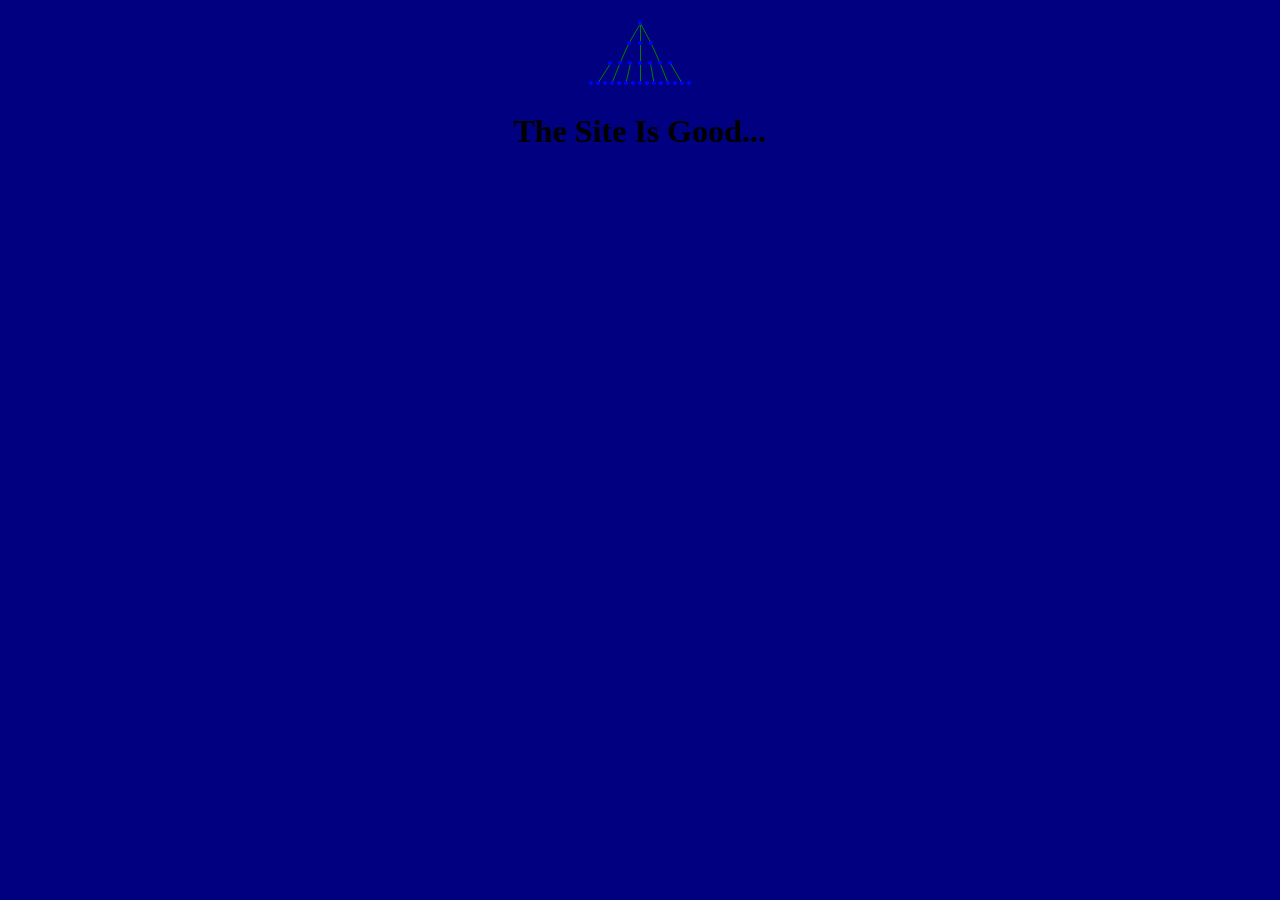
<file: index.html>
<!DOCTYPE html>
<html lang="ru">
<head>
  <meta charset="utf-8">
  <link rel="chortcut icon" type="image/x-icon" href="favicon.ico">
  <title>Fran1946 site</title>
<style>
body {text-align: center; background: navy;}
</style>
</head>
<body>
<svg width="105" height="80" xmlns="http://www.w3.org/2000/svg" xmlns:xlink="http://www.w3.org/1999/xlink">
<defs>
  <circle x="0.5" y="0.5" r="1.5" style="fill:blue;stroke:blue;" id="junction"/>
</defs>
<path d="M52.5,15.5 v60" stroke="green" fill="none"/>
<path d="M52.5,15.5 63,35 72,55 80,75" stroke="green" fill="none"/>
<path d="M52.5,15.5 41,35 32,55 24,75" stroke="green" fill="none"/>
<path d="M22.5,55.5 10,75" stroke="green" fill="none"/>
<path d="M42.5,55.5 38,75" stroke="green" fill="none"/>
<path d="M62.5,55.5 66,75" stroke="green" fill="none"/>
<path d="M82.5,55.5 94,75" stroke="green" fill="none"/>
<!-- Соединения -->
<use xlink:href="#junction" transform="translate(52,15)"/>

<use xlink:href="#junction" transform="translate(41,35)"/>
<use xlink:href="#junction" transform="translate(52,35)"/>
<use xlink:href="#junction" transform="translate(63,35)"/>

<use xlink:href="#junction" transform="translate(22,55)"/>
<use xlink:href="#junction" transform="translate(32,55)"/>
<use xlink:href="#junction" transform="translate(42,55)"/>
<use xlink:href="#junction" transform="translate(52,55)"/>
<use xlink:href="#junction" transform="translate(62,55)"/>
<use xlink:href="#junction" transform="translate(72,55)"/>
<use xlink:href="#junction" transform="translate(82,55)"/>


<use xlink:href="#junction" transform="translate(3,75)"/>
<use xlink:href="#junction" transform="translate(10,75)"/>
<use xlink:href="#junction" transform="translate(17,75)"/>
<use xlink:href="#junction" transform="translate(24,75)"/>
<use xlink:href="#junction" transform="translate(31,75)"/>
<use xlink:href="#junction" transform="translate(38,75)"/>
<use xlink:href="#junction" transform="translate(45,75)"/>

<use xlink:href="#junction" transform="translate(52,75)"/>

<use xlink:href="#junction" transform="translate(59,75)"/>
<use xlink:href="#junction" transform="translate(66,75)"/>
<use xlink:href="#junction" transform="translate(73,75)"/>
<use xlink:href="#junction" transform="translate(80,75)"/>
<use xlink:href="#junction" transform="translate(87,75)"/>
<use xlink:href="#junction" transform="translate(94,75)"/>
<use xlink:href="#junction" transform="translate(101,75)"/>
</svg>

<h1>The Site Is Good...</h1>
  <script>/*
    <link rel="shortcut icon" type="image/png" href="favicon.png">
  
  */</script>
</body></html>
</file>
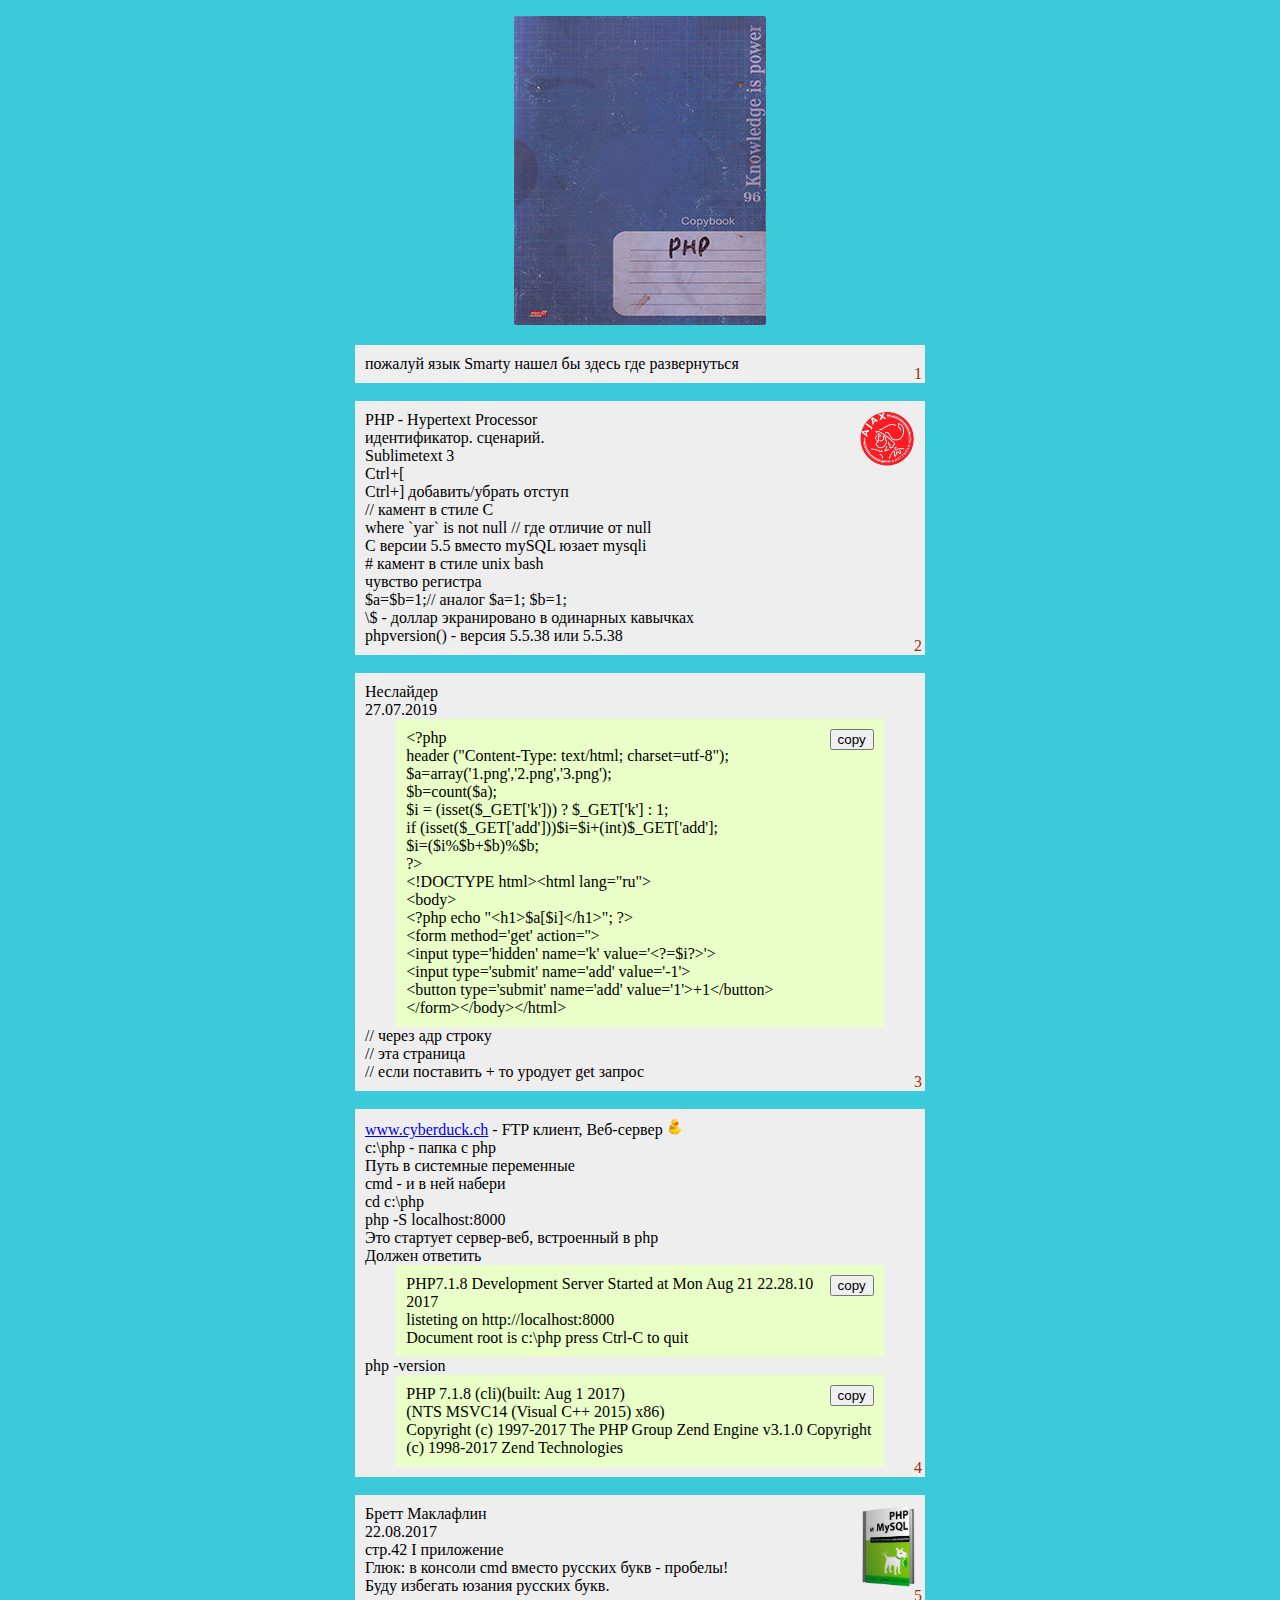
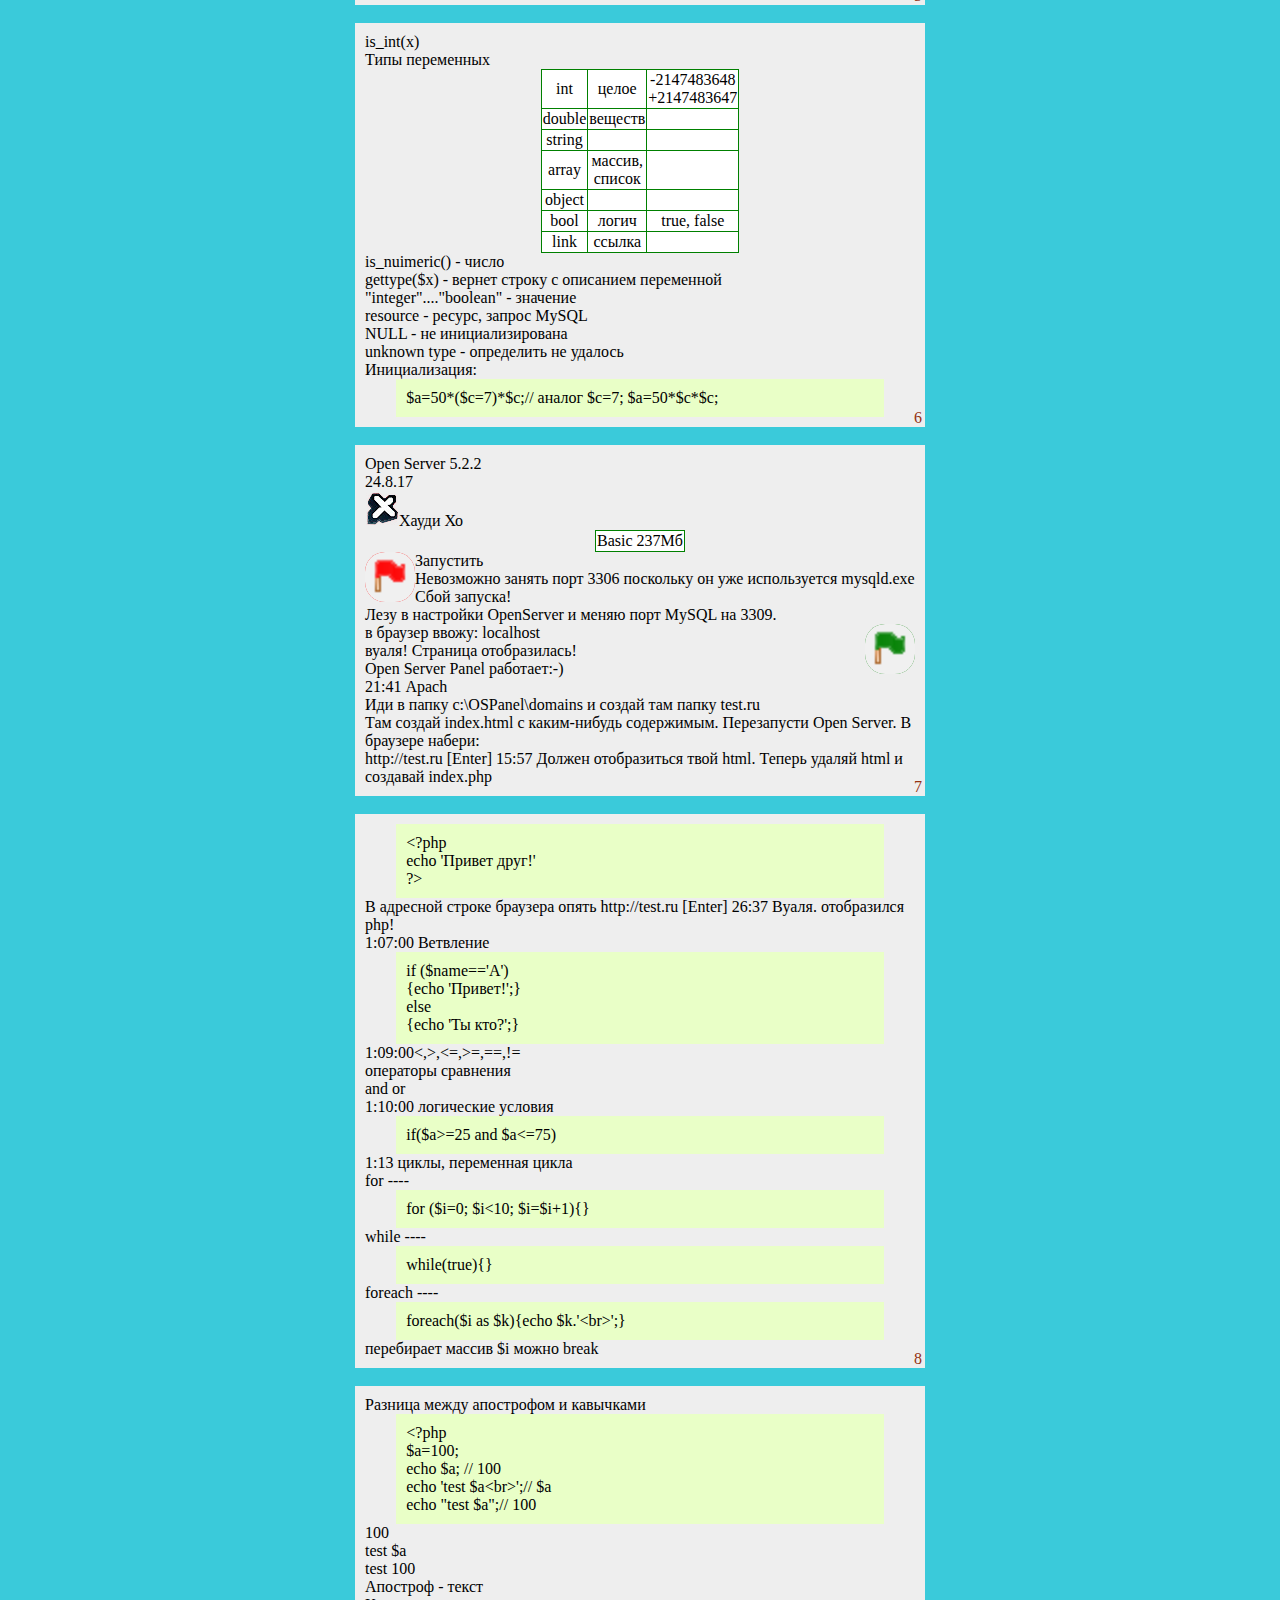
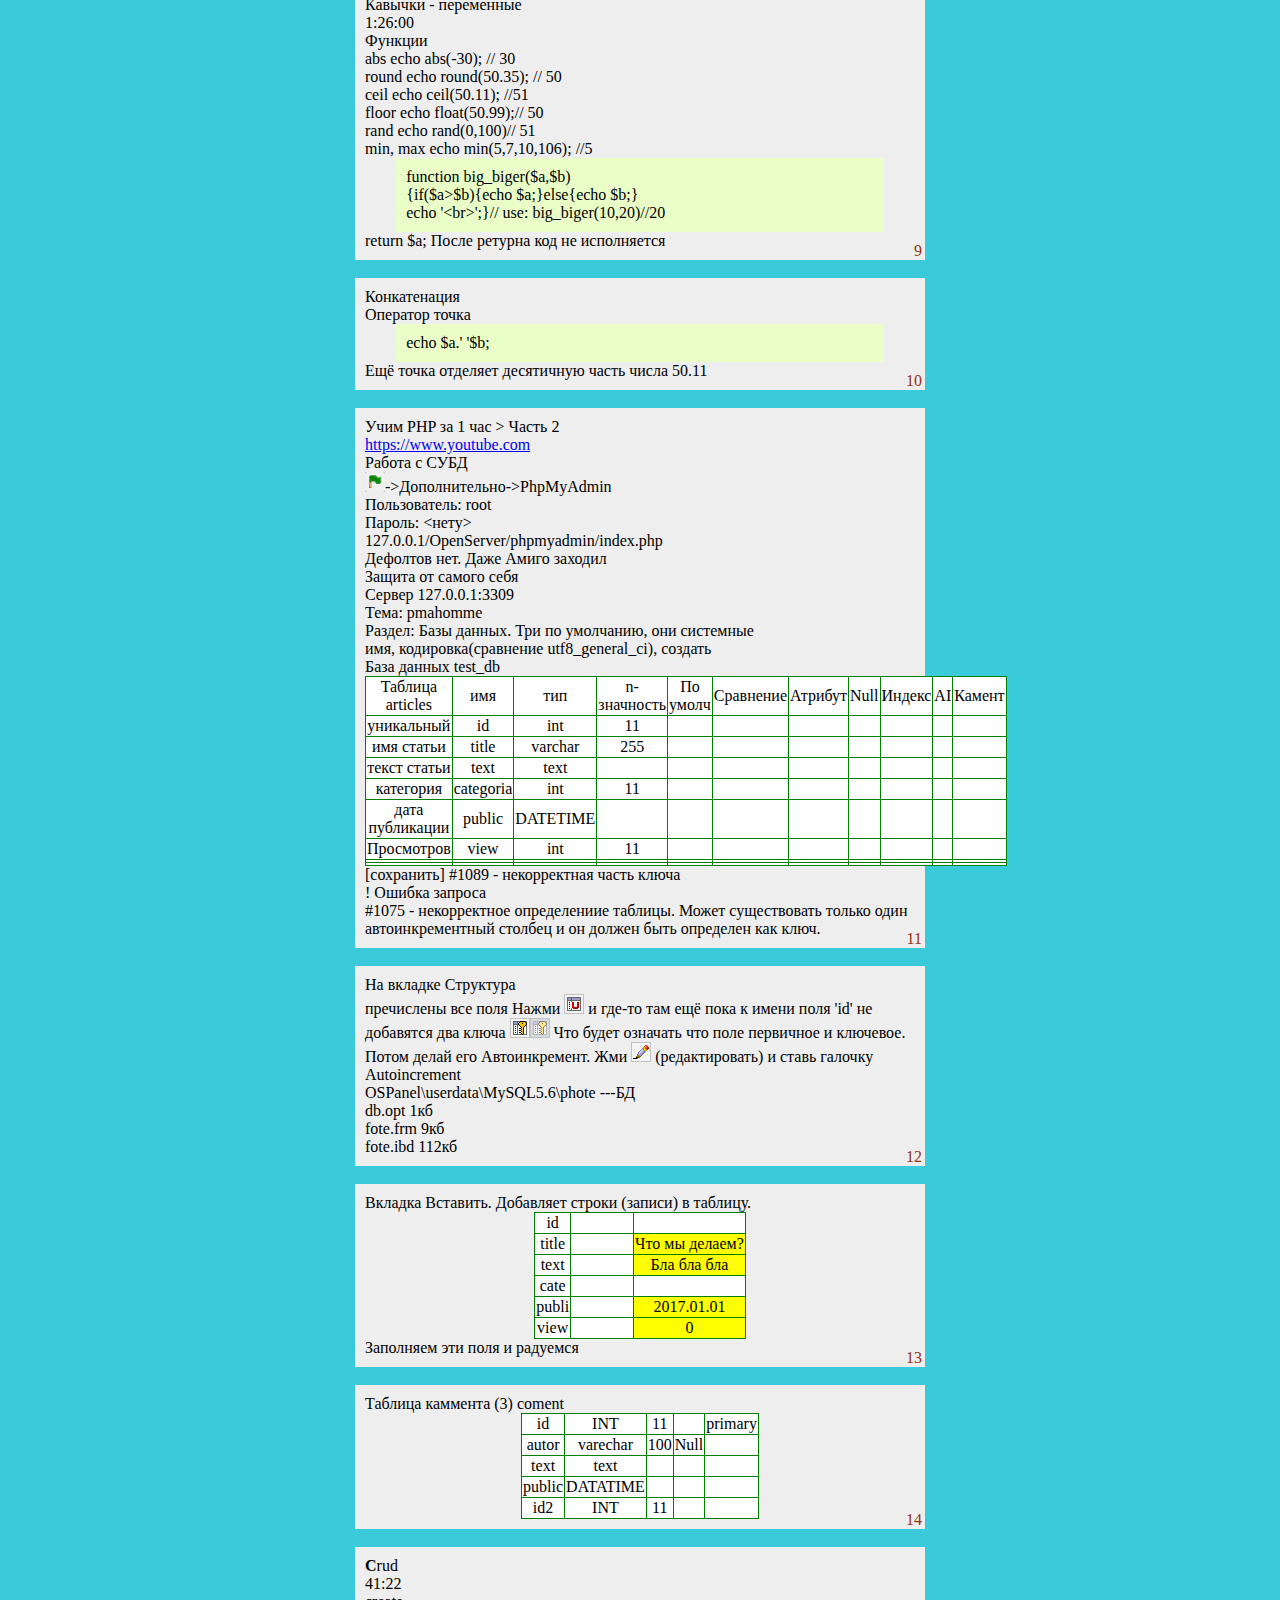
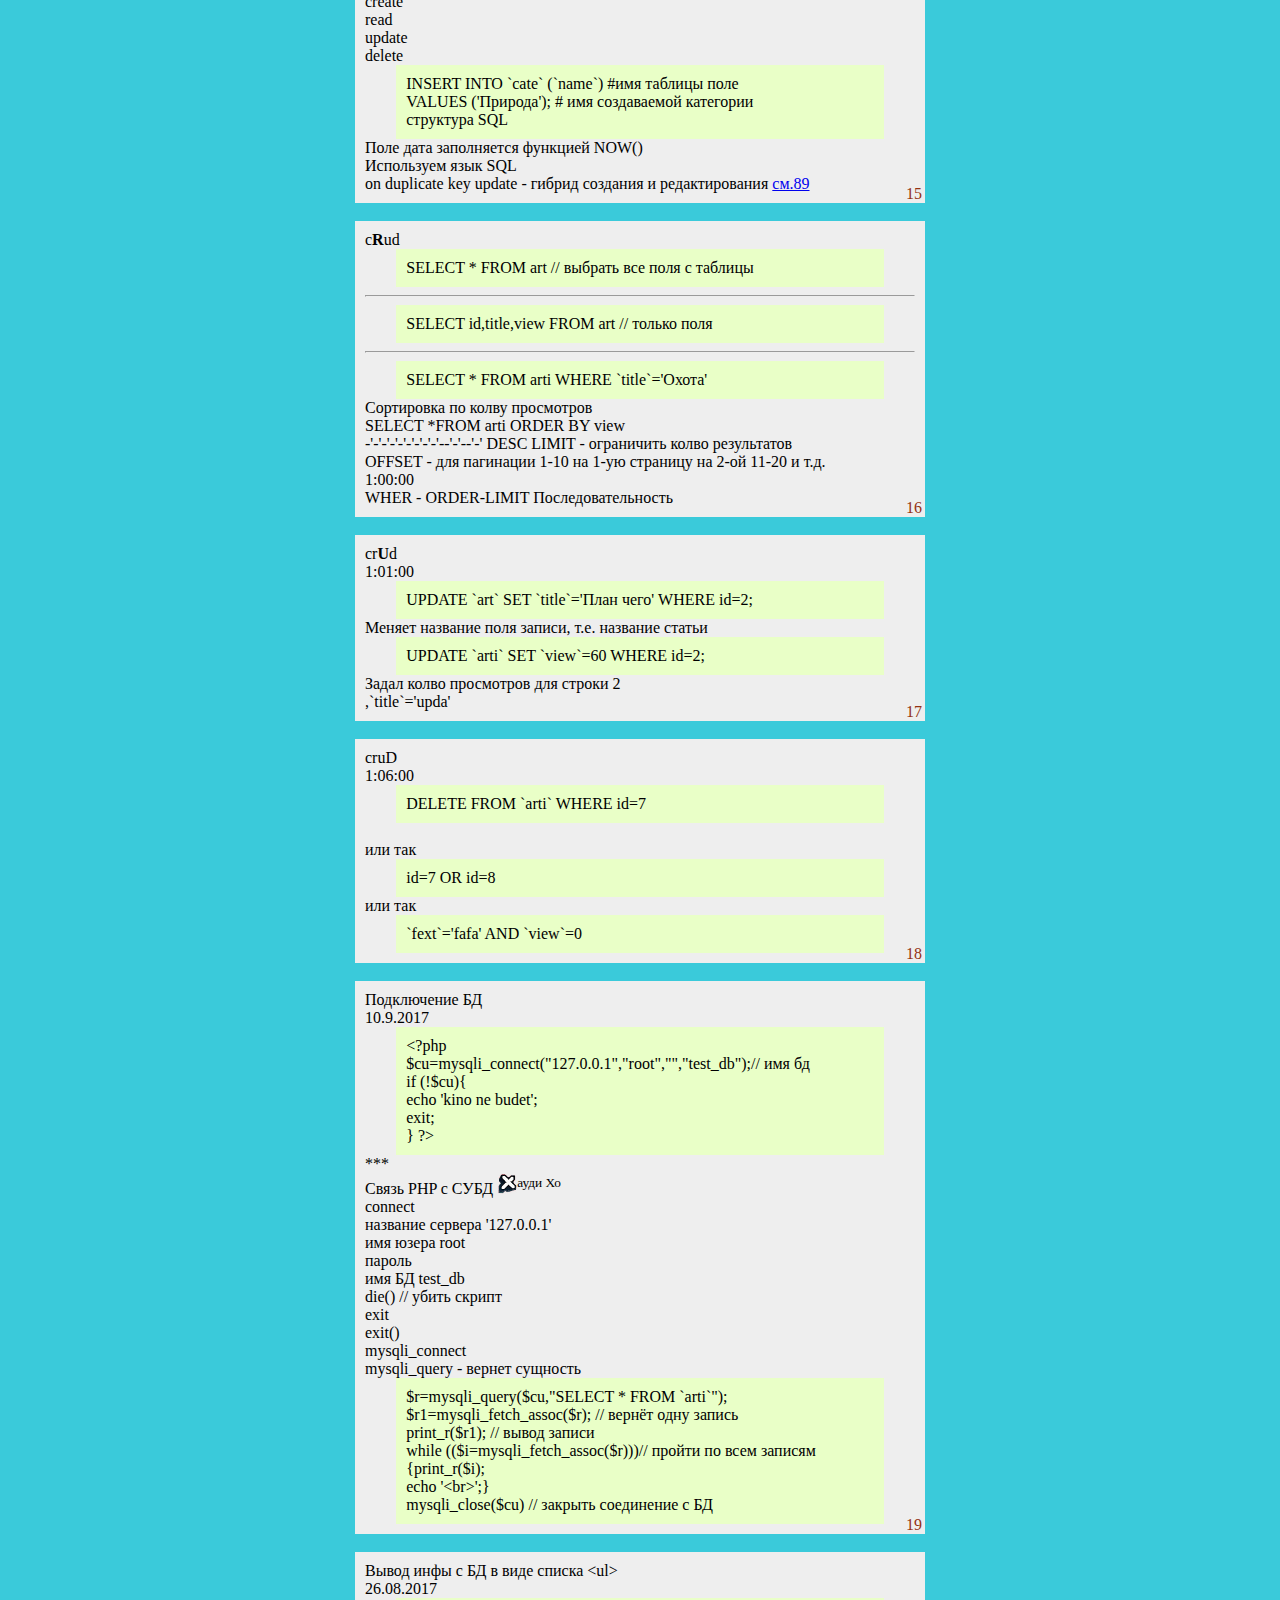
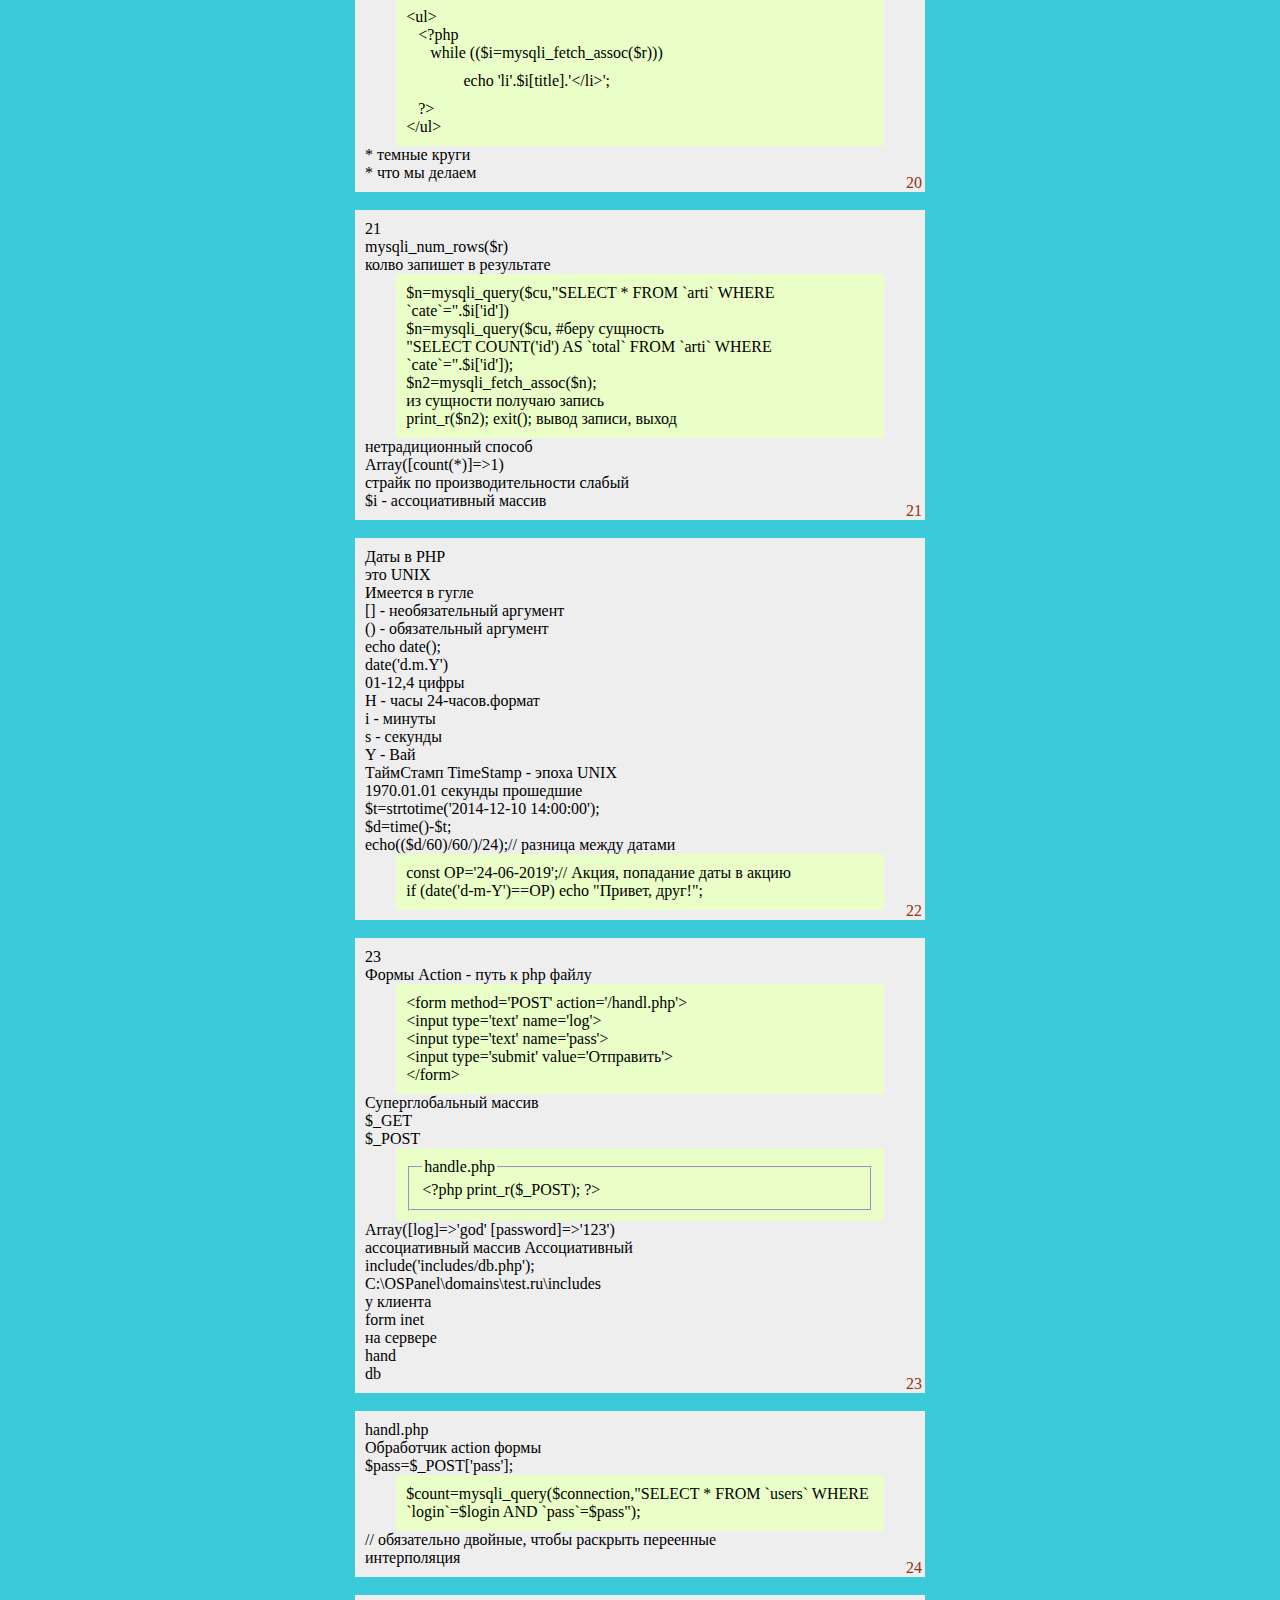
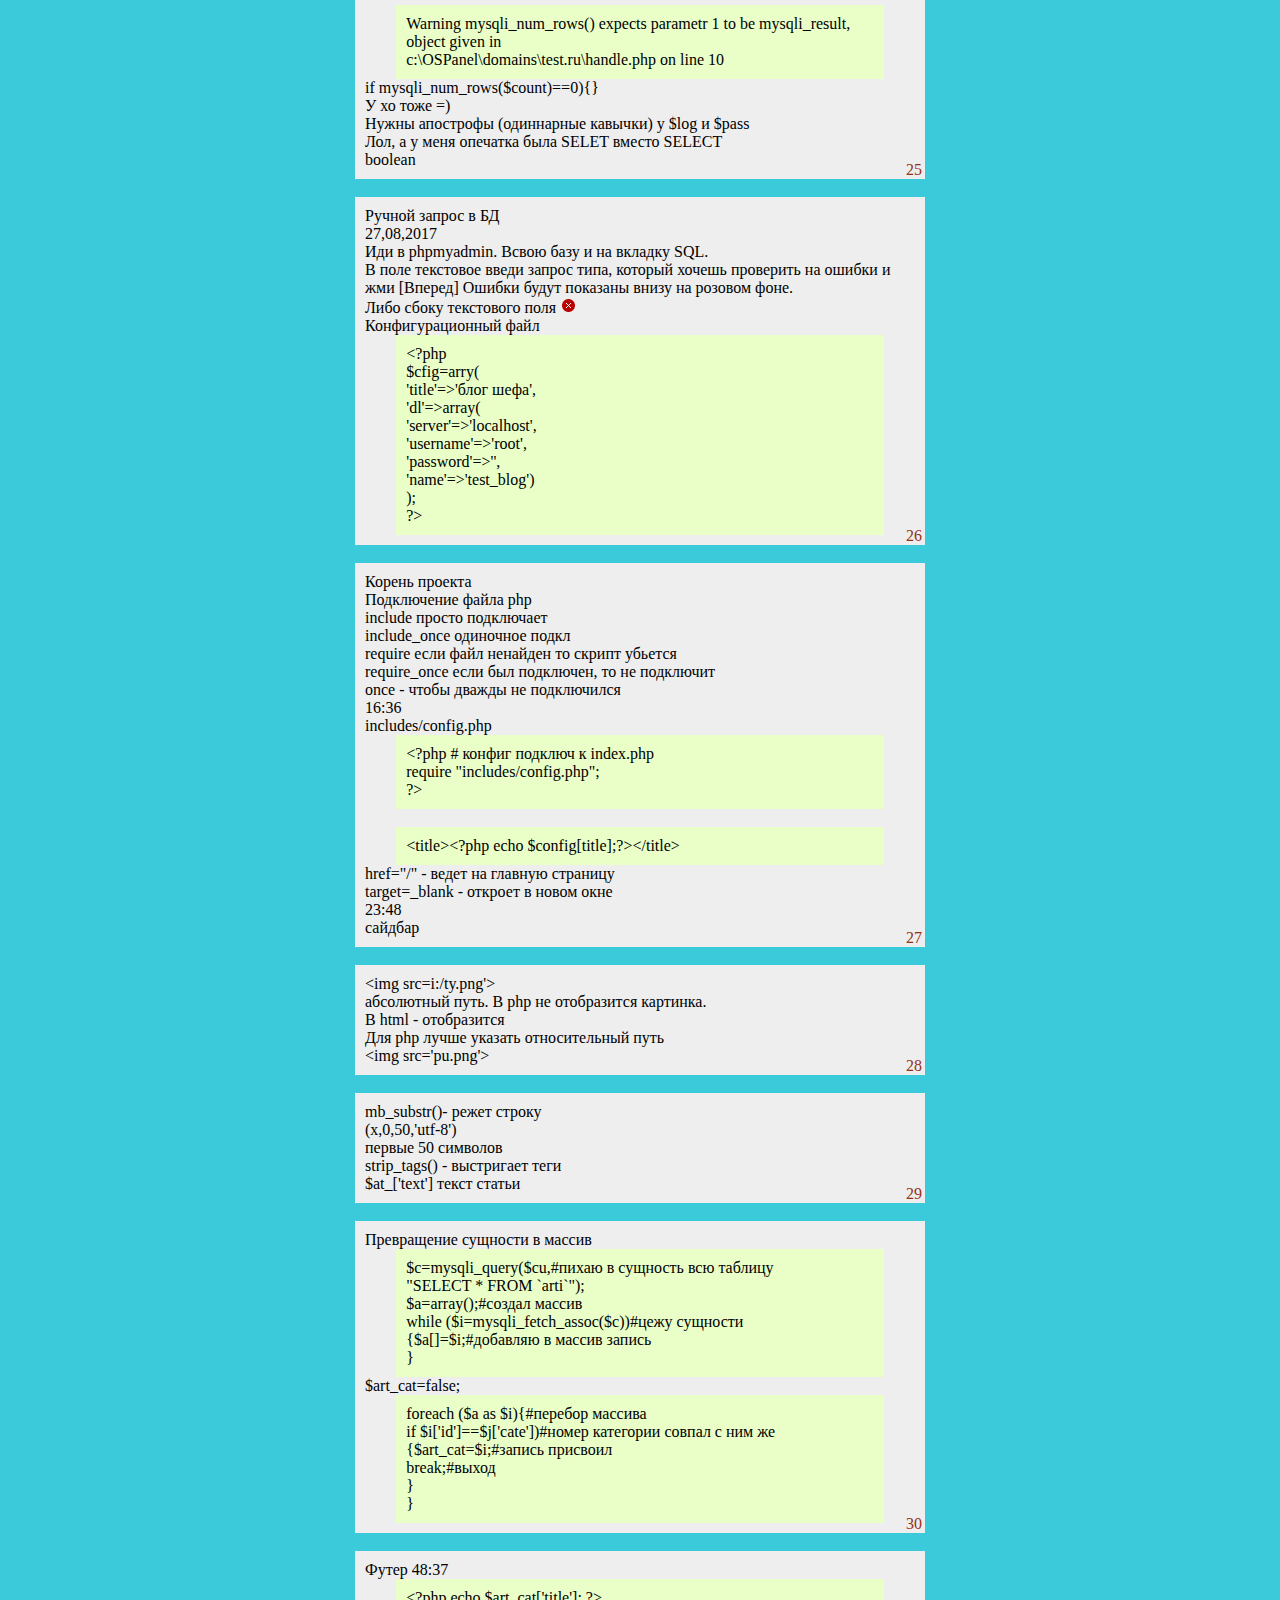
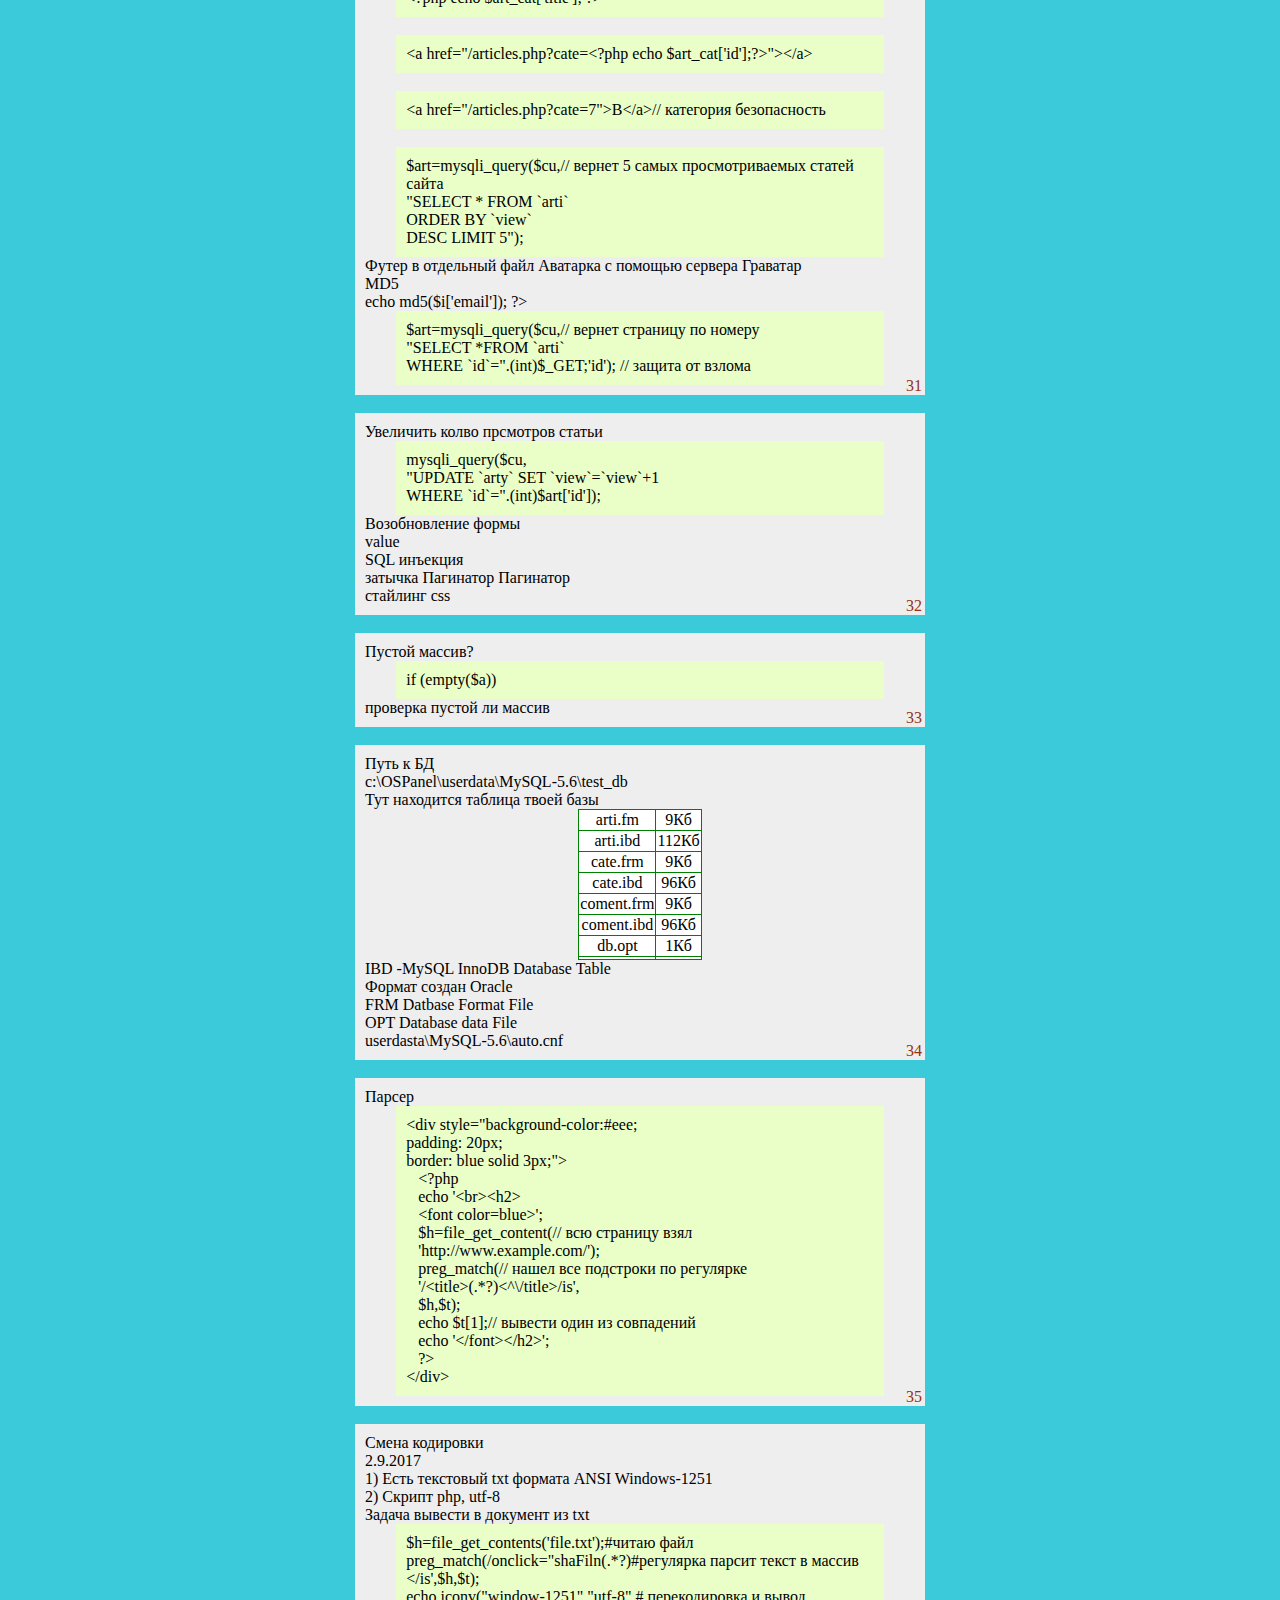
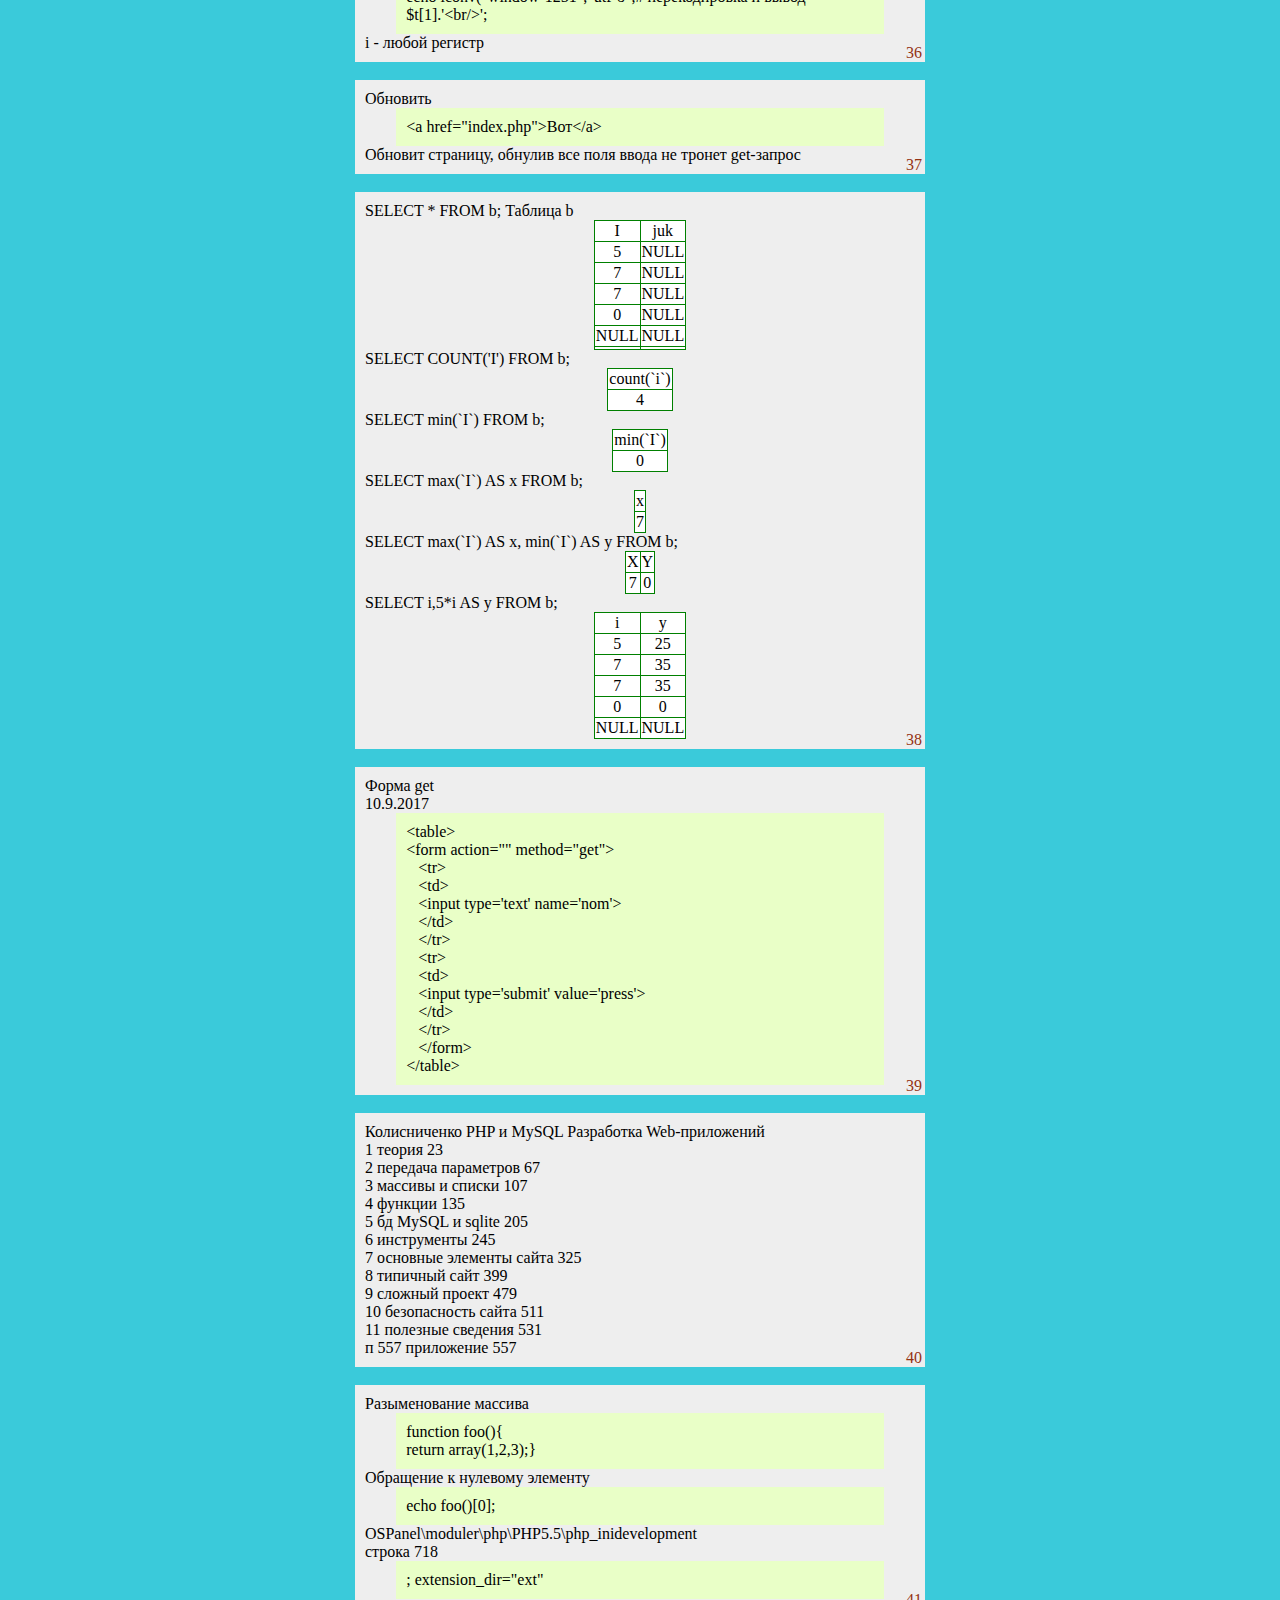
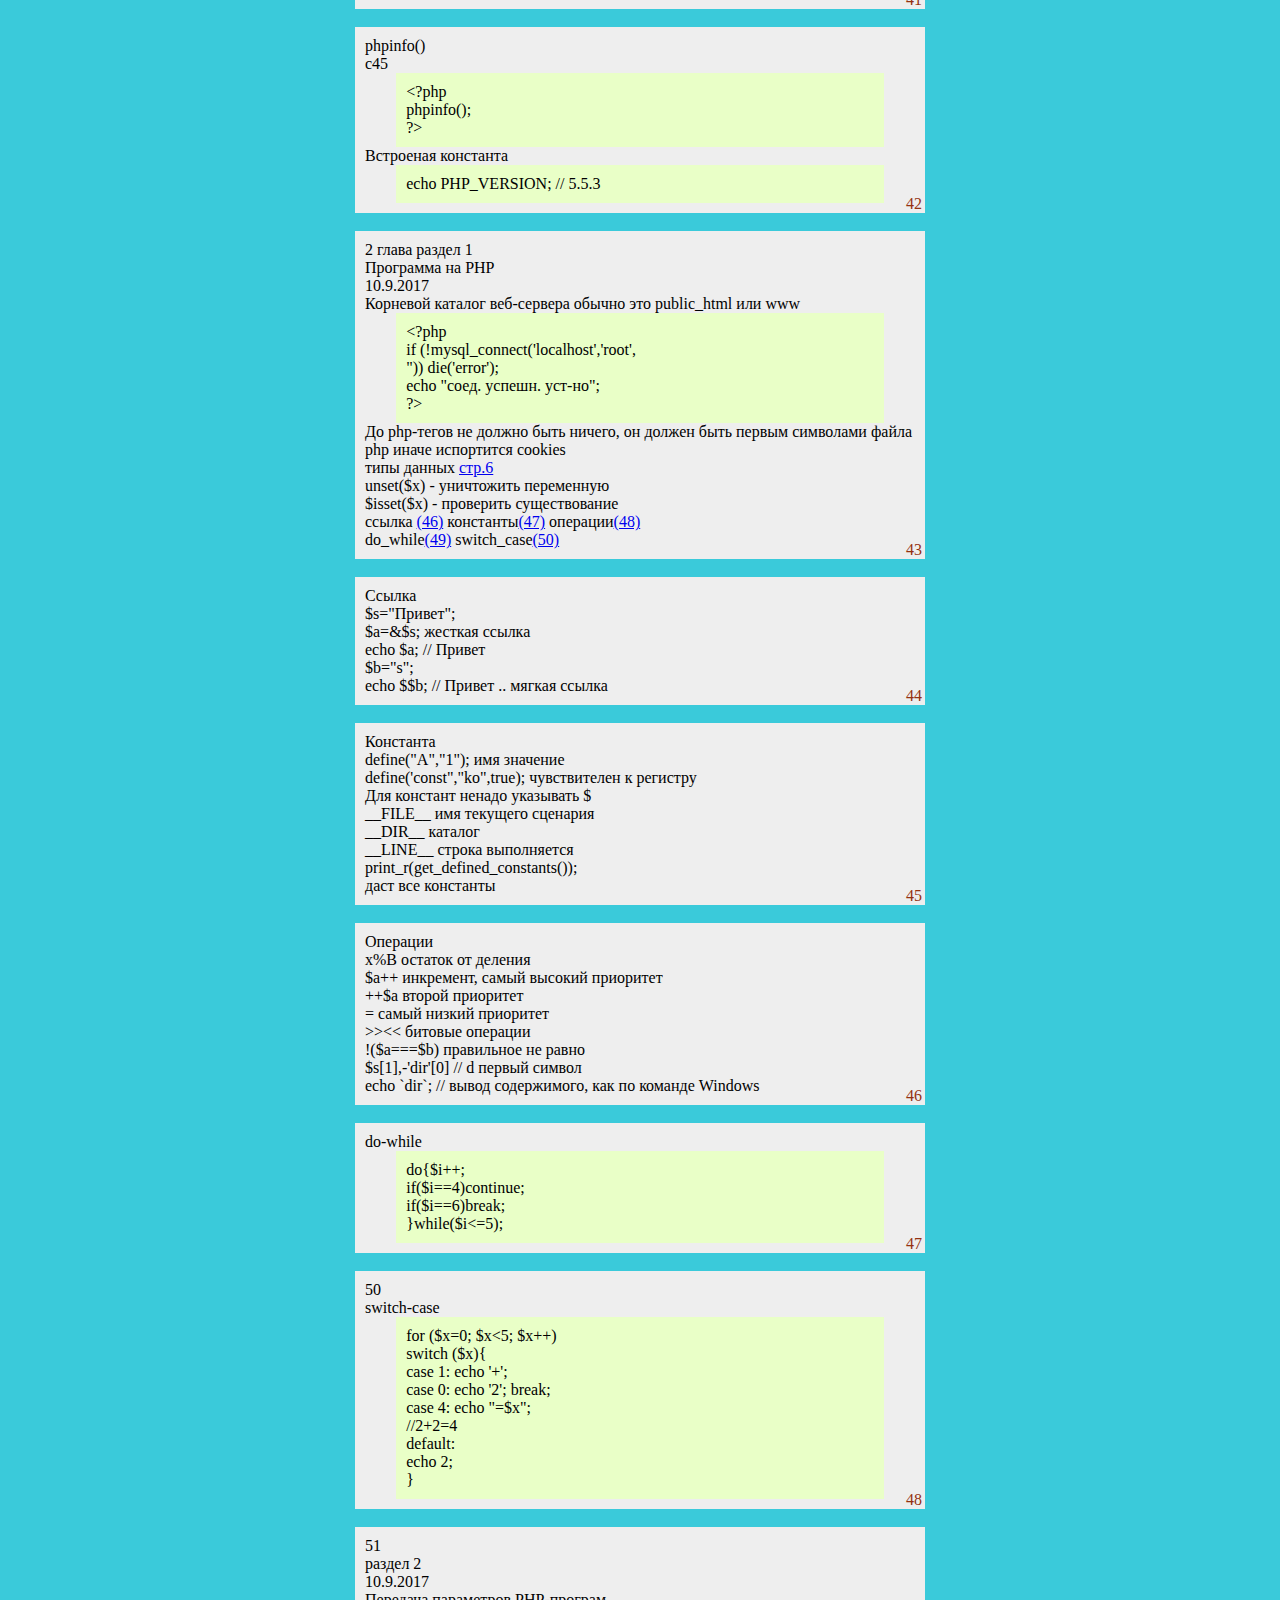
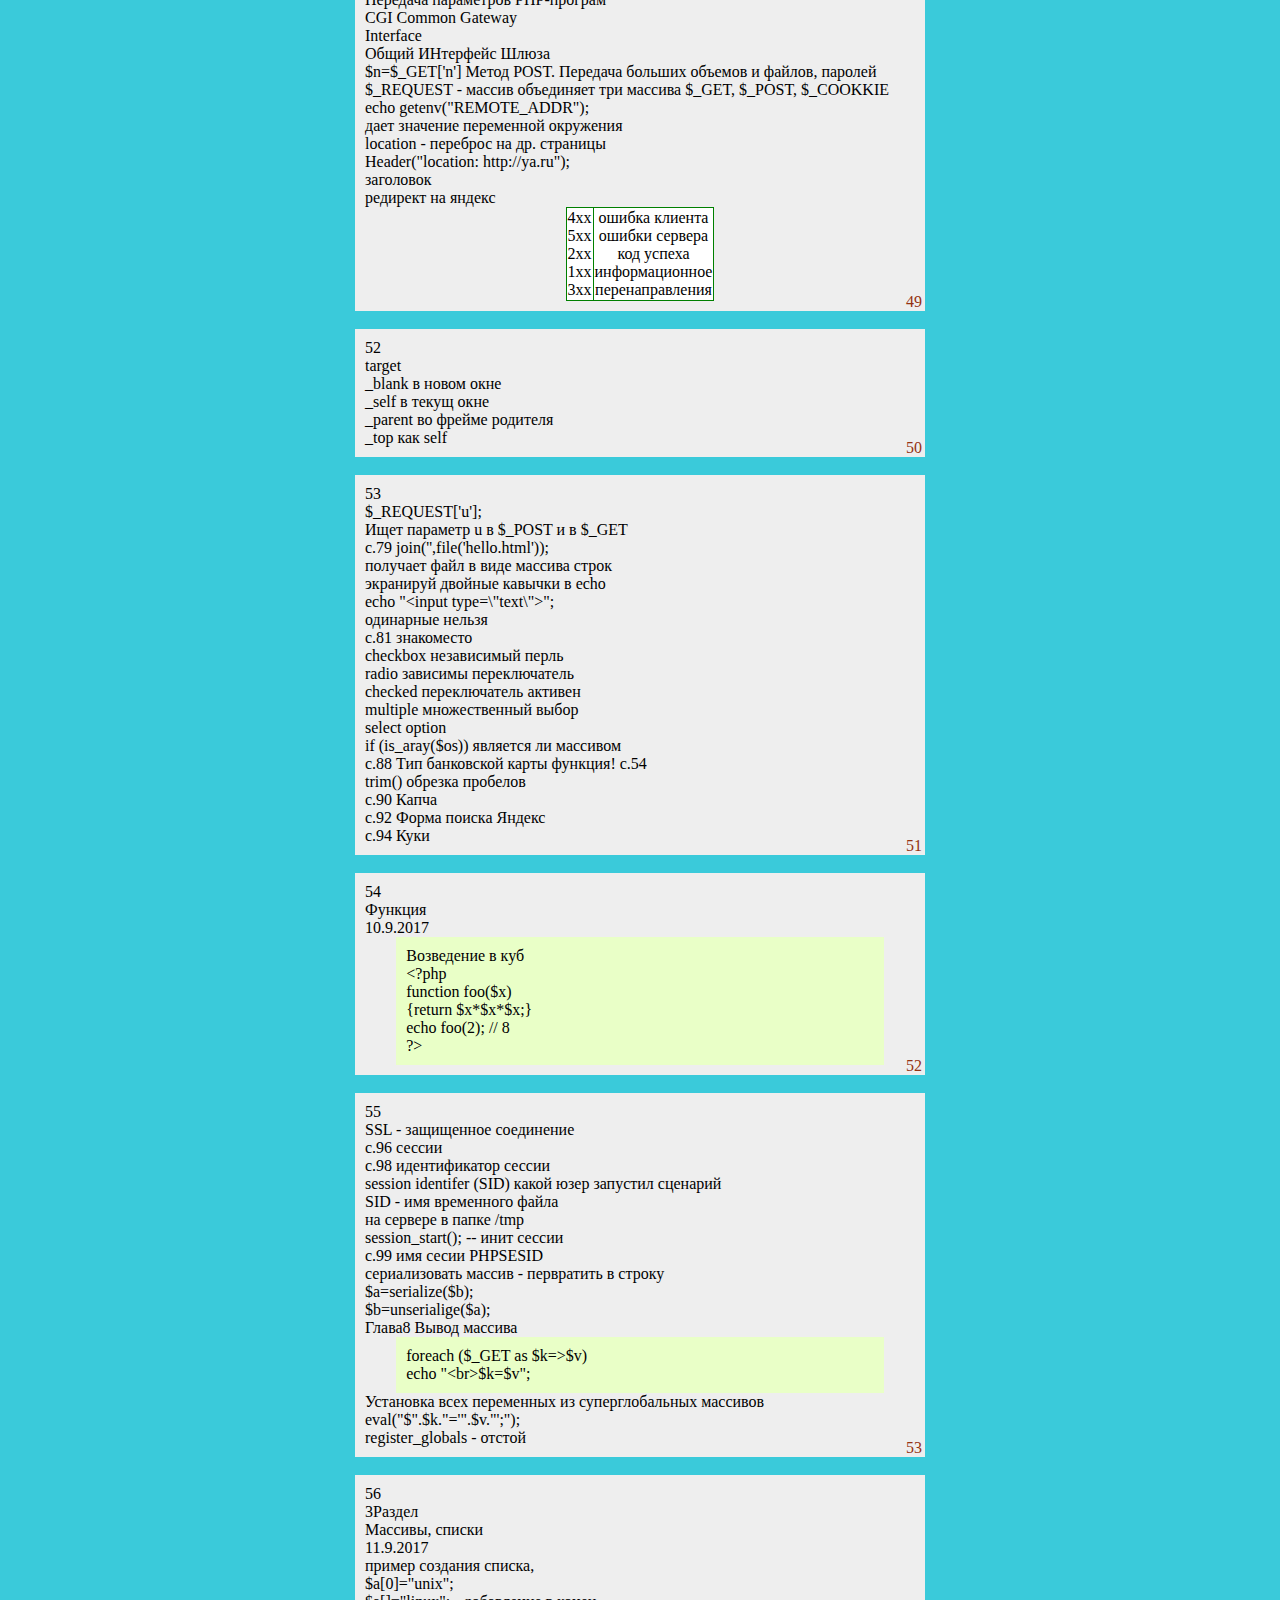
<file: p7/index.html>
<!DOCTYPE html PUBLIC "-//W3C//DTD XHTML 1.0 Strict//EN" "http://www.w3.org/TR/xhtml1/DTD/xhtml1-strict.dtd">
<html xmlns="http://www.w3.org/1999/xhtml">
<head>
<meta http-equiv="Content-Type" content="text/html; charset=UTF8" />
<link rel="chortcut icon" type="image/x-icon" href="favicon.ico">
<style>
body {text-align: center; background: #3ACADA;}
.biv {border-radius: 15px;}
.okey {border-radius: 3px 3px 3px 3px; background: #4a568c;}
.fg {border-radius: 20px; background: red; width: 50px;}
.fg2 {border-radius: 2px; background: green; width: 20px;}
.key0 {background-image: url(key.png); width: 20px; height: 20px; background-position: 0px 0px;}
.key1 {background-image: url(key.png); width: 20px; height: 20px; background-position: -20px 0px;}
.key2 {background-image: url(key.png); width: 20px; height: 20px; background-position: -40px 0px;}
.key3 {background-image: url(key.png); width: 20px; height: 20px; background-position: -60px 0px;}
.kod {padding: 10px; background: #e9ffc7; width: 85%; text-align: left; margin: auto; color: #000;}
.no {position: relative; counter-increment: num;}
.no::after {content: counter(num);  position: absolute;  bottom: 0;  right: 3px; color:#943212;}
.no1 {padding: 10px; background: #eee; width: 350px;text-align: left; margin: auto;}
.no2 {padding: 10px; background: #eee; width: 400px;text-align: left; margin: auto;}
.no3 {padding: 10px; background: #eee; width: 450px;text-align: left; margin: auto;}
.no4{padding: 10px; background: #eee; width: 500px;text-align: left; margin: auto;}
.no5{padding: 10px; background: #eee; width: 550px;text-align: left; margin: auto;}
.no6{padding: 10px; background: #eee; width: 600px;text-align: left; margin: auto;}
.no7{padding: 10px; background: #eee; width: 650px;text-align: left; margin: auto;}
.bbb {text-decoration: underline;font-weight: bold;}
.q {padding-left: 12px;}
table {margin: auto;border-collapse: collapse;}
.t292 td {background: white; text-align: center; border: 1px solid green; margin: auto;}
.img2 {width:32px; height: 32px; background-image: url(icon866.png);}
.cross {width:21px; height: 18px; background-image: url(cross.png); color: #c75050;}
</style>
<title>PHP - conspectum patronum</title>
</head>
<body>
 <p>
  <img class="okey" src="php1.png" alt="">
 </p>
 <!--
<img src="xoy.png" alt="">
<img src="flag.png" alt="" class="fg">
<img src="flag.png" alt="" class="fg" style="background: blue;">
<img src="flag.png" alt="" class="fg" style="background: #f58220;">
<img src="ajax.png" alt="" width=55>
-->
<p>
 
<div class="no no5"><a id="y"></a>
пожалуй язык Smarty нашел бы здесь где развернуться<br></div><br>
 
<div class="no no5"><a id="y1"></a>
<img src="ajax.png" alt="" width=55 align="right">
PHP - Hypertext Processor<br>
идентификатор. сценарий.<br>
Sublimetext 3<br>
Ctrl+[<br>
Ctrl+] добавить/убрать отступ<br>
// камент в стиле С<br>
where `yar` is not null // где отличие от null<br>
С версии 5.5 вместо mySQL юзает mysqli<br>
# камент в стиле unix bash<br>
чувство регистра<br>
$a=$b=1;// аналог $a=1; $b=1;<br>
\$ - доллар экранировано в одинарных кавычках<br>
phpversion() - версия 5.5.38 или 5.5.38</div><br>
 
<div class="no no5"><a id="y2"></a>


Неслайдер<br>
27.07.2019<div class="kod" id="k2">

<!-- <div style="float:right;"><button onclick="ff(k2);" value="copy">  </button></div>-->
<div style="float:right;"><input type="button" value="copy" onclick="ff(k2);"></div>
&lt;?php<br>
header ("Content-Type: text/html; charset=utf-8");<br>
$a=array('1.png','2.png','3.png');<br>
$b=count($a);<br>
$i = (isset($_GET['k'])) ? $_GET['k'] : 1;<br>
if (isset($_GET['add']))$i=$i+(int)$_GET['add'];<br>
$i=($i%$b+$b)%$b;<br>
?&gt;<br>
&lt;!DOCTYPE html&gt;&lt;html lang="ru"&gt;<br>
&lt;body&gt;<br>
&lt;?php echo "&lt;h1&gt;$a[$i]&lt;/h1&gt;"; ?&gt;<br>
&lt;form method='get' action=''&gt;<br>
&lt;input type='hidden' name='k' value='&lt;?=$i?&gt;'&gt;<br>
&lt;input type='submit' name='add' value='-1'&gt;<br>
&lt;button type='submit' name='add' value='1'&gt;+1&lt;/button&gt;<br>
&lt;/form&gt;&lt;/body&gt;&lt;/html&gt;</div>
// через адр строку<br>
// эта страница<br>
// если поставить + то уродует get запрос</div><br>
 
<div class="no no5"><a id="y3"></a>
<a href="https://cyberduck.io/">www.cyberduck.ch</a> - FTP клиент, Веб-сервер <img src="duck.ico" alt=""><br>
c:\php - папка с php<br>
Путь в системные переменные<br>
cmd - и в ней набери<br>
cd c:\php<br>
php -S localhost:8000<br>
Это стартует сервер-веб, встроенный в php<br>
Должен ответить<div class="kod" id="k3v1">
<div style="float:right;"><input type="button" value="copy" onclick="ff(k3v1);"></div>
PHP7.1.8 Development Server Started at Mon Aug 21 22.28.10 2017<br>
listeting on http://localhost:8000<br>
Document root is c:\php press Ctrl-C to quit</div>
php -version<div class="kod" id="k3v2">
<div style="float:right;"><input type="button" value="copy" onclick="ff(k3v2);"></div>
PHP 7.1.8 (cli)(built: Aug 1 2017)<br>
(NTS MSVC14 (Visual C++ 2015) x86)<br>
Copyright (c) 1997-2017 The PHP Group Zend Engine v3.1.0 Copyright (c) 1998-2017 Zend Technologies</div></div><br>
 
<div class="no no5"><a id="y5"></a>
<img src="bret.png" alt="" align="right" width=53>
Бретт Маклафлин<br>
22.08.2017<br>
стр.42 I приложение<br>
Глюк: в консоли cmd вместо русских букв - пробелы!<br>
Буду избегать юзания русских букв.<br></div><br>
 
<div class="no no5"><a id="y6"></a>
is_int(x)<br>
Типы переменных<br>
<table class="t292"><tr><td>
int</td><td> целое</td><td> -2147483648<br> +2147483647</td></tr><tr><td>
double </td><td> веществ</td><td> </td></tr><tr><td>
string </td><td> </td><td> </td></tr><tr><td>
array </td><td> массив, <br>список</td><td> </td></tr><tr><td>
object </td><td> </td><td> </td></tr><tr><td>
bool </td><td> логич</td><td> true, false</td></tr><tr><td>
link </td><td> ссылка</td><td> </td></tr>
</table>

is_nuimeric() - число<br>
gettype($x) - вернет строку с описанием переменной<br>
"integer"...."boolean" - значение<br>
resource - ресурс, запрос MySQL<br>
NULL - не инициализирована<br>
unknown type -  определить не удалось<br>
Инициализация:<div class="kod">
$a=50*($c=7)*$c;// аналог $c=7; $a=50*$c*$c;</div></div><br>
 
<div class="no no5"><a id="y7"></a>

Open Server 5.2.2<br>
24.8.17<br>
<img src="xoy.png" alt="">Хауди Хо<br>
<table class="t292"><tr><td>Basic 237Мб</td></tr>
</table>
<img src="flag.png" alt="" class="fg" align="left"> Запустить<br>
Невозможно занять порт 3306 поскольку он уже  используется mysqld.exe<br>
Сбой запуска!<br>
Лезу в настройки OpenServer и меняю порт MySQL на 3309.<br>
<img src="flag.png" alt="" class="fg" style="background: green;" align="right">
в браузер ввожу: localhost<br>
вуаля! Страница отобразилась!<br>
Open Server Panel работает:-)<br>
21:41 Apach<br>
Иди в папку c:\OSPanel\domains и создай там папку test.ru<br>
Там создай index.html с каким-нибудь содержимым. Перезапусти Open Server. В браузере набери:<br>
http://test.ru [Enter]
15:57 Должен отобразиться твой html. Теперь удаляй html и создавай index.php<br></div><br>
 
<div class="no no5"><a id="y8"></a><div class="kod">
&lt;?php<br>
echo 'Привет друг!'<br>
?&gt;</div>
В адресной строке браузера опять http://test.ru [Enter]
26:37 Вуаля. отобразился php!<br>
1:07:00 Ветвление<div class="kod">
if ($name=='A')<br>
{echo 'Привет!';}<br>
else<br>
{echo 'Ты кто?';}</div>

1:09:00&lt;,&gt;,&lt;=,&gt;=,==,!=<br>
операторы сравнения<br>
and or<br>
1:10:00 логические условия<div class="kod">
if($a&gt;=25 and $a&lt;=75)</div>
1:13 циклы, переменная цикла<br>
for ---- <div class="kod">for ($i=0; $i&lt;10; $i=$i+1){}</div>
while ---- <div class="kod">while(true){}</div>
foreach ---- <div class="kod">foreach($i as $k){echo $k.'&lt;br&gt;';}</div>
перебирает массив $i   можно break<br></div><br>
 
<div class="no no5"><a id="y9"></a>
Разница между апострофом и кавычками<div class="kod">
&lt;?php<br>
$a=100;<br>
echo $a; // 100<br>
echo 'test $a&lt;br&gt;';// $a<br>
echo "test $a";// 100</div>
100<br>
test $a<br>
test 100<br>
Апостроф - текст<br>
Кавычки - переменные<br>
1:26:00<br>
Функции<br>
abs echo abs(-30); // 30<br>
round echo round(50.35); // 50<br>
ceil  echo ceil(50.11); //51<br>
floor echo float(50.99);// 50<br>
rand echo rand(0,100)// 51<br>
min, max echo min(5,7,10,106); //5<div class="kod">
function big_biger($a,$b)<br>
{if($a&gt;$b){echo $a;}else{echo $b;}<br>
echo '&lt;br&gt;';}// use: big_biger(10,20)//20</div>
return $a; После ретурна код не исполняется<br></div><br>
 
<div class="no no5"><a id="y10"></a>
Конкатенация<br>
Оператор точка<div class="kod">
echo $a.' '$b;</div>
Ещё точка отделяет десятичную часть числа 50.11<br></div><br>
 
<div class="no no5"><a id="y11"></a>
Учим PHP за 1 час &gt; Часть 2<br>
<a href="https://www.youtube.com/watch?v=vJRL_MKoX9M">https://www.youtube.com</a><br>
Работа с СУБД<br>
<img src="flag.png" class="fg2" alt="">-&gt;Дополнительно-&gt;PhpMyAdmin<br>
Пользователь: root<br>
Пароль: &lt;нету&gt;<br>
127.0.0.1/OpenServer/phpmyadmin/index.php<br>
Дефолтов нет. Даже Амиго заходил<br>
Защита от самого себя<br>
Сервер 127.0.0.1:3309<br>
Тема: pmahomme<br>
Раздел: Базы данных. Три по умолчанию, они системные<br>
имя, кодировка(сравнение utf8_general_ci), создать<br>
База данных test_db<br>

<table class="t292"><tr><td>

Таблица articles</td><td>имя</td><td>тип</td><td>n-значность</td><td>По умолч</td><td>Сравнение</td><td>Атрибут</td><td>Null</td><td>Индекс</td><td>AI</td><td>Камент</td></tr><tr><td>
уникальный</td><td>id</td><td>int</td><td>11</td><td></td><td></td><td></td><td></td><td></td><td></td><td></td></tr><tr><td>
имя статьи</td><td>title</td><td>varchar</td><td>255</td><td></td><td></td><td></td><td></td><td></td><td></td><td></td></tr><tr><td>
текст статьи</td><td>text</td><td>text</td><td></td><td></td><td></td><td></td><td></td><td></td><td></td><td></td></tr><tr><td>
категория</td><td>categoria</td><td>int</td><td>11</td><td></td><td></td><td></td><td></td><td></td><td></td><td></td></tr><tr><td>
дата публикации</td><td>public</td><td>DATETIME</td><td></td><td></td><td></td><td></td><td></td><td></td><td></td><td></td></tr><tr><td>
Просмотров</td><td>view</td><td>int</td><td>11</td><td></td><td></td><td></td><td></td><td></td><td></td><td></td></tr><tr><td>
</td><td></td><td></td><td></td><td></td><td></td><td></td><td></td><td></td><td></td><td></td></tr><tr><td>
</td><td></td><td></td><td></td><td></td><td></td><td></td><td></td><td></td><td></td><td></td></tr></table>


[сохранить]
#1089 - некорректная часть ключа<br>

! Ошибка запроса<br>
#1075 - некорректное определениие таблицы. Может существовать только один автоинкрементный столбец и он должен быть определен как ключ.<br></div><br>
 
<div class="no no5"><a id="y12"></a>

На вкладке Структура<br>
пречислены все поля Нажми <img class="key2" alt=""> и где-то там ещё пока к имени поля 'id' не добавятся два ключа <img class="key1" alt=""><img class="key3" alt=""> Что будет означать что поле первичное и ключевое. Потом делай его Автоинкремент. Жми <img class="key0" alt=""> (редактировать) и ставь галочку Autoincrement<br>
OSPanel\userdata\MySQL5.6\phote ---БД<br>
db.opt 1кб<br>
fote.frm 9кб<br>
fote.ibd 112кб<br></div><br>
 
<div class="no no5"><a id="y13"></a>
Вкладка Вставить. Добавляет строки (записи) в таблицу.<br>
<table class="t292">
<tr><td> id</td><td>  &nbsp;&nbsp;&nbsp;&nbsp;&nbsp;&nbsp;&nbsp;&nbsp;&nbsp;&nbsp;&nbsp;&nbsp;&nbsp;&nbsp;&nbsp;</td><td> </td></tr> 
<tr><td> title</td><td></td><td style="background: yellow;"> Что мы делаем?</td></tr> 
<tr><td> text</td><td> </td><td style="background: yellow;"> Бла бла бла</td></tr> 
<tr><td> cate</td><td> </td><td> </td></tr> 
<tr><td> publi</td><td> </td><td style="background: yellow;"> 2017.01.01</td></tr> 
<tr><td> view</td><td> </td><td style="background: yellow;"> 0</td></tr> 
</table>

Заполняем эти поля и радуемся<br></div><br>
 
<div class="no no5"><a id="y14"></a>
Таблица каммента (3) coment<br>


<table class="t292">
<tr><td> id</td><td> INT</td><td> 11</td><td> </td><td> primary</td></tr>
<tr><td> autor</td><td> varechar</td><td> 100</td><td> Null</td><td> </td></tr>
<tr><td> text</td><td> text</td><td> </td><td> </td><td> </td></tr>
<tr><td> public</td><td> DATATIME</td><td> </td><td> </td><td> </td></tr>
<tr><td> id2</td><td> INT</td><td> 11</td><td> </td><td> </td></tr>
</table></div><br>
 
<div class="no no5"><a id="y15"></a>
<b>C</b>rud<br>
41:22<br>
create<br>
read<br>
update<br>
delete<div class="kod">
INSERT INTO `cate` (`name`) #имя таблицы  поле<br>
VALUES ('Природа'); # имя создаваемой категории<br>
структура SQL</div>
Поле дата заполняется функцией NOW()<br>
Используем язык SQL<br>
on duplicate key update - гибрид создания и редактирования <a href="#y89">см.89</a><br></div><br>
 
<div class="no no5"><a id="y16"></a>
c<b>R</b>ud<div class="kod">
SELECT * FROM art // выбрать все поля с таблицы</div><hr><div class="kod">
SELECT id,title,view FROM art // только поля</div><hr><div class="kod">
SELECT * FROM arti WHERE `title`='Охота'</div>
Сортировка по колву просмотров<br>
SELECT *FROM arti ORDER BY view<br>
-'-'-'-'-'-'-'-'-'--'-'--'-' DESC LIMIT - ограничить колво результатов <br>
OFFSET - для пагинации 1-10 на 1-ую страницу на 2-ой 11-20 и т.д.<br>
1:00:00<br>
WHER - ORDER-LIMIT Последовательность<br></div><br>
 
<div class="no no5"><a id="y17"></a>
cr<b>U</b>d<br>
1:01:00<div class="kod">
UPDATE `art` SET `title`='План чего' WHERE id=2;</div>
Меняет название поля записи, т.е. название статьи<div class="kod">
UPDATE `arti` SET `view`=60 WHERE id=2;</div>
Задал колво просмотров для строки 2<br>
,`title`='upda'<br></div><br>
 
<div class="no no5"><a id="y18"></a>
cruD<br>
1:06:00<div class="kod">
DELETE FROM `arti` WHERE id=7</div><br>
или так<div class="kod">
id=7 OR id=8</div>
или так<div class="kod">
`fext`='fafa' AND `view`=0</div></div><br>
 
<div class="no no5"><a id="y19"></a>
Подключение БД<br>
10.9.2017<div class="kod">
&lt;?php<br>
$cu=mysqli_connect("127.0.0.1","root","","test_db");// имя бд<br>
if (!$cu){<br>
	echo 'kino ne budet';<br>
	exit;<br>
}
?&gt;</div>
***<br>
Связь PHP с СУБД   <img src="xoy.png" alt="" width=20><sup>ауди Хо</sup><br>
connect <br>
название сервера '127.0.0.1'<br>
имя юзера root<br>
пароль<br>
имя БД test_db<br>

die() // убить скрипт<br>
exit<br>
exit()<br>
mysqli_connect<br>
mysqli_query - вернет сущность<div class="kod">
$r=mysqli_query($cu,"SELECT * FROM `arti`");<br>
$r1=mysqli_fetch_assoc($r); // вернёт одну запись<br>
print_r($r1); // вывод записи<br>
while (($i=mysqli_fetch_assoc($r)))// пройти по всем записям<br>
{print_r($i);<br>
echo '&lt;br&gt;';}<br>
mysqli_close($cu) // закрыть соединение с БД</div></div><br>
 
<div class="no no5"><a id="y20"></a>
Вывод инфы с БД в виде списка &lt;ul&gt;<br>
26.08.2017<div class="kod">
&lt;ul&gt;<div class="q">
&lt;?php<div class="q">
while (($i=mysqli_fetch_assoc($r)))<div class="kod">
echo 'li'.$i[title].'&lt;/li&gt;';</div></div>
?&gt;</div>
&lt;/ul&gt;</div>
* темные круги<br>
* что мы делаем<br></div><br>
 
<div class="no no5"><a id="y21"></a>21<br>
mysqli_num_rows($r)<br>
колво запишет в результате<div class="kod">
$n=mysqli_query($cu,"SELECT * FROM `arti` WHERE `cate`=".$i['id'])<br>
$n=mysqli_query($cu, #беру сущность<br>
"SELECT COUNT('id') AS `total` FROM `arti` WHERE `cate`=".$i['id']);<br>
$n2=mysqli_fetch_assoc($n);<br>
 из сущности получаю запись<br>
print_r($n2); exit(); вывод записи, выход</div>
нетрадиционный способ<br>
Array([count(*)]=&gt;1)<br>
страйк по производительности слабый<br>
$i - ассоциативный массив<br></div><br>
 
<div class="no no5"><a id="y22"></a>
Даты в PHP<br>
это UNIX<br>
Имеется в гугле<br>
[] - необязательный аргумент<br>
() - обязательный аргумент<br>
echo date();<br>
date('d.m.Y')<br>
01-12,4 цифры<br>
H - часы 24-часов.формат<br>
i - минуты<br>
s - секунды<br>
Y - Вай<br>
ТаймСтамп TimeStamp - эпоха UNIX<br>
1970.01.01  секунды прошедшие<br>
$t=strtotime('2014-12-10 14:00:00');<br>
$d=time()-$t;<br>
echo(($d/60)/60/)/24);// разница между датами<div class="kod">
const OP='24-06-2019';// Акция, попадание даты в акцию<br>
if (date('d-m-Y')==OP) echo "Привет, друг!";</div></div><br>
 
<div class="no no5"><a id="y23"></a>23<br>
Формы Action - путь к php файлу<div class="kod">
&lt;form method='POST' action='/handl.php'&gt;<br>
&lt;input type='text' name='log'&gt;<br>
&lt;input type='text' name='pass'&gt;<br>
&lt;input type='submit' value='Отправить'&gt;<br>
&lt;/form&gt;</div>
Суперглобальный массив<br>
$_GET<br>
$_POST<div class="kod">
<fieldset><legend>handle.php</legend>
&lt;?php print_r($_POST); ?&gt;</fieldset></div>
Array([log]=&gt;'god' [password]=&gt;'123')<br>
ассоциативный массив Ассоциативный<br>
include('includes/db.php');<br>
C:\OSPanel\domains\test.ru\includes<br>
у клиента<br>
form inet<br>
на сервере<br>
hand<br>
db<br></div><br>
 
<div class="no no5"><a id="y24"></a>
handl.php<br>
Обработчик action формы<br>
$pass=$_POST['pass'];<div class="kod">
$count=mysqli_query($connection,"SELECT * FROM `users` WHERE `login`=$login AND `pass`=$pass");</div>
// обязательно двойные, чтобы раскрыть переенные<br>
интерполяция<br></div><br>
 
<div class="no no5"><a id="y25"></a><div class="kod">
Warning mysqli_num_rows() expects parametr 1 to be mysqli_result, object given in<br>
c:\OSPanel\domains\test.ru\handle.php on line 10</div>

if mysqli_num_rows($count)==0){}<br>
У хо тоже =)<br>
Нужны апострофы (одиннарные кавычки) у $log и $pass<br>
Лол, а у меня опечатка была SELET вместо SELECT<br>
boolean<br></div><br>
 
<div class="no no5"><a id="y26"></a>
Ручной запрос в БД<br>
27,08,2017<br>
Иди в phpmyadmin. Всвою базу и на вкладку SQL.<br>
В поле текстовое введи запрос типа, который хочешь проверить на ошибки и жми [Вперед]
Ошибки будут показаны внизу на розовом фоне.<br>
Либо сбоку текстового поля 
<img src="krest.ico" alt="">
<br>

Конфигурационный файл<div class="kod">
&lt;?php<br>
$cfig=arry(<br>
'title'=&gt;'блог шефа',<br>
'dl'=&gt;array(<br>
'server'=&gt;'localhost',<br>
'username'=&gt;'root',<br>
'password'=&gt;'',<br>
'name'=&gt;'test_blog')<br>
);<br>
?&gt;</div></div><br>
 
<div class="no no5"><a id="y27"></a>
Корень проекта<br>
Подключение файла php<br>
include просто подключает<br>
include_once одиночное подкл<br>
require если файл ненайден то скрипт убьется<br>
require_once если был подключен, то не подключит<br>
once - чтобы дважды не подключился<br>
16:36<br>
includes/config.php<div class="kod">
&lt;?php # конфиг подключ к index.php<br>
require "includes/config.php";<br>
?&gt;</div><br><div class="kod">
&lt;title&gt;&lt;?php echo $config[title];?&gt;&lt;/title&gt;</div>
href="/" - ведет на главную страницу<br>
target=_blank - откроет в новом окне<br>
23:48<br>
сайдбар<br></div><br>
 
<div class="no no5"><a id="y28"></a>
&lt;img src=i:/ty.png'&gt;<br>
абсолютный путь. В php не отобразится картинка.<br>
В html - отобразится<br>
Для php лучше указать относительный путь<br>
&lt;img src='pu.png'&gt;<br></div><br>
 
<div class="no no5"><a id="y29"></a>
mb_substr()- режет строку<br>
(x,0,50,'utf-8')<br>
первые 50 символов<br>
strip_tags() - выстригает теги<br>
$at_['text'] текст статьи<br></div><br>
 
<div class="no no5"><a id="y30"></a>
Превращение сущности в массив<div class="kod">
$c=mysqli_query($cu,#пихаю в сущность всю таблицу<br>
"SELECT * FROM `arti`");<br>
$a=array();#создал массив<br>
while ($i=mysqli_fetch_assoc($c))#цежу сущности<br>
{$a[]=$i;#добавляю в массив запись<br>
}</div>

$art_cat=false;<div class="kod">
foreach ($a as $i){#перебор массива<br>
	if $i['id']==$j['cate'])#номер категории совпал с ним же<br>
	{$art_cat=$i;#запись присвоил<br>
	break;#выход<br>
	}<br>
}</div></div><br>
 
<div class="no no5"><a id="y31"></a>
Футер 48:37<div class="kod">
&lt;?php echo $art_cat['title']; ?&gt;</div><br><div class="kod">
&lt;a href="/articles.php?cate=&lt;?php echo $art_cat['id'];?&gt;"&gt;&lt;/a&gt;</div><br><div class="kod">

&lt;a href="/articles.php?cate=7"&gt;B&lt;/a&gt;// категория безопасность</div><br><div class="kod">

$art=mysqli_query($cu,// вернет 5 самых просмотриваемых статей сайта<br>
"SELECT * FROM `arti`<br>
ORDER BY `view`<br>
DESC LIMIT 5");</div>

Футер в отдельный файл Аватарка с помощью сервера Граватар<br>
MD5<br>
echo md5($i['email']); ?&gt;<div class="kod">
$art=mysqli_query($cu,// вернет страницу по номеру<br>
"SELECT *FROM `arti`<br>
WHERE `id`=".(int)$_GET;'id'); // защита от взлома</div></div><br>
 
<div class="no no5"><a id="y32"></a>
Увеличить колво прсмотров статьи<div class="kod">
mysqli_query($cu,<br>
"UPDATE `arty` SET `view`=`view`+1<br>
WHERE `id`=".(int)$art['id']);</div>

Возобновление формы<br>
value<br>
SQL инъекция<br>
затычка Пагинатор Пагинатор<br>
стайлинг css<br></div><br>
 
<div class="no no5"><a id="y33"></a>
Пустой массив?<div class="kod">
if (empty($a))</div> проверка пустой ли массив<br></div><br>
 
<div class="no no5"><a id="y34"></a>
Путь к БД<br>
c:\OSPanel\userdata\MySQL-5.6\test_db<br>
Тут находится таблица твоей базы<br>
<table class="t292">
<tr><td> arti.fm</td><td> 9Кб</td></tr>
<tr><td> arti.ibd</td><td> 112Кб</td></tr>
<tr><td> cate.frm</td><td> 9Кб</td></tr>
<tr><td> cate.ibd</td><td> 96Кб</td></tr>
<tr><td> coment.frm</td><td> 9Кб</td></tr>
<tr><td> coment.ibd</td><td> 96Кб</td></tr>
<tr><td> db.opt</td><td> 1Кб</td></tr>
<tr><td> </td><td> </td></tr>
</table>

IBD -MySQL InnoDB Database Table<br>
Формат создан Oracle<br>
FRM Datbase Format File<br>
OPT Database data File<br>
userdasta\MySQL-5.6\auto.cnf<br></div><br>
 
<div class="no no5"><a id="y35"></a>
Парсер<div class="kod">
&lt;div style="background-color:#eee;<br>
padding: 20px;<br>
border: blue solid 3px;"&gt;<div class="q">
&lt;?php<br>
echo '&lt;br&gt;&lt;h2&gt;<br>
&lt;font color=blue&gt;';<br>
$h=file_get_content(// всю страницу взял<br>
'http://www.example.com/');<br>
preg_match(// нашел все подстроки по регулярке<br>
'/&lt;title&gt;(.*?)&lt;^\/title&gt;/is',<br>
$h,$t);<br>
echo $t[1];// вывести один из совпадений<br>
echo '&lt;/font&gt;&lt;/h2&gt;';<br>
?&gt;</div>
&lt;/div&gt;</div></div><br>
 
<div class="no no5"><a id="y36"></a>
Смена кодировки<br>
2.9.2017<br>
1) Есть текстовый txt формата ANSI Windows-1251<br>
2) Скрипт php, utf-8<br>
Задача вывести в документ из txt<div class="kod">
$h=file_get_contents('file.txt');#читаю файл<br>
preg_match(/onclick="shaFiln(.*?)#регулярка парсит текст в массив<br>
&lt;/is',$h,$t);<br>
echo iconv("window-1251","utf-8",# перекодировка и вывод<br>
$t[1].'&lt;br/&gt;';</div>
i - любой регистр<br></div><br>
 
<div class="no no5"><a id="y37"></a>
Обновить<div class="kod">
&lt;a href="index.php"&gt;Вот&lt;/a&gt;</div>
Обновит страницу, обнулив все поля ввода не тронет get-запрос<br></div><br>
 
<div class="no no5"><a id="y39"></a>
SELECT * FROM b;

Таблица b<table class="t292">
<tr><td>I </td><td>juk </td></tr>
<tr><td>5 </td><td>NULL </td></tr>
<tr><td>7 </td><td>NULL </td></tr>
<tr><td>7 </td><td>NULL </td></tr>
<tr><td>0 </td><td>NULL </td></tr>
<tr><td>NULL </td><td>NULL </td></tr>
<tr><td> </td><td> </td></tr>
</table>
SELECT COUNT('I') FROM b;

<table class="t292">
<tr><td>count(`i`) </td></tr>
<tr><td>4 </td></tr>
</table>

SELECT min(`I`) FROM b;

<table class="t292">
<tr><td>min(`I`) </td></tr>
<tr><td>0 </td></tr>
</table>
SELECT max(`I`) AS x FROM b;<br>


<table class="t292">
<tr><td>x </td></tr>
<tr><td>7 </td></tr>
</table>
SELECT max(`I`) AS x, min(`I`) AS y FROM b;<br>
<table class="t292">
<tr><td>X </td><td>Y </td></tr>
<tr><td>7 </td><td>0 </td></tr>
</table>
SELECT i,5*i AS y FROM b;<br>
<table class="t292">
<tr><td>i </td><td>y </td></tr>
<tr><td>5 </td><td>25 </td></tr>
<tr><td>7 </td><td>35 </td></tr>
<tr><td>7 </td><td>35 </td></tr>
<tr><td>0 </td><td>0 </td></tr>
<tr><td>NULL </td><td>NULL </td></tr>
</table></div><br>
 
<div class="no no5"><a id="y40"></a>
Форма get<br>
10.9.2017
<div class="kod">
&lt;table&gt;<br>
&lt;form action="" method="get"&gt;<div class="q">
&lt;tr&gt;<br>
&lt;td&gt;<br>
&lt;input type='text' name='nom'&gt;<br>
&lt;/td&gt;<br>
&lt;/tr&gt;<br>
&lt;tr&gt;<br>
&lt;td&gt;<br>
&lt;input type='submit' value='press'&gt;<br>
&lt;/td&gt;<br>
&lt;/tr&gt;<br>
&lt;/form&gt;</div>
&lt;/table&gt;</div></div><br>
 
<div class="no no5"><a id="y41"></a>
Колисниченко PHP и MySQL Разработка Web-приложений<br>
1 теория 23<br>
2 передача параметров 67<br>
3 массивы и списки 107<br>
4 функции 135<br>
5 бд MySQL и sqlite 205<br>
6 инструменты 245<br>
7 основные элементы сайта 325<br>
8 типичный сайт 399<br>
9 сложный проект 479<br>
10 безопасность сайта 511<br>
11 полезные сведения 531<br>
п 557 приложение 557<br>
</div><br>
 
<div class="no no5"><a id="y43"></a>
Разыменование массива<div class="kod">
function foo(){<br>
return array(1,2,3);}</div>
Обращение к нулевому элементу<div class="kod">
echo foo()[0];</div>

OSPanel\moduler\php\PHP5.5\php_inidevelopment<br>
строка 718<div class="kod">
; extension_dir="ext"</div></div><br>
 
<div class="no no5"><a id="y44"></a>
phpinfo()<br>
c45<div class="kod">
&lt;?php<br>
phpinfo();<br>
?&gt;</div>
Встроеная константа<div class="kod">
echo PHP_VERSION; // 5.5.3</div></div><br>
 
<div class="no no5"><a id="y45"></a>
2 глава раздел 1 <br>
Программа на PHP<br>
10.9.2017<br>
Корневой каталог веб-сервера обычно это public_html или www<div class="kod">
&lt;?php<br>
if (!mysql_connect('localhost','root',<br>
")) die('error');<br>
echo "соед. успешн. уст-но";<br>
?&gt;</div>
До php-тегов не должно быть ничего, он должен быть первым символами файла php иначе испортится cookies<br>
типы данных <a href="#y6">стр.6</a><br>
unset($x) - уничтожить переменную<br>
$isset($x) - проверить существование<br>
ссылка <a href="#y46">(46)</a> константы<a href="#y47">(47)</a> операции<a href="#y48">(48)</a><br>
do_while<a href="#y49">(49)</a> switch_case<a href="#y50">(50)</a><br>
</div><br>
 
<div class="no no5"><a id="y46"></a>
Ссылка<br>
$s="Привет";<br>
$a=&$s; жесткая ссылка<br>
echo $a; // Привет<br>
$b="s";<br>
echo $$b; // Привет .. мягкая ссылка<br></div><br>
 
<div class="no no5"><a id="y47"></a>
Константа<br>
define("A","1"); имя значение<br>
define('const","ko",true); чувствителен к регистру<br>
Для констант ненадо указывать $<br>
__FILE__ имя текущего сценария<br>
__DIR__ каталог<br>
__LINE__ строка выполняется<br>
print_r(get_defined_constants());<br>
даст все константы<br></div><br>
 
<div class="no no5"><a id="y48"></a>
Операции<br>
x%B остаток от деления<br>
$a++ инкремент, самый высокий приоритет<br>
++$a второй приоритет<br>
= самый низкий приоритет<br>
&gt;&gt;&lt;&lt; битовые операции<br>
!($a===$b) правильное не равно<br>
$s[1],-'dir'[0] // d первый символ<br>
echo `dir`; // вывод содержимого, как по команде Windows<br></div><br>
 
<div class="no no5"><a id="y49"></a>
do-while<div class="kod">
do{$i++;<br>
if($i==4)continue;<br>
if($i==6)break;<br>
}while($i&lt;=5);</div></div><br>
 
<div class="no no5"><a id="y50"></a>
50<br>
switch-case<div class="kod">
for ($x=0; $x&lt;5; $x++)<br>
switch ($x){<br>
case 1: echo '+';<br>
case 0: echo '2'; break;<br>
case 4: echo "=$x";<br>
//2+2=4<br>
default:<br>
echo 2;<br>
}</div></div><br>
 
<div class="no no5"><a id="y51"></a>
51<br>
раздел 2<br>
10.9.2017<br>
Передача параметров PHP-програм<br>
CGI Common Gateway<br>
Interface<br>
Общий ИНтерфейс Шлюза<br>
$n=$_GET['n']
Метод POST. Передача больших объемов и файлов, паролей<br>
$_REQUEST - массив объединяет три массива $_GET, $_POST, $_COOKKIE<br>
echo getenv("REMOTE_ADDR");<br>
дает значение переменной окружения<br>
location - переброс на др. страницы<br>
Header("location: http://ya.ru");<br>
заголовок<br>
редирект на яндекс<table class="t292"><tr><td>
4хх<br> 
5хх <br> 
2хх <br> 
1хх <br> 
3хх <br> 
</td><td>ошибка клиента<br>ошибки сервера<br>код успеха<br>информационное<br>перенаправления<br>
</td></tr></table></div><br>
 
<div class="no no5"><a id="y52"></a>
52<br>
target<br>
_blank в новом окне<br>
_self в текущ окне<br>
_parent во фрейме родителя<br>
_top как self<br></div><br>
 
<div class="no no5"><a id="y53"></a>
53<br>
$_REQUEST['u'];<br>
Ищет параметр u в $_POST и в $_GET<br>
c.79 join('',file('hello.html'));<br>
получает файл в виде массива строк<br>
экранируй двойные кавычки в echo<br>
echo "&lt;input type=\"text\"&gt;";<br>
одинарные нельзя<br>
с.81 знакоместо<br>
checkbox независимый перль <br>
radio зависимы переключатель<br>
checked переключатель активен<br>
multiple множественный выбор<br>
select option<br>

if (is_aray($os)) является ли массивом<br>
с.88 Тип банковской карты функция! с.54<br>
trim() обрезка пробелов<br>
c.90 Капча<br>
с.92 Форма поиска Яндекс<br>
с.94 Куки<br></div><br>
 
<div class="no no5"><a id="y54"></a>
54<br>
Функция<br>
10.9.2017<div class="kod">
Возведение в куб<br>
&lt;?php<br>
function foo($x)<br>
{return $x*$x*$x;}<br>
echo foo(2); // 8<br>
?&gt;</div></div><br>
 
<div class="no no5"><a id="y55"></a>
55<br>
SSL - защищенное соединение<br>
с.96 сессии<br>
с.98 идентификатор сессии<br>
session identifer (SID) какой юзер запустил сценарий<br>
SID - имя временного файла<br>
на сервере в папке /tmp<br>
session_start(); -- инит сессии<br>
с.99 имя сесии PHPSESID<br>
сериализовать массив - первратить в строку<br>
$a=serialize($b);<br>
$b=unserialige($a);<br>
Глава8 Вывод массива<div class="kod">
foreach ($_GET as $k=&gt;$v)<br>
echo "&lt;br&gt;$k=$v";</div>

Установка всех переменных из суперглобальных массивов<br>
eval("$".$k."='".$v."';");<br>
register_globals - отстой<br></div><br>
 
<div class="no no5"><a id="y56"></a>
56<br>
3Раздел<br>
Массивы, списки<br>
11.9.2017<br>
пример создания списка, <br>
$a[0]="unix";<br>
$a[]="linux"; - добавление в конец<br>
$a[]="mac";<br>
размер<br>
count($a)<br>
sizeof($a)<br>
с110 ассотиативные массивы, списки<br>
в качестве индекса элемента выступают строки<br>
Прямой перебор<br>
foreach($a as $k=&gt;$v) echo "$k=&gt;$v&lt;br&gt;";<br>
Обратный перебор<br>
for (end($a); ($k=key($a)); текущий ключ<br>
prev($a) предыдущий элемент<br>
echo "$k={$a[$k]}&lt;br&gt;";<br>
reset() - курсор на начало  массива <br>
next() - следующий элемент<br>
current() - текущий элемент <br>
pos() - <br></div><br>
 
<div class="no no5"><a id="y57"></a>
57<br>
list($i1,$i2,$i3)=$a;<br>
присвоит переменным значения элементов массива<br>
$a=array("Uni","lix","win");<br>
$a=array("host"=&gt;"loc",<br>
"user"=&gt;"root");<br>
c.112<br>
$a=[[1,2],[3,4],[5,6]];<br>
foreach ($a as list($x,$y))<br>
{eacho "x=$x; y=$y&lt;br&gt;";}<br>
<div class="kod">
//x=1; y=2<br>
x=3; y=4<br>
x=5; y=6</div>
unset($a) удалить массив<br>
$b=$a1+$a2; слияние массивов<br>
var_dump($b); вывод массива<br>
print_r($a); - вывод массива<br></div><br>
 
<div class="no no5"><a id="y58"></a>
58<br>
Сортировка<br>
sort($a)  - сортирует списки<br>
rsort($a) по убыванию<br>
asort($a) по значению<br>
arsort($a) по значению в обр порядке<br>
ksort($a) по ключам<br>
krsort($a)<br>
array_reverse($a) реверс массива<br>

shuffle($a)<br>
usort(),uasort(),uksort($a,"f")<br>
списка массив по значению массив по ключам функция сортировки<br>

natcasesort() натуральная сортировка<br>
array_push($a,"sd") добавит в конец<br>
$b=array_pop($a) вынуть в переменную<br>
array_unshift добавить в начало<br>
array_shift удалить первый<br>
</div><br>
 
<div class="no no5"><a id="y59"></a>
59<br>
в асс массив<br>
Упаковка<br>
$a=compact("i","j","k"); без "$"<br>
упакует переменные $i,$j,$k<br>
extract($a); создание переменных с именами ключей<br>
Массив сериализованый(55) можно хранить в БД или куках<br>
EXTR_OVERWRITE перезапись если уже существует<br>

Часть массива slice()<div class="kod">
$a=array(1,2,3,4,5);<br>
$b=array_slice()<br>
$a,0,3//1,2,3<br>
$a,2 // 3,4,5<br>
$a,-2,1 //4</div>
koli.php<br>
fill - автозаполнение<br>
$a=array_fill(0,10,5); // ,5,5,5,5,5,,5,5,,5,5,5,5,5,5,5,<br>
$a=array_fill_keys($k,7);// маcсив ключей значение<br>
c.127<br>
echo print_r(range(0,4)); // 0,1,2,3,4<br></div><br>
 
<div class="no no5"><a id="y60"></a>
60<br>
array_diff($a,$b) разница между массивами<br>
array_diff_assoc($a,$b) сумма всех элементов и ключей<br>
array_sum($a)<br>
echo array_sum(range(1,10)) - сумма чисел<br>

in_array("BSM",$a) наличие в массиве<br>
array_key_exists('name',$a)<br>
array_rand($a)<br>
(Начиная с PHP4.2 генератор случ.чисел включен)<br>
array_unique($a)<br>
array_values($a)<br>

array_keys($a)<br>
array_flip($a)<br>
array_count_values($a)<br>
array_replace<br>
array_search("za",$a)<br>
array_walk($a,'f')<br>
array_map("f",$a)<br></div><br>
 
<div class="no no5"><a id="y61"></a>
61<br>
4 Раздел<br>
Функция 54<br>
mt_rand(0,1)// рандом 0 или 1<br>
время 22<br>
расширение Math<br>
GMP повышенная точность<br>
BC произвольная точность<br>
fn аналог Delphi или описание<br>
strlen() length()<br>
strpos() pos()<br>
strstr() первое вхождение подстроки<br>
strchr<br>
substr() copy()<br>
strcmp() сравнить две строки<br>
strncmp() сравнить первые n символов строк <br>
str_repeat() повтор строки<br>
str_replace()<br>
strspn() stringreplace()<br>
strspn() наличие начальных символов<br>
strcspn() отсутствие начальных символов<br></div><br>
 
<div class="no no5"><a id="y62"></a>
62<br>
Замены<br>
\n на &lt;br&gt;<div class="kod">
echo nl2br("1\n2\n3\n4");</div>
&lt;,&gt; на &amp;lt;, &amp;gt;<div class="kod">
echo HtmlSpecialChars("5&lt;&lt;10&gt;&gt;2");</div>
обратное<br>
htmlSpecialChars_decode()<br>
htmlentities()<br>
html_entity_decode<br>
strtolower()<br>
strtoupper()<br>
strrev()<br>
str_shuffle()<br>
str_rot13()<br>
urlencode(0<br>
strip_tags()<br>
wordwrap($txt,30,"&lt;br&gt;");<br></div><br>
 
<div class="no no5"><a id="y63"></a>
63<br>
md5<br>
c151<br>
$p=md5($password);<br>
if ($pass===$password) echo "good";<br>
else echo "bad";<br>
md5_file('koli.php') вернет md5 файла<br>
sha1("привет")  алгоритм SHA1<br>
crc32("стр")  контрольная сумма<br>
crypt() хэш<br>
11.09.2017<br></div><br>
 
<div class="no no5"><a id="y64"></a>
64<br>
Перевод СС<br>
11.9.2017<br>
с157<div class="kod">
bin2hex() с двоичной в 16-ричную</div></div><br>
 
<div class="no no5"><a id="y65"></a>
65<br>
с167 csv<br>
c197 сокеты<br>
&lt;?php<br>
$s=fsockopen("localhost",80,$err,$ess);<br>
if (!$s){<div class="kod">
echo $ess.'&lt;br/&gt;';}</div>
else {<div class="kod">
echo 'нормик&lt;br/&gt;';<br>
fputs($s,"GET /index.html<br>
HTTP/1.0\n\n");<br>
echo fgets($s);<br>
fclose($s)}</div>
?&gt;<br>
отвечаетHTTP/1.1 400 Bad Request Connection close<br>
c196 DNS<br></div><br>
 
<div class="no no5"><a id="y66"></a>
66<br>
Произвольное число аргументов<div class="kod">
function f()<br>
{
foreach(func_get_args() as<br>
$p=&gt;$v)<br>
echo "Параметр $p<br>
Значение $v&lt;br&gt;\n"<br>
}</div>
Выведет все переданные параметры<br></div><br>
 
<div class="no no5"><a id="y67"></a>
67<br>
Факториал<br>
12.9.2017<div class="kod">
function f($x)<br>
{
if ($x==0) return 1;<br>
else return $x*f($x-1);<br>
}</div>
</div><br>
 
<div class="no no5"><a id="y68"></a>
68<br>
c202 генератор yeild c203 empty<br></div><br>
 
<div class="no no5"><a id="y69"></a>
69<br>
5 Раздел<br>
MySQL<br>
c207<br>
/...подключение к БД<br>
mysql_query('SET NAMES cp1251;');<br>
установка кодировки БД<div class="kod">
ORDER BY RAND() LIMIT 10;</div>
10 случайных записей<br>
с241 Постраничный вывод таблицы (пагинация)<br>
с243 Пример пагинации<br></div><br>
 
<div class="no no5"><a id="y70"></a>
70<br>
Сложные проекты<br>
6 раздел<br>
14.09.2017<br>
Картинку в БД не поместить, но есть BLOB<br>
исключить HTML код из PHP кода с помощью шаблонов<br>
.fpl .tpl<div class="kod">
&lt;p&gt;Добро, пж&lt;b&gt;{user}&lt;/b&gt;</div>
-&gt; Доступ к свойству класса<br>
с258 шаблонизатор Smarty<br>
Сначала создается php-код из шаблона, потом выполняет его<br>
www.smarty.net<br>
2.6.26.zip<div class="kod">
{* просто камент *}<br>
{*<br>
много<br>
строчный<br>
*}<br>
&lt;!-- камент будет отправлен браузеру --&gt;</div>
Плагин - пользовательсская функция- лежит в Smarty-x-y-z/libs/plugins<br>
</div><br>
 
<div class="no no5"><a id="y71"></a>
Экземпляр класса(объект)<br>
с284<br>
Доступ к члену класса идет с помощью -&gt; и указателя $this<br>
echo B::class; // A/B<br>
обьявлениен пространства имен должно быть первым оператором<br>
namespace A;<br>
class B{}<br>
echo B::class; // A/B<br>
конструктор<br>
function Me(){<br>
$this-&gt;to='user#mail.ru';}<br>
$mes=new Me; обьявление обьекта класса<br>
деструктор<br>
function __dectructor(){<br>
print "Destroying".$this-&gt;name."\n";<br>
}
абстрактный - не содержит реализации методов<br>
abstract class AbstractClass{<br>
abstract public function test();}<br>
нельзя создать экземпляр абстрактного класса<br></div><br>
 
<div class="no no5"><a id="y72"></a>
class MyClass{<br>
final function test(){<br>
echo "проверка";<br>
}
}
нельзя переопределить в классе потомке<br>
с288 __clone() клонирование<br>
с291 try {} finally {mysqli_close($db);}<br>
с293 константа - член класса<br>
статический член класса<br>
instanceof - является ли обьект экземпляром определенного класса<br>
с294 пространство имен<br>
типаж (traits) примеси<br>
use - подключить типаж (после)<br>
с297 сессия нужна для аутентификации. механизм более гибкий чем куки<br>
с310 контроль версий<br>
с316 Самодельные точки останова<br></div><br>
 
<div class="no no5"><a id="y73"></a>
с290<br>
Исключение<div class="kod">
try {}catch (Exception $e){}</div>
перехват исключения<hr><div class="kod">
throw new Exception("сооб")<br>
порождение</div></div><br>
 
<div class="no no5"><a id="y74"></a>
php.ini<br>
C:\OSPanel\modules\php\PHP-5.5\php.ini<br>
Директивы<br>
error_reporting=E_ALL<br>
или в сценарии<br>
error_reporting('E_ALL');<br>
или c:\Windows<br>
c518<br>
phpinfo(), строки Configuration File(php.ini)<br>
и Loaded Configuration File<br></div><br>
 
<div class="no no5"><a id="y75"></a>
7 раздел<br>
25.9.2017<br>
Основные элементы сайта<br>
upload - загрузка файлов на сервер<br>
multipart - форма для загрузки файлов на сервер<br>
отличается наличием параметра ENCTYPE="multipart/form-data"<br>
и наличие поля выбора файла<br>
&lt;input name="upf" type="file"&gt;<br>
необходимо редактировать php.ini<br>
file_uploads=On<br>
Посмотри в phpinfo()<br>
суперглобальный массив $_FILES<br>
C330 Ошибки загрузки файла<br>
chmod 777./upload/права на запись<br>
h ttp://jquery.malsup.com/form  плагин form<br>
AJAX, jQuery<br>
Форма JSON<br>
echo json_encode($d) отправляем данные в json формате<div class="kod">
$h='c-t';<br>
$h.='\nc';</div>
HtmlMimeMail5<br></div><br>
 
<div class="no no5"><a id="y76"></a>
Агрегатор - прога читающая RSS сообщения<br>
RSS-файл является XML-файлом<br>
с372 Создание граббера новостей<br>
с384 регулярка поиск почты @<br>
Аналоги<br>
Delphi<div class="kod">
extractfilename +1.exe<br>
extractfiledir .cts</div>
php<div class="kod">
ereg_replace(".*[\\/]","",$s);<br>
ereg_replace("[\\/]?[^\\/]*$","",$s);</div>
фильтры - замена регуляркам<br>
ru.php.net/manual/en/book.filter.php<br>
FILTER_VALIDATE_EMAIL<br>
AJAX  - асинхронный js и XML<br>
с392<br>
в фоновом режиме ищет запросы серверу, без юзера<br>
<table class="t292">
<tr><td>php </td><td> Delphi</td></tr>
<tr><td>__DIR__ </td><td>extractfiledir(paramstr(0)) </td></tr>
<tr><td>__FILE__ </td><td>paranstr(0) </td></tr>
</table></div><br>
 
<div class="no no5"><a id="y77"></a>
8 раздел Система управления контентом сайта CMS Content Managment System<br>
c421 $id=@htmls($id);<br>
c431 @mkdir("golez",0777); создание папки<br>
Одобрение, поле APR=1<br>
c443 WordPress - база данных <br>
curl<br>
SimpleHTML - DOM парсер<br>
$t=strip_tags($t,"&lt;a&gt;&lt;p&gt;&lt;b&gt;");// неприкасаемые - эти не трогает<br>
выстригает определенные теги<br>
c451 Счетчик. Журнал сервера - протокол доступа Weblizer - анализатор журнала<br>
c465 голосование<br>
header("Location: index.php?p=$p");<br>
c472 Система каментов более сложная чем система опросов<br>
DISQUS - платформа каментов<br></div><br>
 
<div class="no no5"><a id="y78"></a>
9 раздел<br>
16.09.2017<br>
с479<br>
ru.wordpress.com<br>
jquery.com/demos/datepicker<br>
готовый календарь<br>
Аутентификация - вход на сайт<br>
с495 Отправка письма<br>
сравнение строк ($s==="my")<br>
Панель управления WordPress<br>
http://сайт/wp-admin/<br>
WP юзает UTF8<br></div><br>
 
<div class="no no5"><a id="y79"></a>
10 раздел<br>
Безо сайта<br>
SSL - Secure Socket Layer<br>
https:// защищенная версия http шифрует<br>
TLS Transport Layer Security, развитие SSL<br>
Сертификат<br>
Взломы:<br>
1) Межсайтовый скриптинг пихает теги в поля ввода (XSS)<br>
2) SQL-иньекция (некорректный запрос)<br>
POST не пишется в журнал<br></div><br>
 
<div class="no no5"><a id="y80"></a>
11 раздел SPAW2<br>
www.spaweditor.com<br>
WAP-Wireless Application Protocol<br>
c547 Zend Guard шифрует php в байт код<div class="kod">
iconv("cp1251","utf-8","текст");</div>
переход<br>
$a[n] и $['n'] быстрее на 40%<br>
foreach на 30% медленнее чем for,while<br>

sizeof быстрее count<br>
c582 e-fh[bd<br>
ftp://ftp:bhv.ru/9785977535144.zip<br>
</div><br>
 
<div class="no no5"><a id="y81"></a>
Робин Никсон<br>
PHP,MySQL,js<br>

lpmj.net<br></div><br>
 
<div class="no no5"><a id="y82"></a>
2019 10 фев<br>
Последний символ строки<div class="kod">
1)substr("tests",-1); //"s"</div><br><div class="kod">
2)substr($s,-1)</div></div><br>
 
<div class="no no5"><a id="y83"></a>
83<br>
Последний id таблицы<div class="kod">
SELECT * FROM `gru`<br>
ORDER BY `id` DESC<br>
LIMIT 1  /// сортировка 1 шт обратный порядок</div>
`- косой апостроф<br>
`-гравис, над символом<br></div><br>
 
<div class="no no5"><a id="y84"></a>
Крякозябры в базе<br>
Лечится добавлением после открытия БД<div class="kod">
my_sqli_query($cu,"SET NAMES utf8");</div></div><br>
 
<div class="no no5"><a id="y85"></a>
Как хероку бота обновить?<br>
14.03.2019<br>
мануал как изготовить бота <a href="https://www.youtube.com/watch?v=wqWb9_QdE_g">wqWb9_QdE_g</a><br>
<a href="https://vk.com/public178987911">попиздеть с ботом https://vk.com/public178987911</a><br>
Открыть папку D:\bot2\php-getting-started так<br>
Shift-&gt;ПКМ-&gt;Открыть окно команд<br>
Пишем<div class="kod">
git add .<br>
git commit -m "UPD"<br>
git push heroku master</div></div><br>
 
<div class="no no5"><a id="y86"></a>
От инъекции<br>
25.03.2019<br>
строки<div class="kod">
$t=mysqli_real_escape=string($cu,$t);</div>
, где $cu - база данных, иногда канает без неё<br>
числа<div class="kod">
$i=(int)$i;</div></div><br>
 
<div class="no no5"><a id="y87"></a>
BINARY<br>
16.06.2019<br>
Позволяет различать регистр<div class="kod">
$a="SELECT * FROM `test` WHERE BINARI `act`='М'";</div>
Найдет строго большие буквы М<br></div><br>
 
<div class="no no5"><a id="y88"></a>
LIKE<br>
16.06.2019<br>
Поиск подстроки<div class="kod">
$x="SELECT * FROM `kok` WHERE `txt` LIKE '%нез%'";</div>
Найдет записи где в полях содержится подстрока 'нез'<br>
Отрицание<div class="kod">
`txt` NOT LIKE '%нез%'</div></div><br>
 
<div class="no no5"><a id="y89"></a>
ON DUPLICATE KEY UPDATE<br>
21.6.2019<div class="kod">
INSERT INTO `tnn`(`nam`,`lat`,`val`)<br>
VALUES('the','D',33)<br>
ON DUPLICATE KEY UPDATE `val`=33</div>
Добавляет в таблицу. если нету и инициализирует если запись уже есть. Но! Это поле должно быть мечено как УНИКАЛЬНОЕ.<br>
(В PMA найдешь)<br></div><br>
 
<div class="no no5"><a id="y90"></a>
Скопировать таблицу под другим именем<br>
16.07.2019<div class="kod">
CREATE TABLE kox AS SELECT * FROM kok</div>
kox - новая таблица<br>
kok - исходная таблица<br>
Автоинкременты настроить придется вручную<br></div><br>
 
<div class="no no5"><img src="oblon.png" align="right" alt="" height=55>
<a id="y91"></a>91<br>


Котеров, Симдянов<br>
PHP 7 в подлиннике<br>
<a href="https://www.youtube.com/watch?v=WYVBTz9QT6Y">WYVBTz9QT6Y</a> порекомендовано <img src="xoy.png" alt="" width=20><sup>ауди Хо</sup><br></div><br>
 
<div class="no no5"><a id="y92"></a>92<br>

Исходник, выдающий gif файл не c/gif.c , а cgiinside/c/gif.c<br></div><br>
 
<div class="no no5"><a id="y93"></a>93<br>
Null coalescing оператор ??<br>
php 7<br>
27.7.2019<br>
типа тернара для php7<br></div><br>
 
<div class="no no5"><a id="y94"></a>94<br>
Smarty ругается на CSS<br>
29.7.19<br>
Заключай CSS в программные скобки {literal}{/literal}<br>
<hr>
<!-- <fieldset><legend>haha</legend></fieldset> -->
&lt;fieldset&gt;&lt;legend&gt;haha&lt;/legend&gt;&lt;/fieldset&gt;
</div><br>
 
<div class="no no5"><a id="y95"></a>95<br>
Smarty <img src="bart.ico" alt=""><br>31.07.2019<br>
Качаем с <a href="http://www.smarty.net">http://www.smarty.net</a><br>
В папке сайта делаем:<div class="kod">
libs // скопирована из архива<br>
tmp // создать<br>
vw // создать и создать внутри текстовый t.tpl<br>
index.php<br>
</div>
<fieldset><legend>index.php</legend>
&lt;?php</br>
require_once 'libs/Smarty.class.php';//Подключаем класс Smarty</br>
$b = new Smarty();//Создадим объект класса Smarty</br>
$b-&gt;template_dir='vw'; // папка шаблона тут</br>
$b-&gt;compile_dir='tmp'; // хз</br>
</br>
$s='Данных';</br>
$b-&gt;assign('s',$s);</br>
$a=array(8,9,7,5,4);</br>
$b-&gt;assign('a',$a);</br>
$b-&gt;display('t.tpl');</br>
?&gt;</br>

</fieldset>
<fieldset><legend>vw/t.tpl</legend>
&lt;head&gt;</br>
&lt;meta http-equiv="Content-Type" content="text/html; charset=UTF8"&gt;</br>
{literal}&lt;style&gt;div {background: gray; margin: 5px;}&lt;/style&gt;{/literal}</br>
&lt;/head&gt;</br>
&lt;body&gt;</br>
Массив {$s}</br>
{foreach $a as $i} </br>
&lt;div&gt;{$i}&lt;/div&gt;</br>
{/foreach}</br>
&lt;/body&gt;</br>
</fieldset></div><br>
</p>
<hr>2002-2019
<script>
function ff(x){
window.getSelection().removeAllRanges();
let range = document.createRange();  
range.selectNode(x);
window.getSelection().addRange(range);  
  try {  
    var successful = document.execCommand('copy');  
    var msg = (successful ? 'successful' : 'unsuccessful')+' '+x.id;  
    console.log('Copy email command was ' + msg);  
  } catch(err) {  
    console.log('Oops, unable to copy');  
  }  
  window.getSelection().removeAllRanges();  //
}
</script>
</body>
</html>
</file>
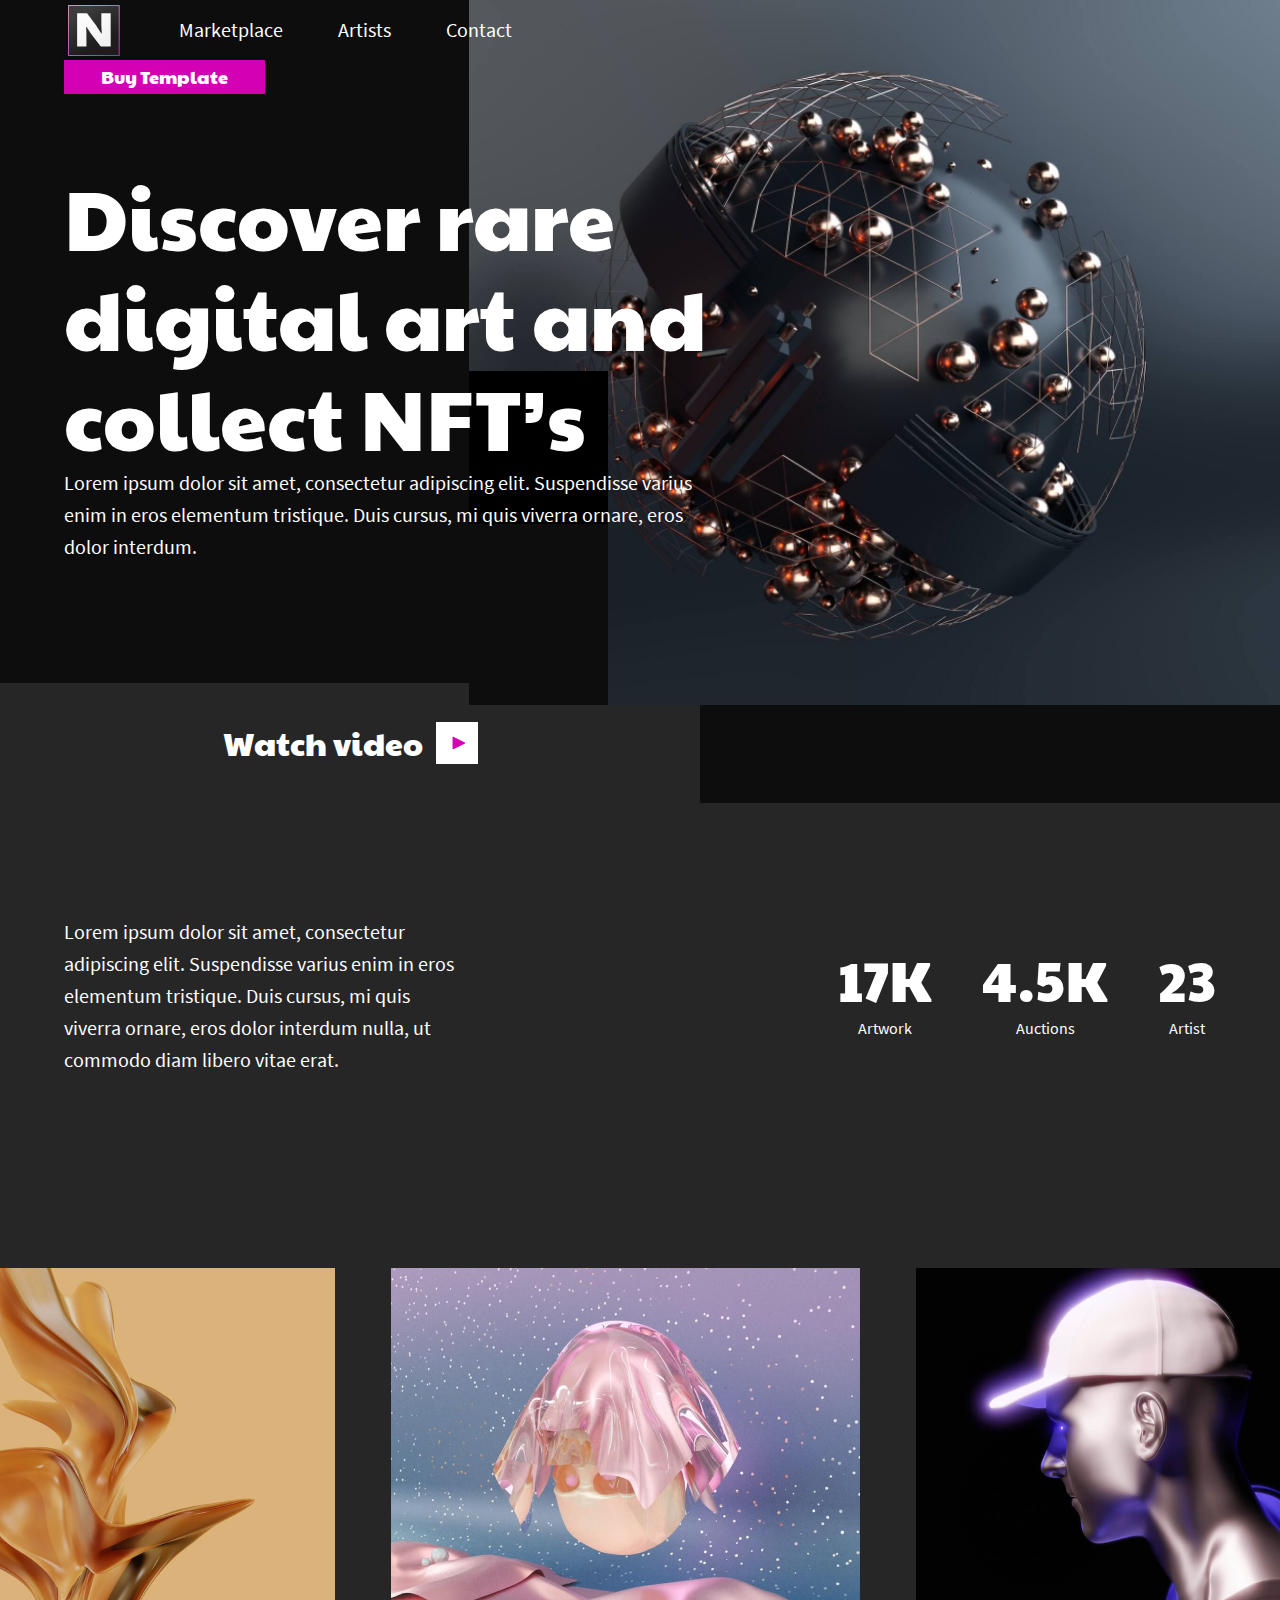
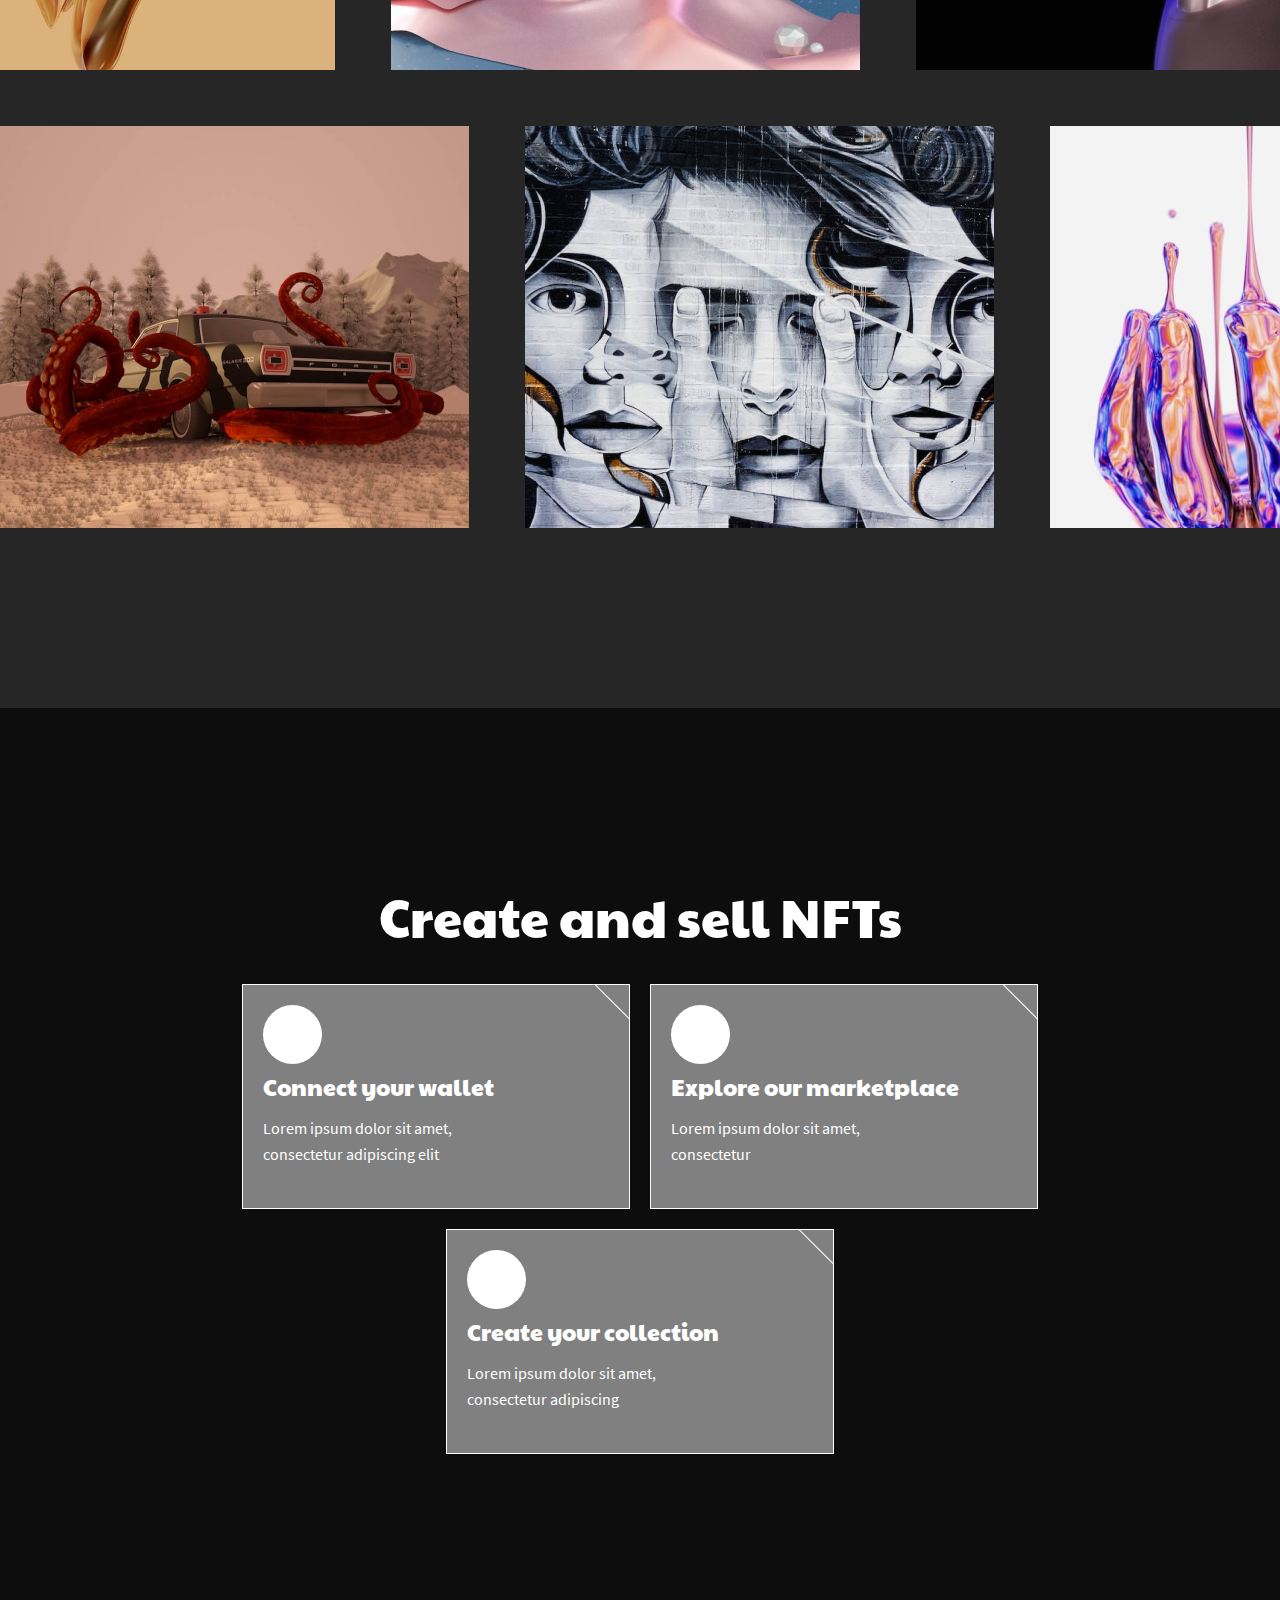
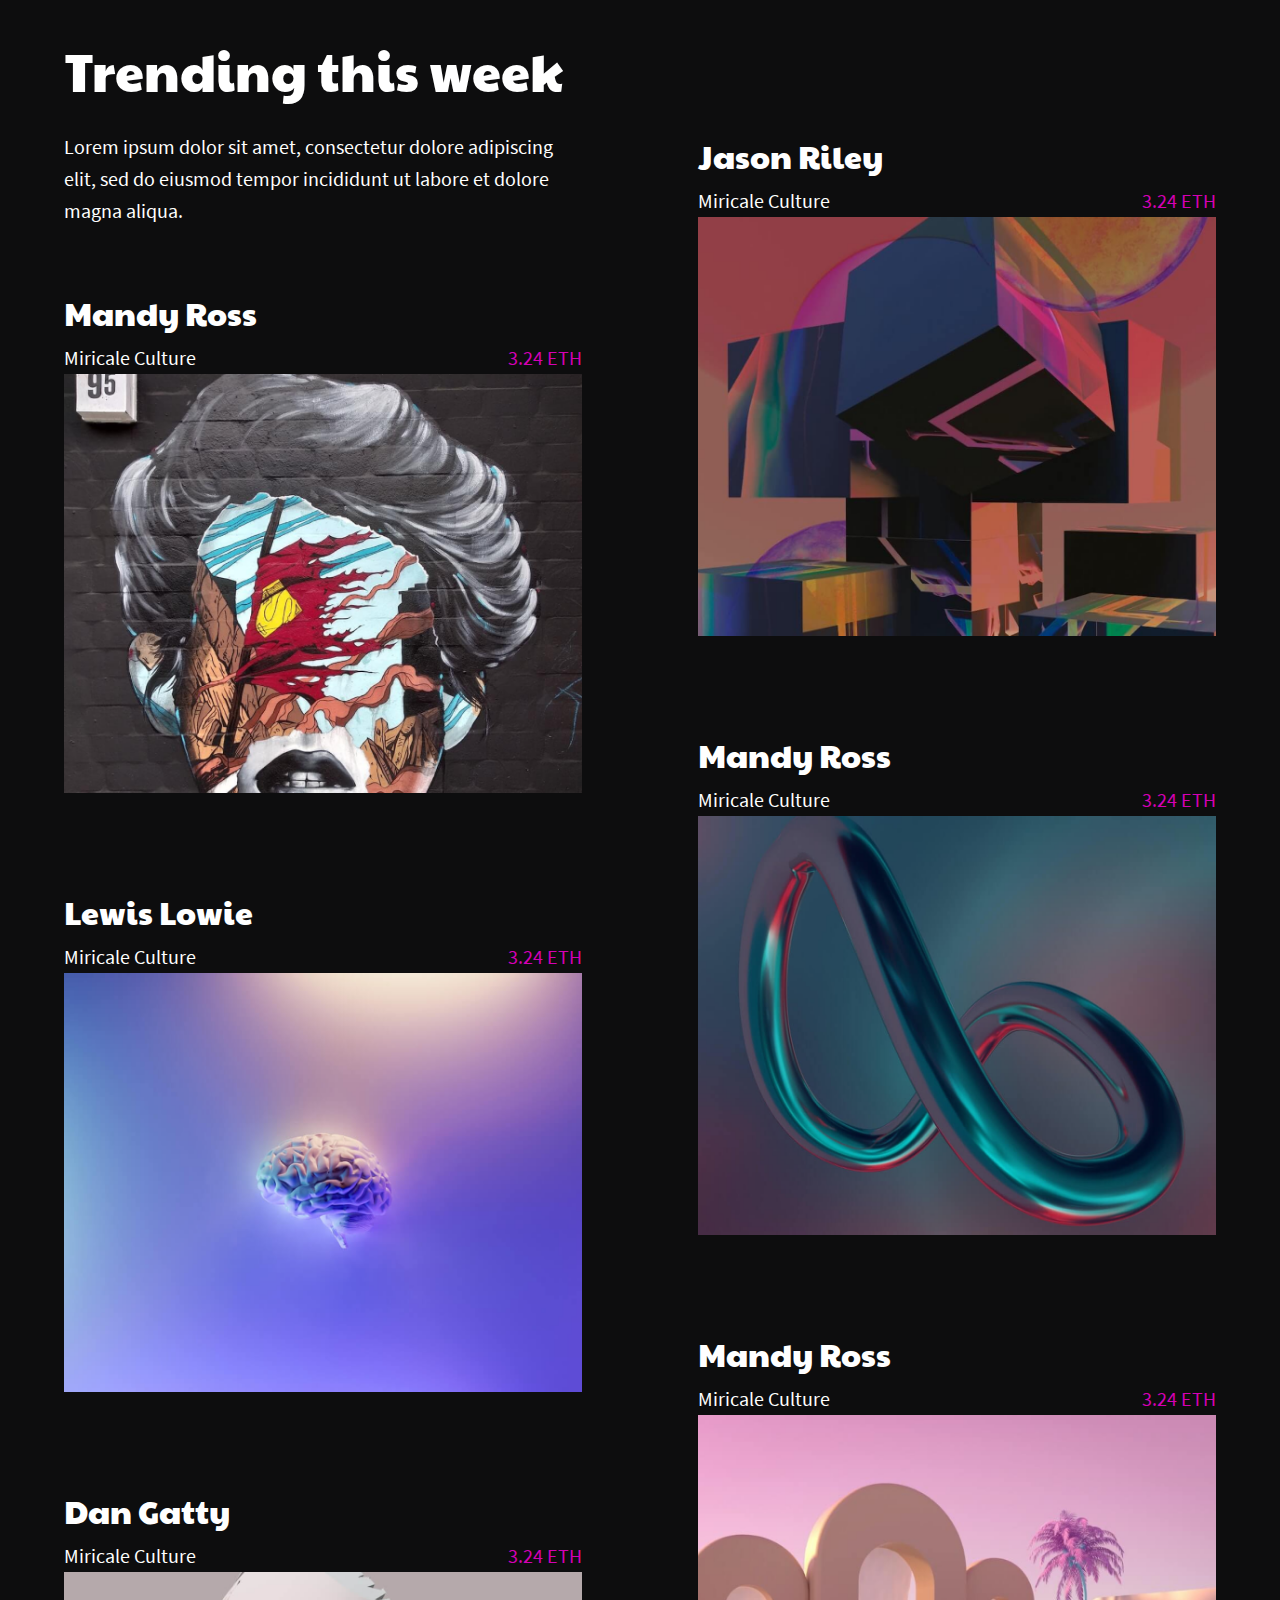
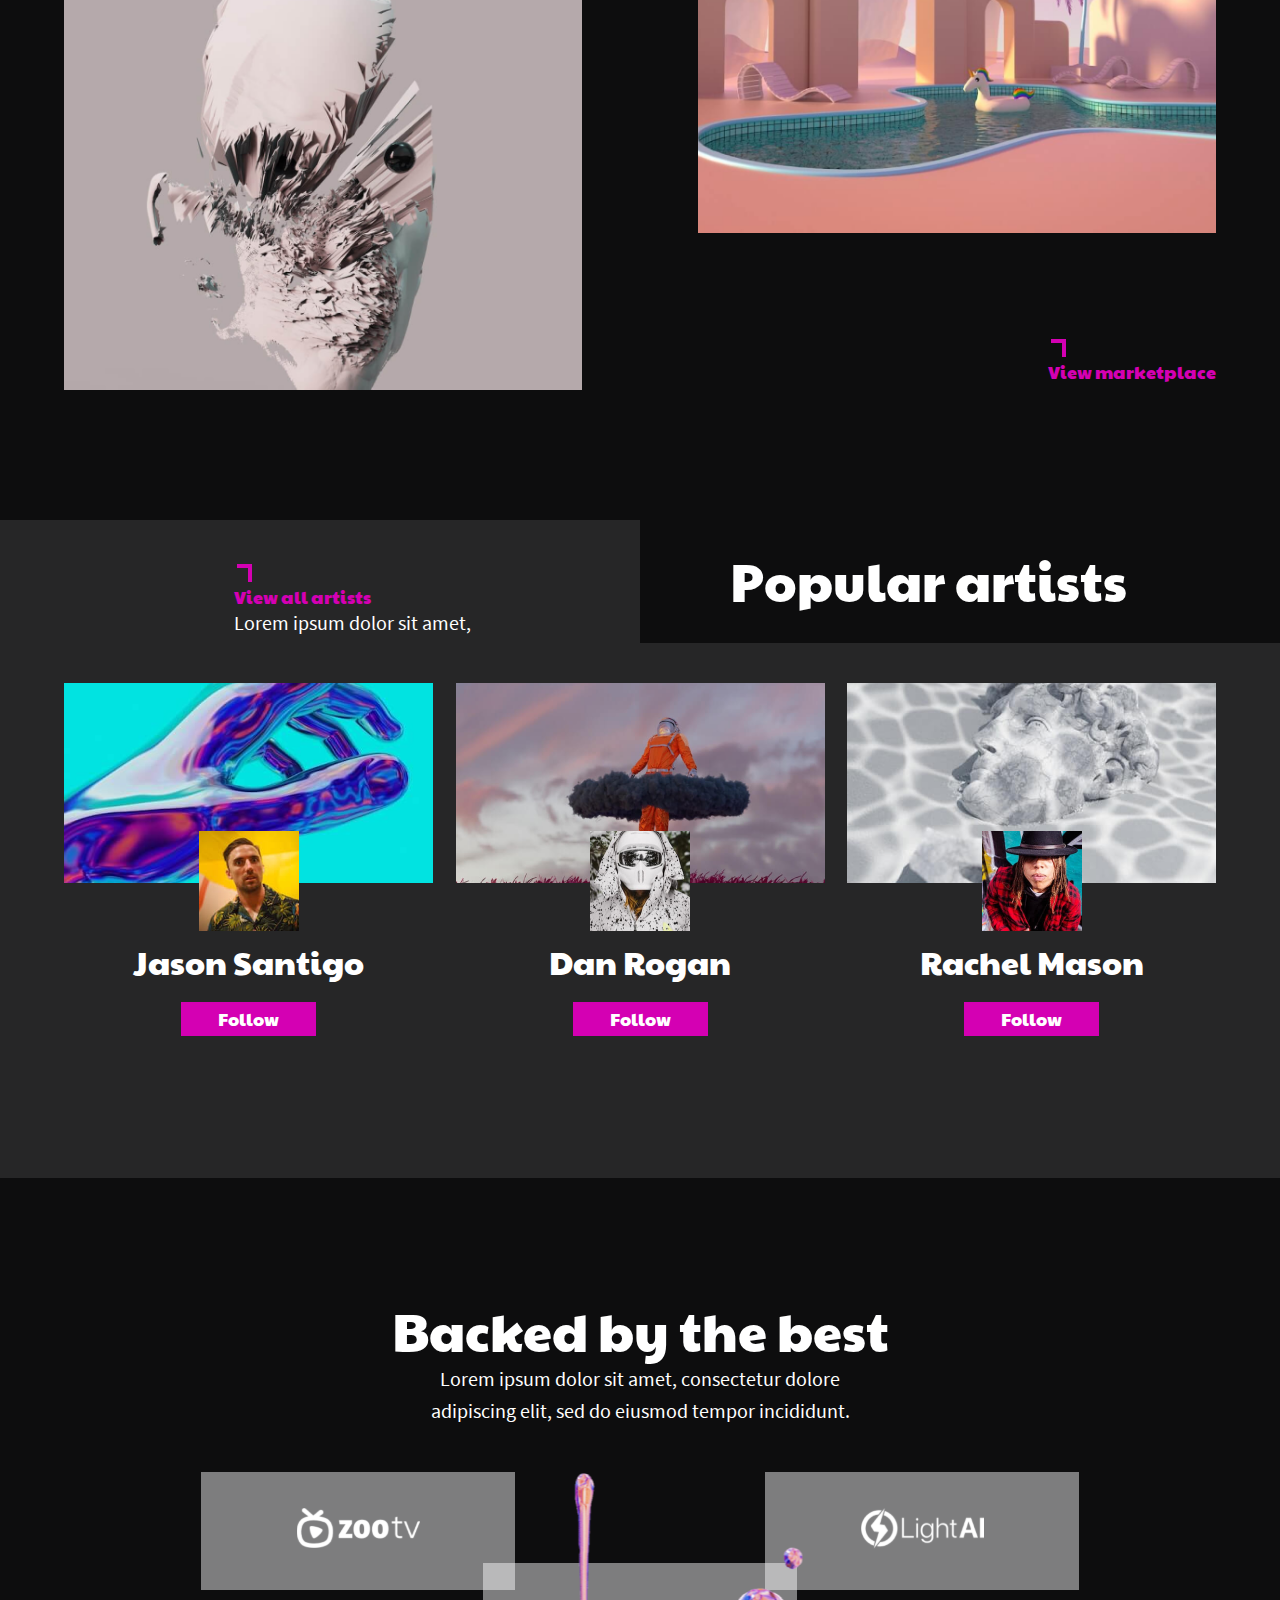
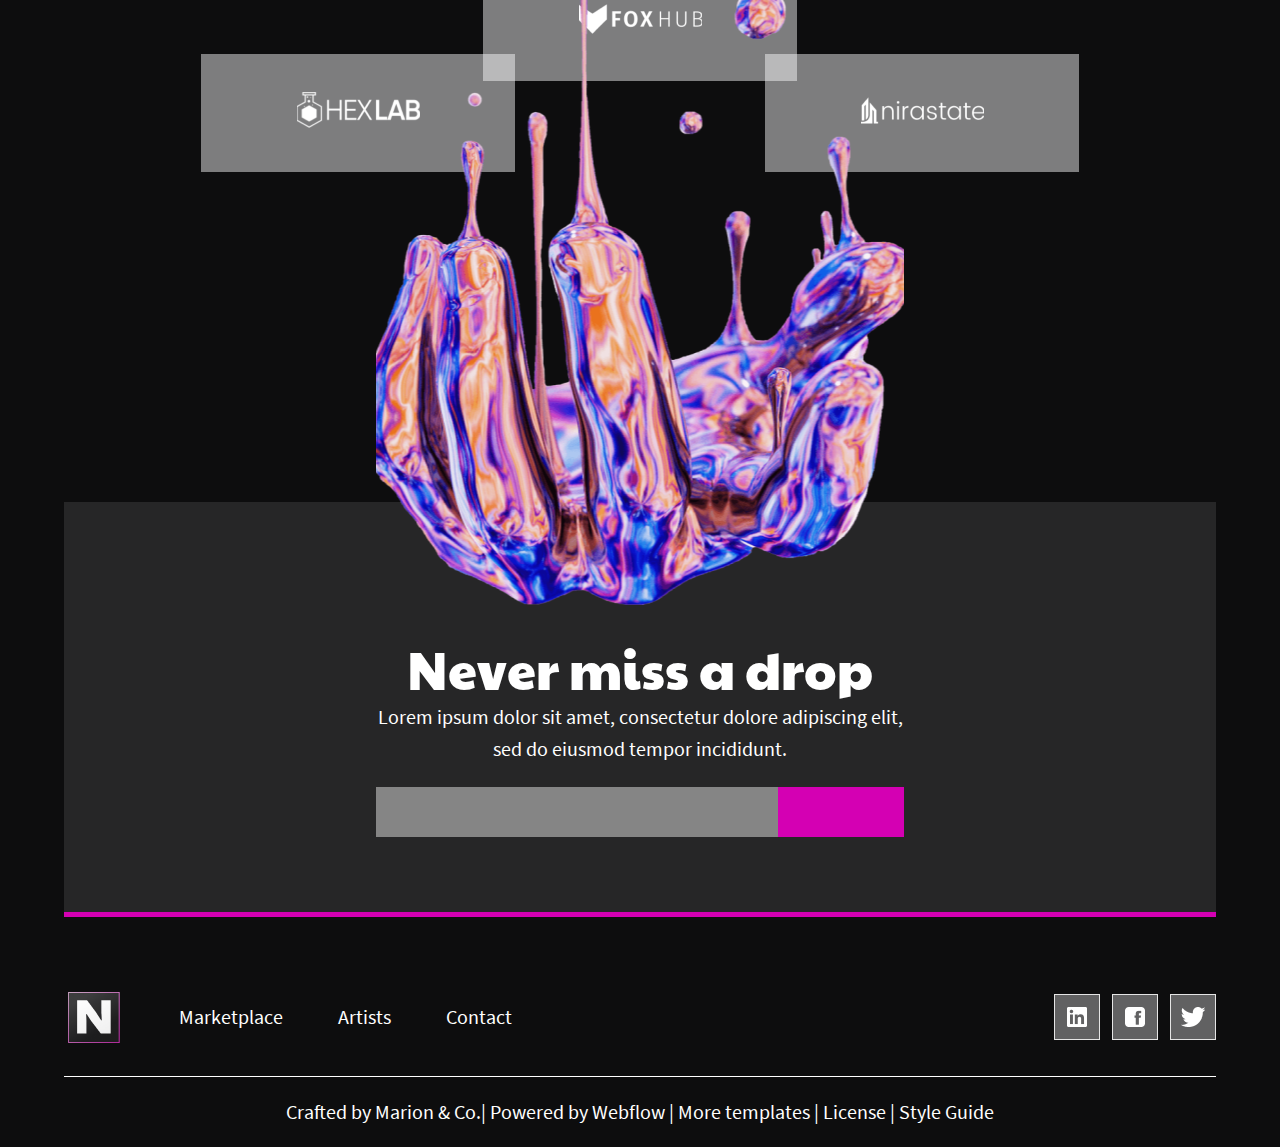
<file: 0.html>
<!DOCTYPE html>
<html lang="en">
<head>
  <meta charset="UTF-8">
  <meta http-equiv="X-UA-Compatible" content="IE=edge">
  <meta name="viewport" content="width=device-width, initial-scale=1.0">
  <link rel="shortcut icon" href="img/my.ico">
  <link href="./font.css" rel="stylesheet">
  <link href="./style.css" rel="stylesheet">
  <link href="./sass/style.css" rel="stylesheet">
  <title>landing-5</title> 
</head>
<body>


<header class="container-wide header">
	<div class="header__ballwr">
		<img class="header__ball" src="img/pic1.png" alt="ono">
	</div>
	<div class="container header__nav">
		<div  class="logo header__box">
			<img class="header__img" src="img/logo.png" alt="">
			<ul>
				<li>Marketplace</li>
				<li>Artists</li>
				<li>Contact</li>
			</ul>
		</div>
		<ul>
			<li class="btn">Buy Template</li>
		</ul>
		<ol class="header__burger header__listBurger mmm">
			<li>
			<svg width="35" height="24" viewBox="0 0 24 25" fill="none" xmlns="http://www.w3.org/2000/svg">
				<rect x="0" y="0" width="35" height="5" fill="white" />
				<rect x="0" y="10" width="35" height="5" fill="white" />
				<rect x="0" y="20" width="35" height="5" fill="white" />
			</svg></li>
		</ol>
	</div>	
</header>

<section class="container discover">
	<div class="discover__box">
		<h1>Discover rare digital art and collect NFT’s</h1>
		<div class="discover__text">Lorem ipsum dolor sit amet, consectetur adipiscing elit. Suspendisse varius enim in eros elementum tristique. Duis cursus, mi quis viverra ornare, eros dolor interdum.
		</div>
	</div>
</section>
<section class="container-wide slider">
	<div class="slider__video">
		<div class="slider__title">Watch video 
			<svg width="42" height="42" viewBox="0 0 42 42" fill="none" xmlns="http://www.w3.org/2000/svg">
			<rect width="42" height="42" fill="white"/>
			<path d="M28.9947 20.5508C29.3687 20.7335 29.3687 21.2665 28.9947 21.4493L17.2623 27.1808C16.9302 27.3431 16.5429 27.1013 16.5429 26.7316V15.2684C16.5429 14.8988 16.9302 14.6569 17.2623 14.8192L28.9947 20.5508Z" fill="#D500B3"/>
			</svg>
		</div>
	</div>
	<div class="container-wide slider__info">
		<div class="container slider__wrap">
			<div class="slider__text">
			Lorem ipsum dolor sit amet, consectetur adipiscing elit. Suspendisse varius enim in eros elementum tristique. Duis cursus, mi quis viverra ornare, eros dolor interdum nulla, ut commodo diam libero vitae erat.
			</div>
			<ul class="slider__widget">
				<li><fieldset><legend>17K</legend>Artwork</fieldset></li>
				<li><fieldset><legend>4.5K</legend>Auctions</fieldset></li>
				<li><fieldset><legend>23</legend>Artist</fieldset></li>
			</ul>
		</div>
	</div>	
	<div class="container-wide slider__gallery">
		<div class="slider__viewer">
			<div class="slider__tape">
				<img src="img/pic2.png" alt="">
				<img src="img/pic3.png" alt=""> 
				<img src="img/pic4.png" alt="">
			</div>
		</div>
		<div class="slider__inner">
			<div class="slider__tape">
				<img src="img/pic5.png" alt="">
				<img src="img/pic6.png" alt="">
				<img src="img/pic7.png" alt="">
			</div>
		</div>
	</div>	
</section>
<section class="container cardbar">
	<h2>Create and sell NFTs</h2>
	<ul class="cardbar__list">
		<li>
			<div class="cardbar__userpic"></div>
			<h4 class="cardbar__caption">Connect your wallet</h4>
			<p class="cardbar__text">Lorem ipsum dolor sit amet, consectetur adipiscing elit</p>
		</li>
		<li>
			<div class="cardbar__userpic"></div>
			<h4 class="cardbar__caption">Explore our marketplace</h4>
			<p class="cardbar__text">Lorem ipsum dolor sit amet, consectetur</p>
		</li>
		<li>
			<div class="cardbar__userpic"></div>
			<h4 class="cardbar__caption">Create your collection</h4>
			<p class="cardbar__text">Lorem ipsum dolor sit amet, consectetur adipiscing</p>
		</li>
	</ul>
</section>
<section class="container sale">
	<h2 class="sale__title">Trending this week</h2>
	<div class="sale__box">
		<p class="sale__main">
		Lorem ipsum dolor sit amet, consectetur dolore adipiscing elit, sed do eiusmod tempor incididunt ut labore et dolore magna aliqua.
		<p>
		<article class="sale__article">
			<h3>Mandy Ross</h3>
			<div class="sale__header">
				<span class="sale__caption">Miricale Culture</span>
				<span class="sale__price">3.24 ETH</span>
			</div>
			<div><img class="sale__img" src="img/pic8.png" alt=""></div>
		</article>
		<article class="sale__article">
			<h3>Lewis Lowie</h3>
			<div class="sale__header">
				<span class="sale__caption">Miricale Culture</span>
				<span class="sale__price">3.24 ETH</span>
			</div>
			<div><img class="sale__img" src="img/pic9.png" alt=""></div>
		</article>
		<article class="sale__article">
			<h3>Dan Gatty</h3>
			<div class="sale__header">
				<span class="sale__caption">Miricale Culture</span>
				<span class="sale__price">3.24 ETH</span>
			</div>
			<div><img class="sale__img" src="img/pic10.png" alt=""></div>
		</article>
		<article class="sale__article">
			<h3>Jason Riley</h3>
			<div class="sale__header">
				<span class="sale__caption">Miricale Culture</span>
				<span class="sale__price">3.24 ETH</span>
			</div>
			<div><img class="sale__img" src="img/pic11.png" alt=""></div>
		</article>
		<article class="sale__article">
			<h3>Mandy Ross</h3>
			<div class="sale__header">
				<span class="sale__caption">Miricale Culture</span>
				<span class="sale__price">3.24 ETH</span>
			</div>
			<div><img class="sale__img" src="img/pic12.png" alt=""></div>
		</article>
		<article class="sale__article">
			<h3>Mandy Ross</h3>
			<div class="sale__header">
				<span class="sale__caption">Miricale Culture</span>
				<span class="sale__price">3.24 ETH</span>
			</div>
			<div><img class="sale__img" src="img/pic13.png" alt=""></div>
		</article>
		<div class="sale__link">
			<h5 class="sale__arrow">
				<svg width="21" height="20" viewBox="0 0 21 20" fill="none">
				<path d="M14 3H18V18H14V3Z" fill="#D400B3"/>
				<path d="M3 0H18V4H3V0Z" fill="#D400B3"/>
				</svg><br>
			View marketplace
			</h5>
		</div>
	<div>
</section>
<section class="artists">
	<div class="container-wide artists__gradient">
		<div class="container artists__tabs">
			<div class="artists__tab1">
				<h5 class="artists__arrow">
				<svg width="21" height="20" viewBox="0 0 21 20" fill="none">
				<path d="M14 3H18V18H14V3Z" fill="#D400B3"/>
				<path d="M3 0H18V4H3V0Z" fill="#D400B3"/>
				</svg><br>
				View all artists</h5>
				<p class="artists__link">Lorem ipsum dolor sit amet,<p>
			</div>
			<div class="artists__tab2">
				<h2>Popular artists</h2>		
			</div>
		</div>
	</div>
	<div class="container-wide artists__gallery">
		<ul class="container artists__cards">
			<li>
				<img src="img/pic14.png" alt="">
				<div class="artists__userpic_1"></div>
				<h3>Jason Santigo</h3>
				<a class="btn">Follow</a>
			</li>
			<li>
				<img src="img/pic15.png" alt="">
				<div class="artists__userpic_2"></div>
				<h3>Dan Rogan</h3>
				<a class="btn">Follow</a>
			</li>
			<li>
				<img src="img/pic16.png" alt="">
				<div class="artists__userpic_3"></div>
				<h3>Rachel Mason</h3>
				<a class="btn">Follow</a>
			</li>
		</ul>
	</div>	
</section>		

<section class="container backdoor">
	<h2>Backed by the best</h2>
	<p class="backdoor__text">Lorem ipsum dolor sit amet, consectetur dolore adipiscing elit, sed do eiusmod tempor incididunt.</p>
	<ul class="backdoor__narrow">
		<li><img src="img/s1.svg" alt=""></li>
		<li><img src="img/s2.svg" alt=""></li>
		<li><img src="img/s3.svg" alt=""></li>
		<li><img src="img/s4.svg" alt=""></li>
		<li><img src="img/s5.svg" alt=""></li>
	</ul>
	<div class="backdoor__formwr">
		<h2>Never miss a drop</h2>
		<div class="backdoor__hand"></div>
		
		<p>Lorem ipsum dolor sit amet, consectetur dolore adipiscing elit, sed do eiusmod tempor incididunt.</p>

		<form id="backdoor__mainForm">
			<input id="backdoor__edit" type="text">
			<input id="backdoor__button" type="submit" value="">
		</form>
	</div>
</section>
<footer class="container footer">
	<div  class="logo footer__logo">
		<img class="footer__img" src="img/logo.png" alt="">
		<ul>
			<li>Marketplace</li>
			<li>Artists</li>
			<li>Contact</li>
		</ul>
	</div>
	<ul class="footer__soc">
		<li><img src="img/pic21.png" alt=""></li>
		<li><img src="img/pic22.png" alt=""></li>
		<li><img src="img/pic23.png" alt=""></li>
	</ul>
</footer>
<footer class="container footee">
	Crafted by Marion & Co.| Powered by Webflow | More templates | License | Style Guide 
</footer>

<script>/*************************************************************************/
window.addEventListener('resize',()=>{console.log(window.innerWidth)});
backdoor__mainForm.addEventListener('submit',(e)=>{e.preventDefault();fm_1.value='';});
</script>   
</body>
</html>
</file>
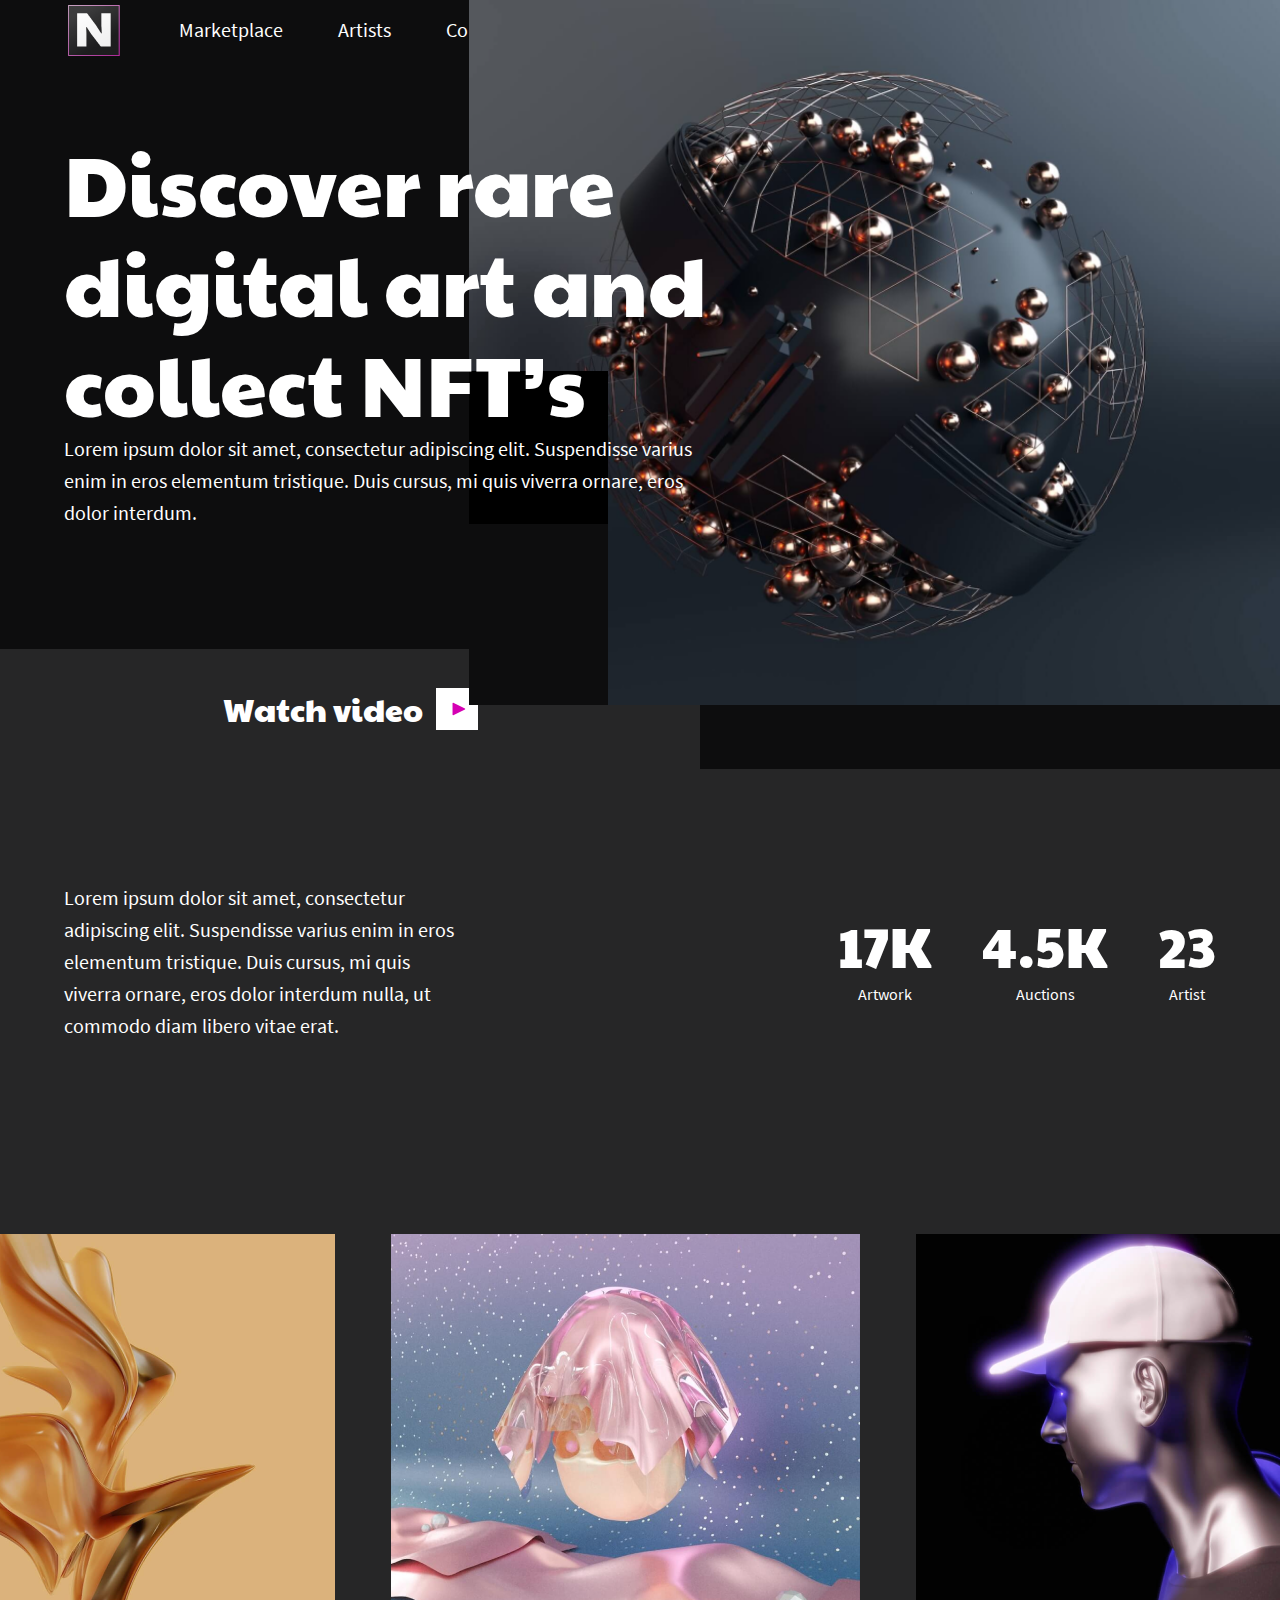
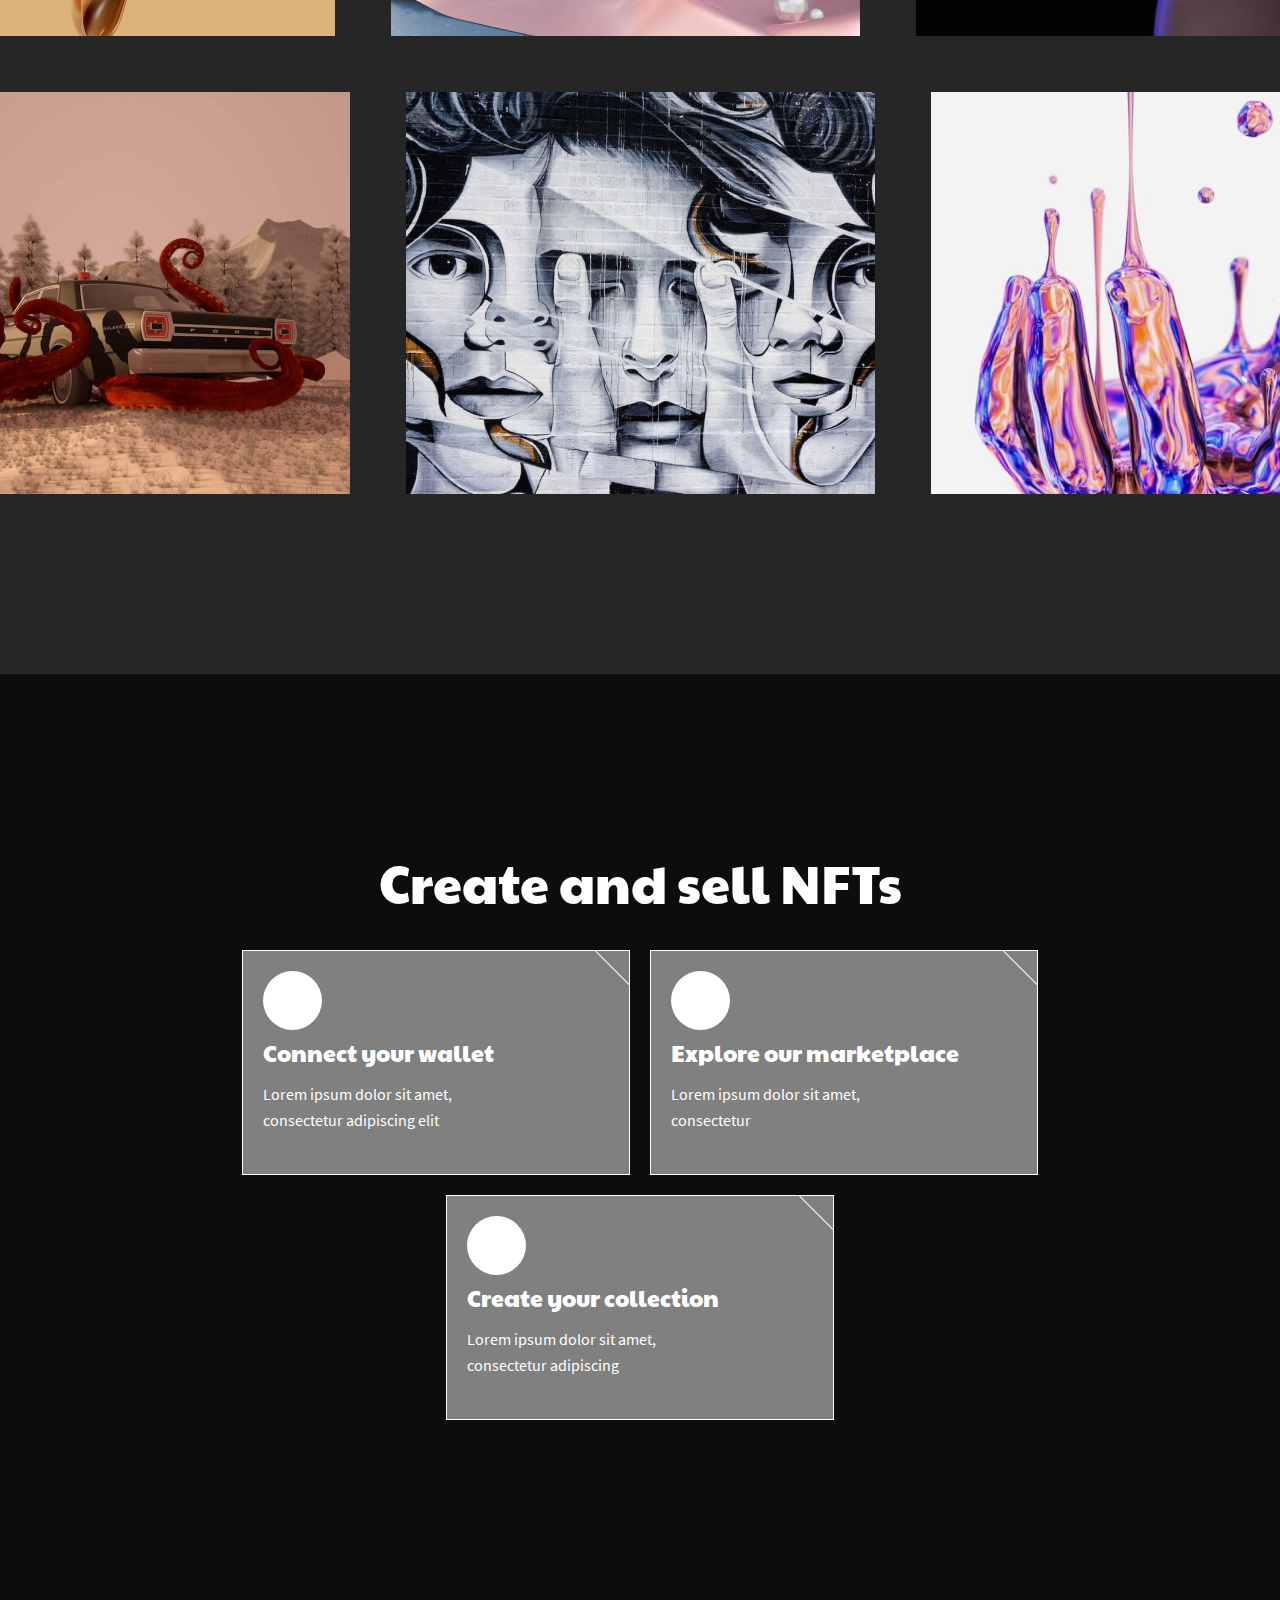
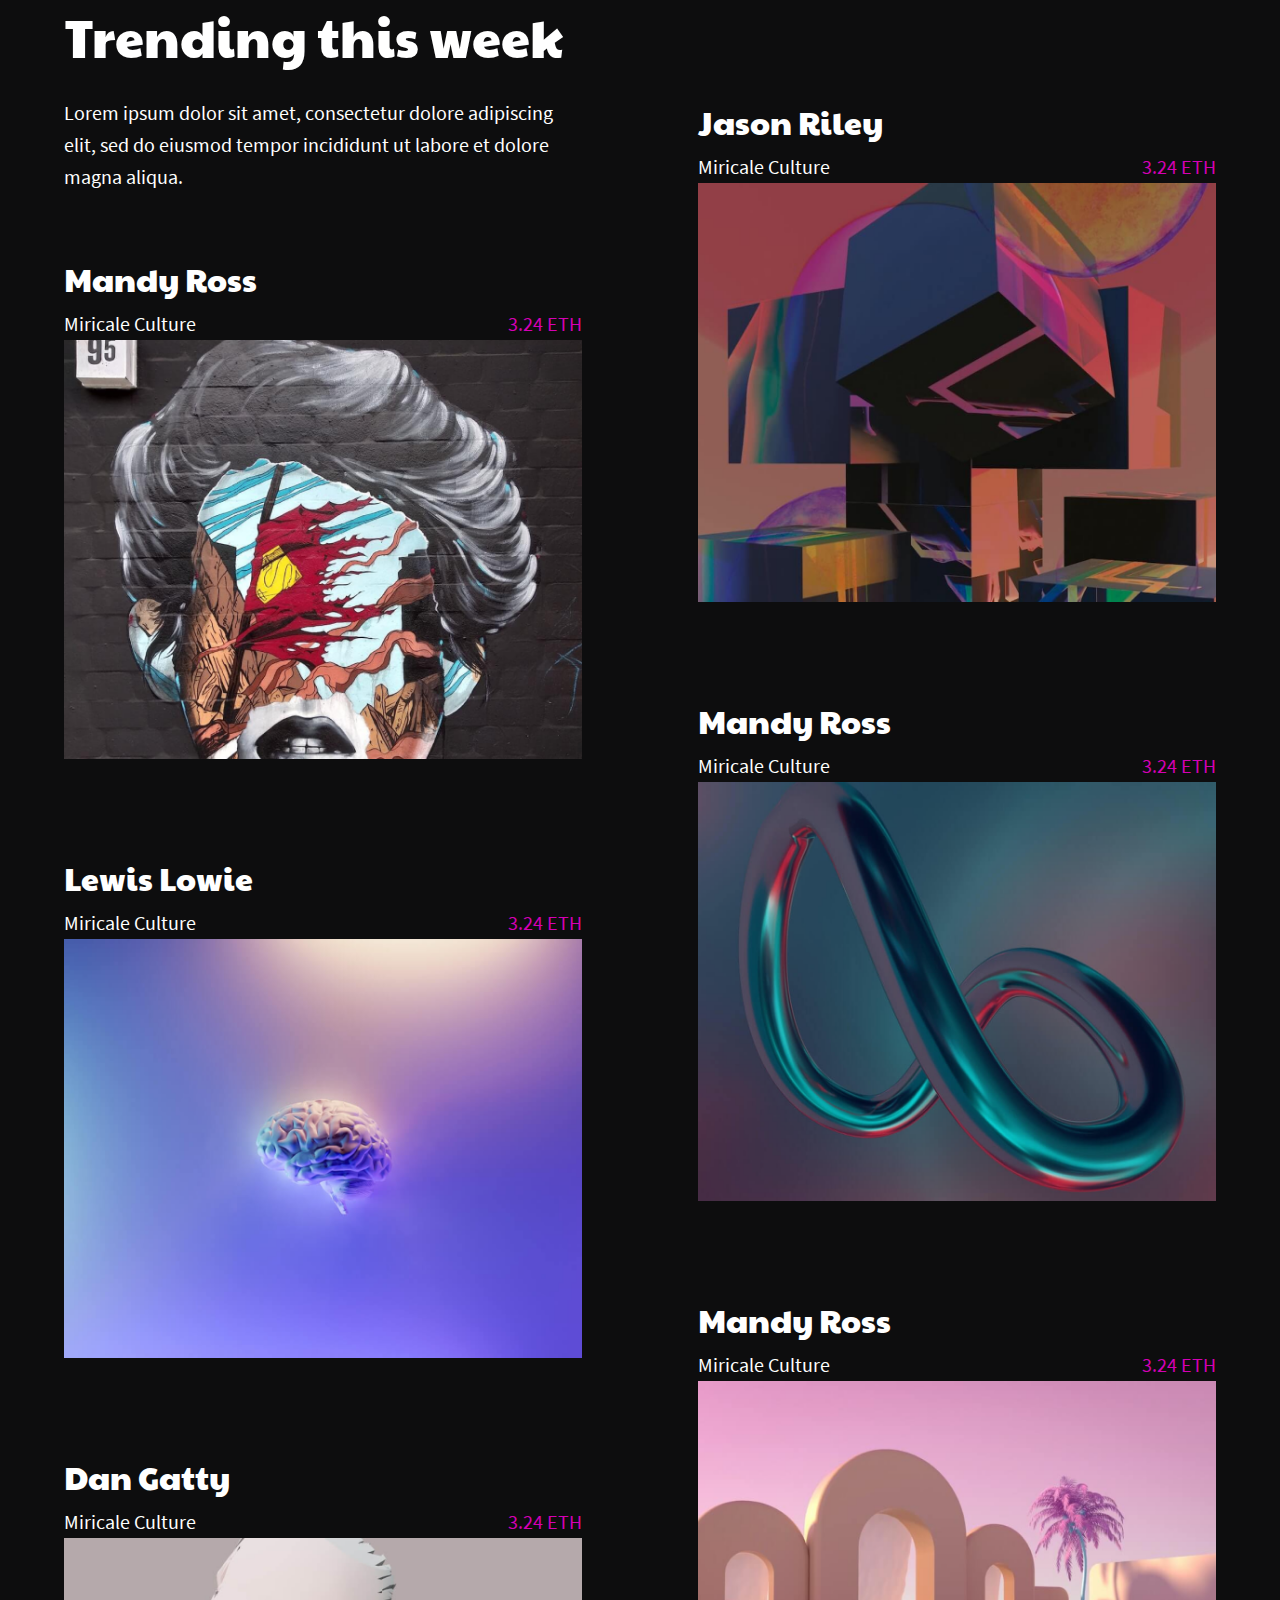
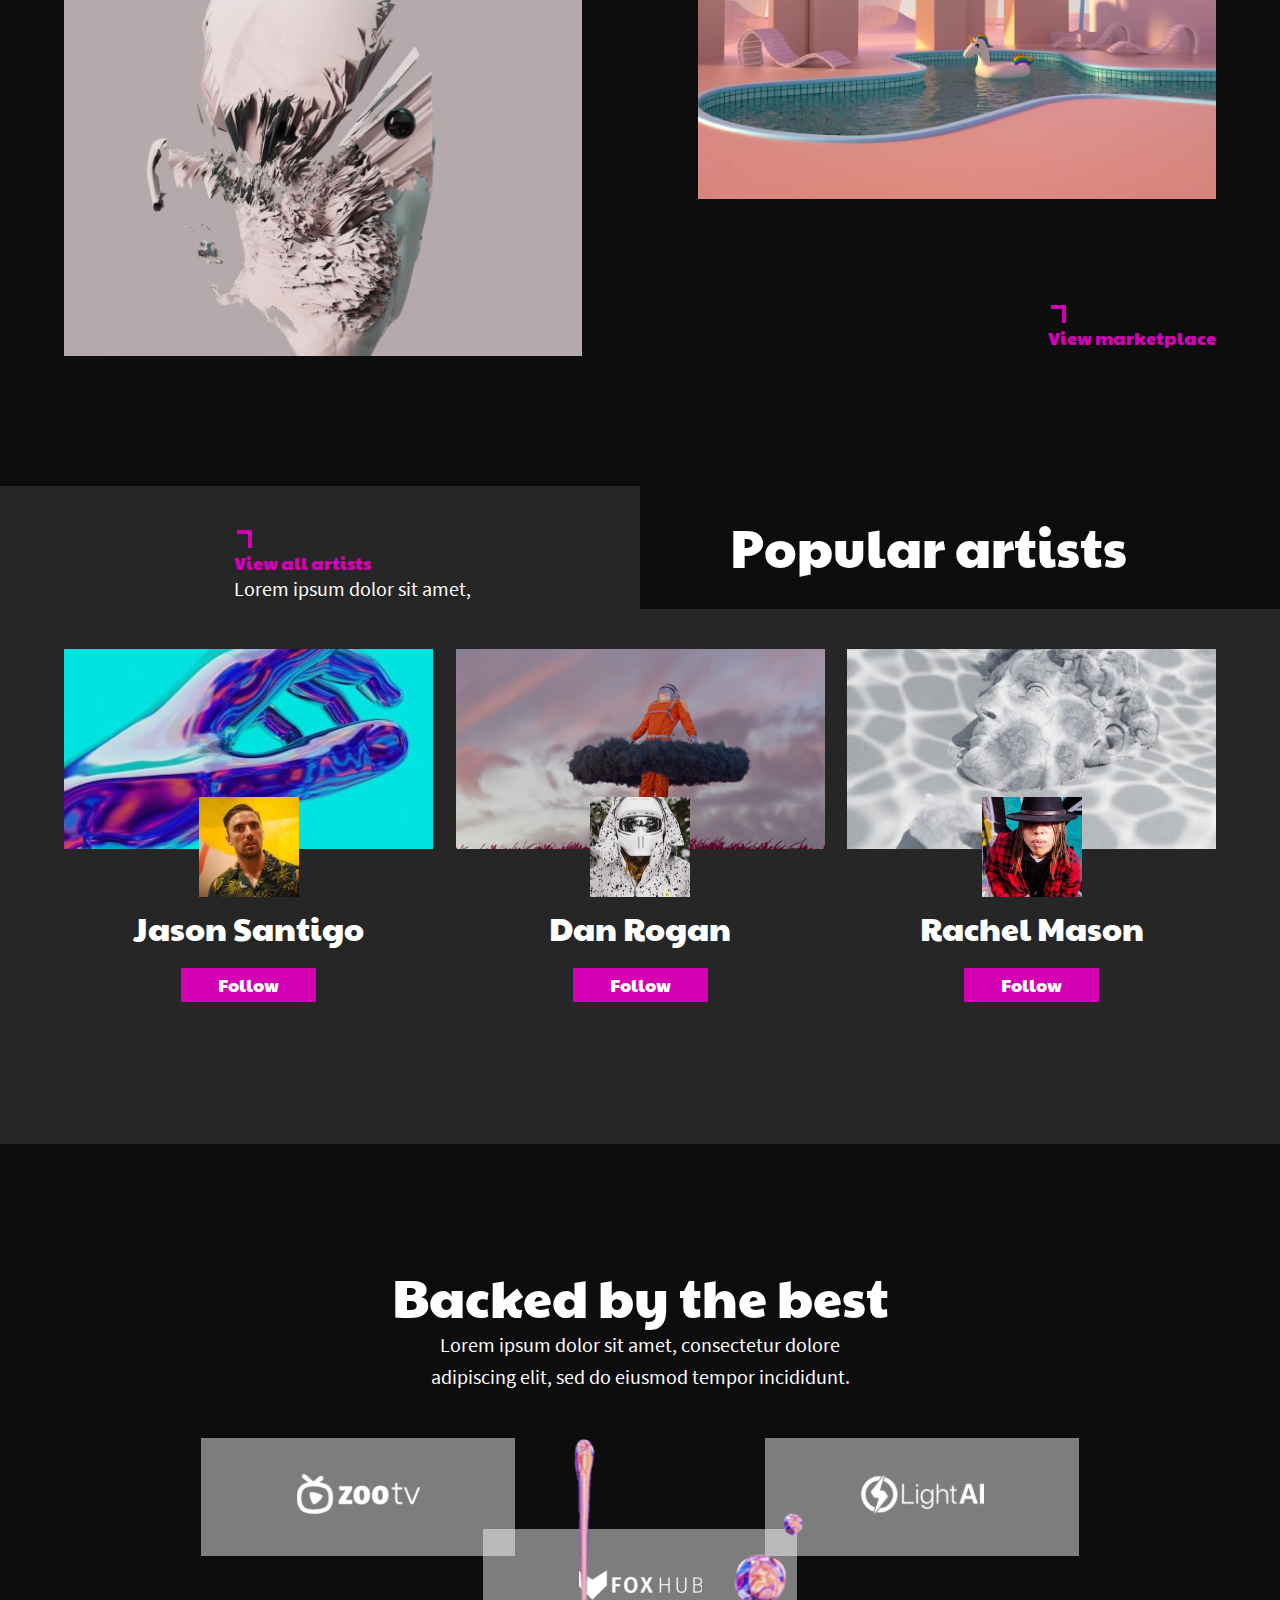
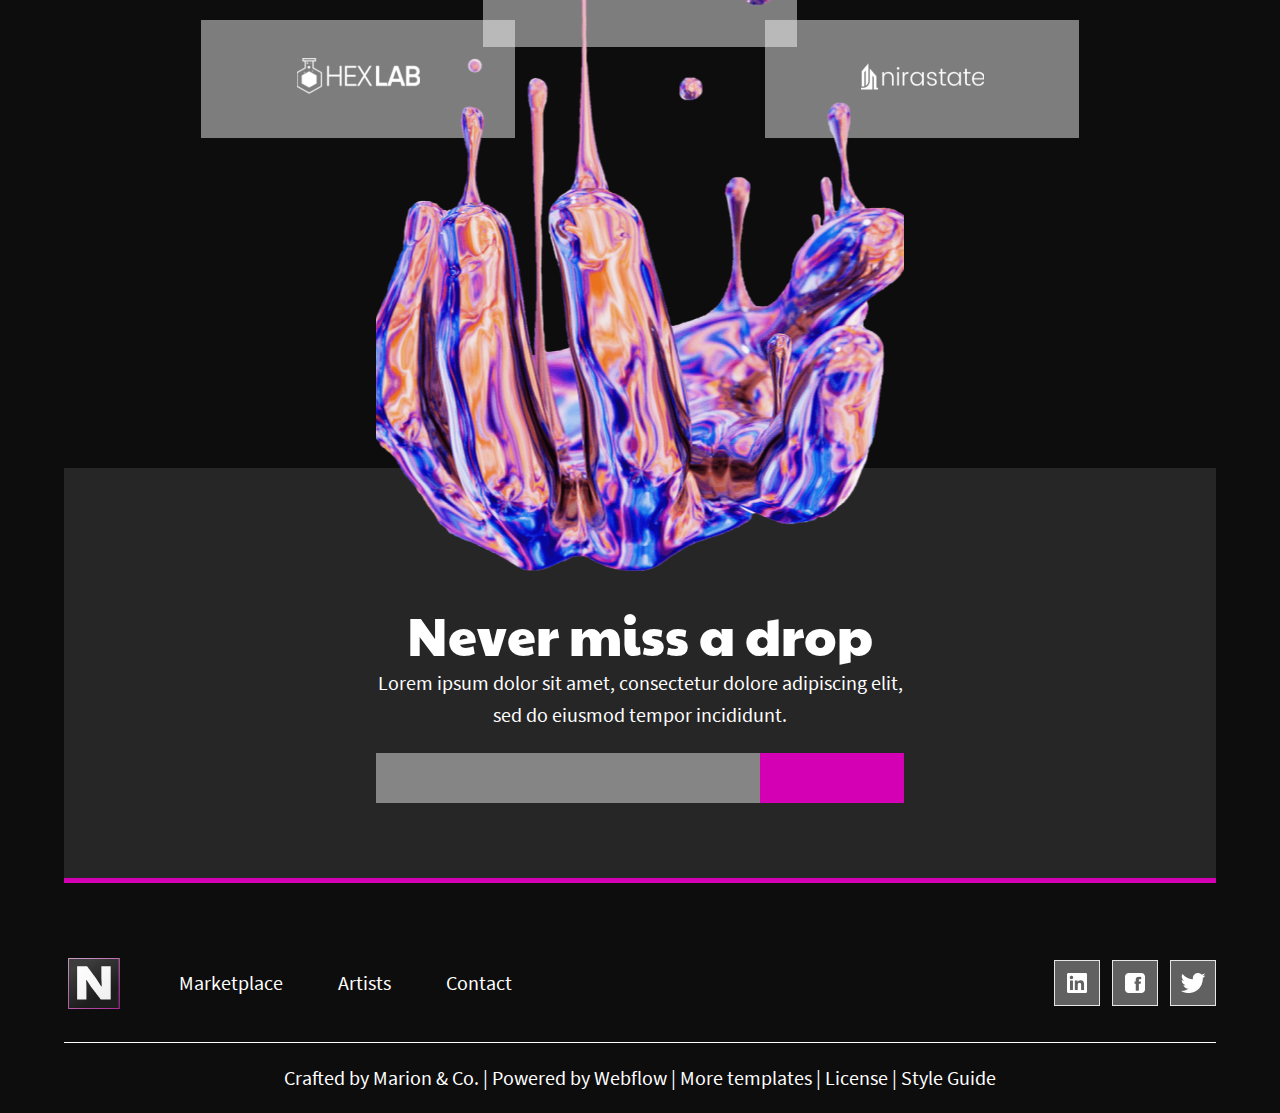
<file: inde2022x.html>
<!DOCTYPE html>
<html lang="en">
<head>
  <meta charset="UTF-8">
  <meta http-equiv="X-UA-Compatible" content="IE=edge">
  <meta name="viewport" content="width=device-width, initial-scale=1.0">
  <link rel="shortcut icon" href="img/my.ico">
  <link href="./font.css" rel="stylesheet">
  <link href="./style.css" rel="stylesheet">
  <title>landing-5</title>
  <style>
  
  body {}
  h1 {font-family: p; font-size: 84px; line-height: 100px;
  width: 100%;
  max-width:658px;
  background: none;
  }  
  @media screen and (max-width: 400px) {h1 {font-size: 52px; line-height: 64px;}}   
  @media screen and (max-width: 350px) {h1 {font-size: 40px; line-height: 50px;}}  
  h2 {font-family: p; font-size: 52px; line-height: 64px;text-align: center;}
  @media screen and (max-width: 350px) {h2 {font-size: 32px; line-height: 44px;}}
  h3 {padding: 4px 0 7px;font-family: p; font-size: 32px; line-height: 44px;}
  h4 {padding: 4px 0 7px;font-family: p; font-size: 23px; line-height: 32px;}  
  
  
  .ball {position: absolute;background: green; top:0;right:0;}
  .ball:after {position: absolute;content: ''; display: block;width:139px; height:334px;
  background: #0d0d0e;
  bottom:0; left:0; 
  border-top: 153px solid  black;
  }
  

  
  .txt {
  
  width: 100%;
  max-width:641px;}
  
  .logo ul {display: flex;}
  .logo li {padding-left: 55px;}
 @media screen and (max-width: 700px) {.logo ul {display: none;}} 
 /**************margin: auto; vertical-align: middle;*********************************/ 
 .slid {overflow: hidden;}
 
 
 
 .wat_1 fieldset {padding: 4px 0 7px;border: none;width: fit-content;text-align:center;font-family: s; font-size: 16px; line-height: 20px; }
 .wat_1 legend {padding: 4px 0 7px;text-align:center;font-family: p; font-size: 56px; line-height: 56px;}
 .wat_3 {display: flex; justify-content: space-between;align-items: center;}
 @media screen and (max-width: 830px) {
 .wat_3{display: block;text-align: center;}
  .wat_4{margin:0 auto;}
 }
 
.crue {width: 100%;
display: flex; justify-content: space-between;align-items: flex-start;
flex-wrap: wrap; row-gap: 60px;} 
 .crue li {
 padding: 20px 0 0 20px;
 position: relative;
 display: block;
 width:388px; height: 225px;/*fit-content;*/
 border: 1px solid white;
 background: grey;
 overflow: hidden;
 }
 .crue li::after {content:'';position: absolute;display: block;width: 50px;height:1px; 
 top:0; right: 0;
 background:white;
 b0order-radius: 50%; 
 transform: translate(8px,16px) rotate(45deg);
 }
 .c_1 {padding: 4px 0 7px;font-family: s; font-size: 16px; line-height: 26px;
 max-width:222px;}
@media screen and (max-width: 1305px) {.crue {justify-content:center; gap:20px;}} 
 
 
 
#fm_1{padding: 3px 13px;color: #000;border: none;background-color:#ffffff70;width: 456px; height: 50px;flex-shrink: 2}
#fm_2{border: none;background:#d400b3;width: 144px; min-width: 44px; height: 50px;flex-shrink: 0;}
@media screen and (max-width: 756px) {
#fm_1{width:70%;}
#fm_2{width:30%;}
} 
 
  .pop__card {padding: 40px 0; display:flex;justify-content: space-between; row-gap: 30px;
background: olive; flex-wrap: wrap;}
  .pop__card li {padding: 0px 0 4px;position: relative;width:100%;max-width:369px; text-align: center;
  overflow: hidden;
  }
  .pop__card img {margin-bottom: 44px;}
  .pop__card a {margin: 11px 0 16px;}
@media screen and (max-width: 837px) {.pop__card {display:flex;justify-content: center;}}  
  
.narrow {margin: 45px auto 330px;position: relative;
max-width:878px; width: 90%;height:300px;
b0order:2px solid cyan;}   
 .narrow li {padding-bottom:5px;display: flex;justify-content: center; align-items: center;
 background: #ffffff77;
 width: 314px; height:118px;position: absolute;b0order: 1px dotted red;} 
 .narrow li:nth-child(5) {top:0;right:0;} 
 .narrow li:nth-child(4) {top:0;left:0;}
 .narrow li:nth-child(3) {bottom:0;right:0;}
 .narrow li:nth-child(2) {bottom:0;left:0;} 
 .narrow li:nth-child(1) {top:50%;right:50%;transform: translate(50%,-50%);} 
 .narrow li img { display: block;background: none;}
@media screen and (max-width: 680px) {
.narrow{height: calc( 5 * 118px )}
 .narrow li{width:100%;}/*position: static;*/
 .narrow li:nth-child(1) {top:calc(0 * 100px);left:0;);transform: none;}  
 .narrow li:nth-child(2) {top:calc(1 * 100px);left:0;);} 
 .narrow li:nth-child(3) {top:calc(2 * 100px);left:0;);}
 .narrow li:nth-child(4) {top:calc(3 * 100px);left:0;);} 
 .narrow li:nth-child(5) {top:calc(4 * 100px);left:0;);} 
 
} 
 
 
  .nev > * {width: 90%;max-width: 528px;text-align: center;background: none;}
  footer ul {display: flex;}
  footer li {cursor: pointer;}
  .soc img {background: none;}
  .soc li {display: flex; justify-content: center; align-items: center;width:46px; height:46px;background:#C4C4C477;
border:1px solid #E5E5E5; border-opacity: 1;}
	.soc li:hover {background:#d400b3;}
  
  .btn {padding: 7px 37px;display: inline-block;font-family: p; font-size: 18px; line-height: 20px;background:#d400b3;}
  
  
 .ppw {background: linear-gradient(to right, #262627 50%, #0d0d0e 50%, #0d0d0e 100%);} 
  .pp{display: grid; grid-template-columns:1fr 1fr;}
@media screen and (max-width: 912px) {
 .ppw {background: linear-gradient(to top, #262627 50%, #0d0d0e 50%, #0d0d0e 100%);} 
.pp{display: grid; grid-template-columns:1fr ;grid-template-rows:1fr 1fr;}/*display: block;*/
.pp div:nth-child(1){order:2}
.pp div:nth-child(2){order:1}

}

.tre_1{margin-bottom: 93px;}
.tre_4{color: white;}
.tre_5{color:#d400b4;}
.tre {margin-top:27px;column-count:2; gap: 10%;}
@media screen and (max-width: 550px) {.tre {column-count:1;}}
  </style>  
</head>
<body>
<header class="container-wide" style="position:relative;">
<div class="ball" style="d0isplay: none; width:100%; max-width: 811px;">
	<img src="img/pic1.png" alt="ono" style="display: block;width:100%;">
</div>

<div class="container header" style="z-index: 14;
">

<div  class="logo" style="display: flex; align-items: center;width: fit-content;
background: none;
">
<img src="img/logo.png" alt="" style="display: block;">
<ul>
<li>Marketplace
<li>Artists
<li>Contact
</ul>
</div>



<ul><li class="btn">Buy Template</ul>

	<ol class="header__burger header__listBurger mmm">
		<li>
		<svg width="35" height="24" viewBox="0 0 24 25" fill="none" xmlns="http://www.w3.org/2000/svg">
			<rect x="0" y="0" width="35" height="5" fill="white" />
			<rect x="0" y="10" width="35" height="5" fill="white" />
			<rect x="0" y="20" width="35" height="5" fill="white" />
		</svg></li>
	</ol>
</div>	
</header>



<section class="container dis" style="padding:73px 0 120px;display:flex;justify-content: space-between;align-items:flex-start;">
<!--
<div style="position: relative; width:12px; height:12px;"></div>
-->
<div class="c0ontainer" style="p0adding-left: 188px; d0isplay: none;
p0adding-top:217px;
p0osition: absolute; z-index:3;background: none;">
<h1>Discover rare digital art and collect NFT’s</h1>
<div class="txt">Lorem ipsum dolor sit amet, consectetur adipiscing elit. Suspendisse varius enim in eros elementum tristique. Duis cursus, mi quis viverra ornare, eros dolor interdum.
</div></div>





</section>
<script>/****flex-wrap: wrap;*-wide**/</script>
<script>/*****************************/</script>
<script>/*****************************/</script>
<script>/*****************************/</script>
<script>/*****************************/</script>

<section class="container-wide wat" style="background: #0d0d0e;">
<div style="width:100%;max-width:700px;background: #262627;">
<div class="wat_2" style="margin:0 auto;
display: flex;align-items: center;width: fit-content; gap: 13px;height:120px;
font-family: p; font-size: 32px; line-height: 44px;">Watch video 

<svg width="42" height="42" viewBox="0 0 42 42" fill="none" xmlns="http://www.w3.org/2000/svg">
<rect width="42" height="42" fill="white"/>
<path d="M28.9947 20.5508C29.3687 20.7335 29.3687 21.2665 28.9947 21.4493L17.2623 27.1808C16.9302 27.3431 16.5429 27.1013 16.5429 26.7316V15.2684C16.5429 14.8988 16.9302 14.6569 17.2623 14.8192L28.9947 20.5508Z" fill="#D500B3"/>
</svg>
</div>
</div>

<div class="container-wide" style="padding: 113px 0 0;background: #262627;">
<div class="container wat_3" style="background: #262627;">
<div class="wat_4" style="width:90%; max-width:395px;">
Lorem ipsum dolor sit amet, consectetur adipiscing elit. Suspendisse varius enim in eros elementum tristique. Duis cursus, mi quis viverra ornare, eros dolor interdum nulla, ut commodo diam libero vitae erat.
</div>

<ul class="wat_1" style="gap:20px; display: flex;justify-content: center;flex-wrap: wrap;
gap:30px 50px;">
<li><fieldset><legend>17K</legend>Artwork</fieldset>
<li><fieldset><legend>4.5K</legend>Auctions</fieldset>
<li><fieldset><legend>23</legend>Artist</fieldset>
</ul>
</div>
</div>
</section>
<script>/*********************************row-gap: 30px;******/</script>
<section class="container-wide sli" style="padding: 192px 0 180px; background: #262627;">
<div class="slid">
<div class="tape" style="display:flex;justify-content:flex-start;gap:56px;">
<img src="img/pic2.png" alt="">
<img src="img/pic3.png" alt=""> 
<img src="img/pic4.png" alt="">
</div>
</div>

<div class="slid" style="padding-top: 56px;">
<div class="tape" style="display:flex;justify-content:flex-end;gap:56px;">
<img src="img/pic5.png" alt="">
<img src="img/pic6.png" alt="">
<img src="img/pic7.png" alt="">
</div>
</div>
</section>
<script>/***************************************/</script>
<section class="container cre" style="padding: 177px 0 0; background: #0d0d0e;">
<h2>Create and sell NFTs</h2>
<ul class="crue" style="margin-top: 35px;">

<li><div style="width:59px;height:59px;background:white; border-radius: 50%;"></div>
<h4 style="padding:7px 0 8px;">Connect your wallet</h4><p class="c_1">Lorem ipsum dolor sit amet, consectetur adipiscing elit</p>
<li><div style="width:59px;height:59px;background:white; border-radius: 50%;"></div>
<h4 style="padding:7px 0 8px;">Explore our marketplace</h4><p class="c_1">Lorem ipsum dolor sit amet, consectetur</p>
<li><div style="width:59px;height:59px;background:white; border-radius: 50%;"></div>
<h4 style="padding:7px 0 8px;">Create your collection</h4><p class="c_1">Lorem ipsum dolor sit amet, consectetur adipiscing</p>
</ul>
</section>
<script>/****flex-wrap: wrap;*linear-gradient(rgba(255,0,0), rgba(0,0,255)**/</script>
<section class="container" style="padding: 185px 0 52px;">

<h2 style="text-align:left;">Trending this week</h2>
<div class="tre">
<p style="padding: 1px 0 60px;">
Lorem ipsum dolor sit amet, consectetur dolore adipiscing elit, sed do eiusmod tempor incididunt ut labore et dolore magna aliqua.<p>

<article class="tre_1">
<h3 class="tre_2">Mandy Ross</h3>
<div class="tre_3" style="display: flex;justify-content: space-between;font-family: s; font-size: 16px; line-height: 20px;">
<span class="tre_4">Miricale Culture</span><span class="tre_5">3.24 ETH</span>
</div>
<div><img class="tre_6" src="img/pic8.png" alt="" style="display:block;width:100%;"></div>
</article>



<article class="tre_1">
<h3 class="tre_2">Lewis Lowie</h3>
<div class="tre_3" style="display: flex;justify-content: space-between;">
<span class="tre_4">Miricale Culture</span><span class="tre_5">3.24 ETH</span>
</div>
<div><img class="tre_6" src="img/pic9.png" alt="" style="display:block;width:100%;"></div>
</article>






<article class="tre_1">
<h3 class="tre_2">Dan Gatty</h3>
<div class="tre_3" style="display: flex;justify-content: space-between;">
<span class="tre_4">Miricale Culture</span><span class="tre_5">3.24 ETH</span>
</div>
<div><img class="tre_6" src="img/pic10.png" alt="" style="display:block;width:100%;"></div>
</article>

<article class="tre_1">
<h3 class="tre_2">Jason Riley</h3>
<div class="tre_3" style="display: flex;justify-content: space-between;">
<span class="tre_4">Miricale Culture</span><span class="tre_5">3.24 ETH</span>
</div>
<div><img class="tre_6" src="img/pic11.png" alt="" style="display:block;width:100%;"></div>
</article>



<article class="tre_1">
<h3 class="tre_2">Mandy Ross</h3>
<div class="tre_3" style="display: flex;justify-content: space-between;">
<span class="tre_4">Miricale Culture</span><span class="tre_5">3.24 ETH</span>
</div>
<div><img class="tre_6" src="img/pic12.png" alt="" style="display:block;width:100%;"></div>
</article>

<article class="tre_1">
<h3 class="tre_2">Mandy Ross</h3>
<div class="tre_3" style="display: flex;justify-content: space-between;">
<span class="tre_4">Miricale Culture</span><span class="tre_5">3.24 ETH</span>
</div>
<div><img class="tre_6" src="img/pic13.png" alt="" style="display:block;width:100%;"></div>
</article>


<div style="padding: 13px 0 70px;display: flex;justify-content: flex-end;;">
<h5 style="font-family: p; font-size: 18px; line-height: 20px;color:#d400b3;">
<svg width="21" height="20" viewBox="0 0 21 20" fill="none">
<path d="M14 3H18V18H14V3Z" fill="#D400B3"/>
<path d="M3 0H18V4H3V0Z" fill="#D400B3"/>
</svg><br>
View marketplace</h5>
</div>
<div>
</section>


<script>/****flex-wrap: wrap;*linear-gradient(rgba(255,0,0), rgba(0,0,255)**/</script>
<section class="container-wide ppw" style="">


<div class="container pp" style="">
<div style="margin:0 auto;padding:44px 0 4px;width:fit-content;background: #262627"><h5 style="font-family: p; font-size: 18px; line-height: 20px;color:#d400b3;">
<svg width="21" height="20" viewBox="0 0 21 20" fill="none">
<path d="M14 3H18V18H14V3Z" fill="#D400B3"/>
<path d="M3 0H18V4H3V0Z" fill="#D400B3"/>
</svg><br>
View all artists</h5>
<p style="padding: 0px 0 0px;">Lorem ipsum dolor sit amet,<p></div>
<div style="background: none;
display: flex;justify-content: center; align-items: center;
"><h2>Popular artists</h2></div>
</div>
</section>
<script>/****flex-wrap: wrap;***/</script>
<section class="container-wide pop" style="padding: 0px 0px 82px;background: #262627;">
<script>/****flex-wrap: wrap;*
<hr>
<div style="display: grid;grid-template-columns: 1fr 1fr">
	<div style="background: navy;color:#d400b3;">View all artists
	Lorem ipsum dolor sit amet, tempor consectetur dolore.</div>
	<div style="background: #0d0d0e;"><h2>Popular artists</h2></div>
</div>
**/</script>

<ul class="container pop__card" style="background: #262627;">

<li>
<img src="img/pic14.png" alt="">
<div style="position: absolute;width:100px;height:100px;top:148px;left: 50%;transform: translateX(-50%);background:url(img/pic17.png);"></div>
<h3>Jason Santigo</h3>
<a class="btn">Follow</a>

<li>

<img src="img/pic15.png" alt="">
<div style="position: absolute;width:100px;height:100px;top:148px;left: 50%;transform: translateX(-50%);background:url(img/pic18.png);"></div>
<h3>Dan Rogan</h3>
<a class="btn">Follow</a>
<li>
<img src="img/pic16.png" alt="">
<div style="position: absolute;width:100px;height:100px;top:148px;left: 50%;transform: translateX(-50%);background:url(img/pic19.png);"></div>
<h3>Rachel Mason</h3>
<a class="btn">Follow</a>
</ul>
</section>
<script>/*********<img src="img/pic20.png" alt="" style=""></div>******overflow: hidden;****************text-align: center;***********/</script>
<section class="container back" style="padding: 121px 0px 2px;position: relative;">
<h2>Backed by the best</h2>

<p class="p2" style="margin: 0 auto;text-align: center; width:100%; max-width: 444px;overflow: hidden;">Lorem ipsum dolor sit amet, consectetur dolore adipiscing elit, sed do eiusmod tempor incididunt.</p>





<ul class="narrow" style="">
<li><img src="img/s1.svg" alt="">
<li><img src="img/s2.svg" alt="">
<li><img src="img/s3.svg" alt="">
<li><img src="img/s4.svg" alt="">
<li><img src="img/s5.svg" alt="">
</ul>





<div class="nev" style="padding: 135px 0 71px; position:relative;
display: flex;justify-content: center;align-items: center; 
flex-direction: column; 
background: #262627;border-bottom: 5px solid #d400b3;">
<h2 style="">Never miss a drop</h2>
<div class="" style="  /*hand*/
background-color: transparent;
position: absolute;
top:-630px;
width: 100%;height:733px;
background-image: url(img/pic20.png);
background-position: center;
background-size: auto 100%;
background-repeat: no-repeat;
b0order: 1px solid yellow;
d0isplay: none;
">
</div>
<p style="">Lorem ipsum dolor sit amet, consectetur dolore adipiscing elit, sed do eiusmod tempor incididunt.</p>

<form id="fm" style="margin:22px auto 4px; display: flex;width: 90%;">
<input id="fm_1" type="text" style=";">
<input id="fm_2" type="submit" value="" style="">
</form>
</div>
</section>
<script>/********************width:fit-content;**********************/</script>
<footer class="container" style="padding: 68px 0 29px;b0ackground: red;display: flex;justify-content: space-between;align-items: center; border-bottom: 1px solid white;">
<div  class="logo" style="display: flex; align-items: center;width: fit-content;
background: none;
">
<img src="img/logo.png" alt="" style="display: block;">
<ul>
<li>Marketplace
<li>Artists
<li>Contact
</ul>
</div>

<ul class="soc" style="gap:12px">
<li><img src="img/pic21.png" alt="">
<li><img src="img/pic22.png" alt="">
<li><img src="img/pic23.png" alt="">
</ul>

<script>/********* display: flex; justify-content: center;flex-wrap: wrap;********/</script>
</footer>
<footer class="container" style="padding: 25px 0 25px;text-align: center;font-size: 16pz; line-height: 20px;">
Crafted by
Marion & Co.
| Powered by
Webflow
|
More templates
|
License
|
Style Guide
</footer>

<script>
window.addEventListener('resize',()=>{console.log(window.innerWidth)});
fm.addEventListener('submit',(e)=>{e.preventDefault();fm_1.value='';});

/* window.screen.width 
<svg width="46" height="46" viewBox="0 0 46 46" fill="none" xmlns="http://www.w3.org/2000/svg">
<path d="M0 0H46V46H0V0Z" fill="#C4C4C4" fill-opacity="0.2"/>
<path d="M0.5 0.5H45.5V45.5H0.5V0.5Z" stroke="#E5E5E5" stroke-opacity="0.3"/>
</svg>


*/

</script>   
</body>
</html>
</file>
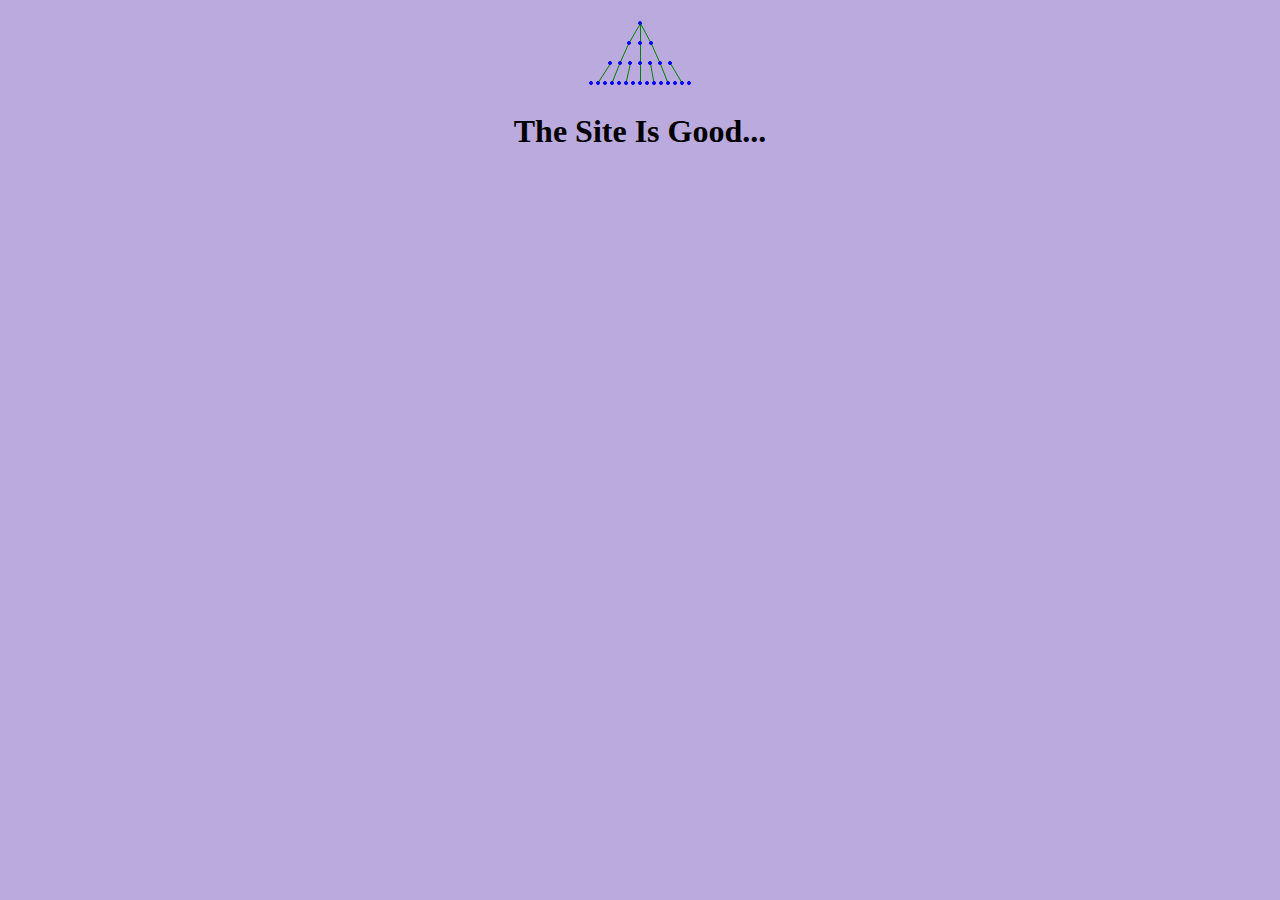
<file: index2020.html>
<!DOCTYPE html>
<html lang="ru">
<head>
  <meta charset="utf-8">
  <link rel="chortcut icon" type="image/x-icon" href="favicon.ico">
  <title>Fran1946 site</title>
<style>
body {text-align: center; background: #bad;}
</style>
</head>
<body>
<svg width="105" height="80" xmlns="http://www.w3.org/2000/svg" xmlns:xlink="http://www.w3.org/1999/xlink">
<defs>
  <circle x="0.5" y="0.5" r="1.5" style="fill:blue;stroke:blue;" id="junction"/>
</defs>
<path d="M52.5,15.5 v60" stroke="green" fill="none"/>
<path d="M52.5,15.5 63,35 72,55 80,75" stroke="green" fill="none"/>
<path d="M52.5,15.5 41,35 32,55 24,75" stroke="green" fill="none"/>
<path d="M22.5,55.5 10,75" stroke="green" fill="none"/>
<path d="M42.5,55.5 38,75" stroke="green" fill="none"/>
<path d="M62.5,55.5 66,75" stroke="green" fill="none"/>
<path d="M82.5,55.5 94,75" stroke="green" fill="none"/>
<!-- Соединения -->
<use xlink:href="#junction" transform="translate(52,15)"/>

<use xlink:href="#junction" transform="translate(41,35)"/>
<use xlink:href="#junction" transform="translate(52,35)"/>
<use xlink:href="#junction" transform="translate(63,35)"/>

<use xlink:href="#junction" transform="translate(22,55)"/>
<use xlink:href="#junction" transform="translate(32,55)"/>
<use xlink:href="#junction" transform="translate(42,55)"/>
<use xlink:href="#junction" transform="translate(52,55)"/>
<use xlink:href="#junction" transform="translate(62,55)"/>
<use xlink:href="#junction" transform="translate(72,55)"/>
<use xlink:href="#junction" transform="translate(82,55)"/>


<use xlink:href="#junction" transform="translate(3,75)"/>
<use xlink:href="#junction" transform="translate(10,75)"/>
<use xlink:href="#junction" transform="translate(17,75)"/>
<use xlink:href="#junction" transform="translate(24,75)"/>
<use xlink:href="#junction" transform="translate(31,75)"/>
<use xlink:href="#junction" transform="translate(38,75)"/>
<use xlink:href="#junction" transform="translate(45,75)"/>

<use xlink:href="#junction" transform="translate(52,75)"/>

<use xlink:href="#junction" transform="translate(59,75)"/>
<use xlink:href="#junction" transform="translate(66,75)"/>
<use xlink:href="#junction" transform="translate(73,75)"/>
<use xlink:href="#junction" transform="translate(80,75)"/>
<use xlink:href="#junction" transform="translate(87,75)"/>
<use xlink:href="#junction" transform="translate(94,75)"/>
<use xlink:href="#junction" transform="translate(101,75)"/>
</svg>

<h1>The Site Is Good...</h1>
  <script>/*
    <link rel="shortcut icon" type="image/png" href="favicon.png">
  
  */</script>
</body></html>
</file>
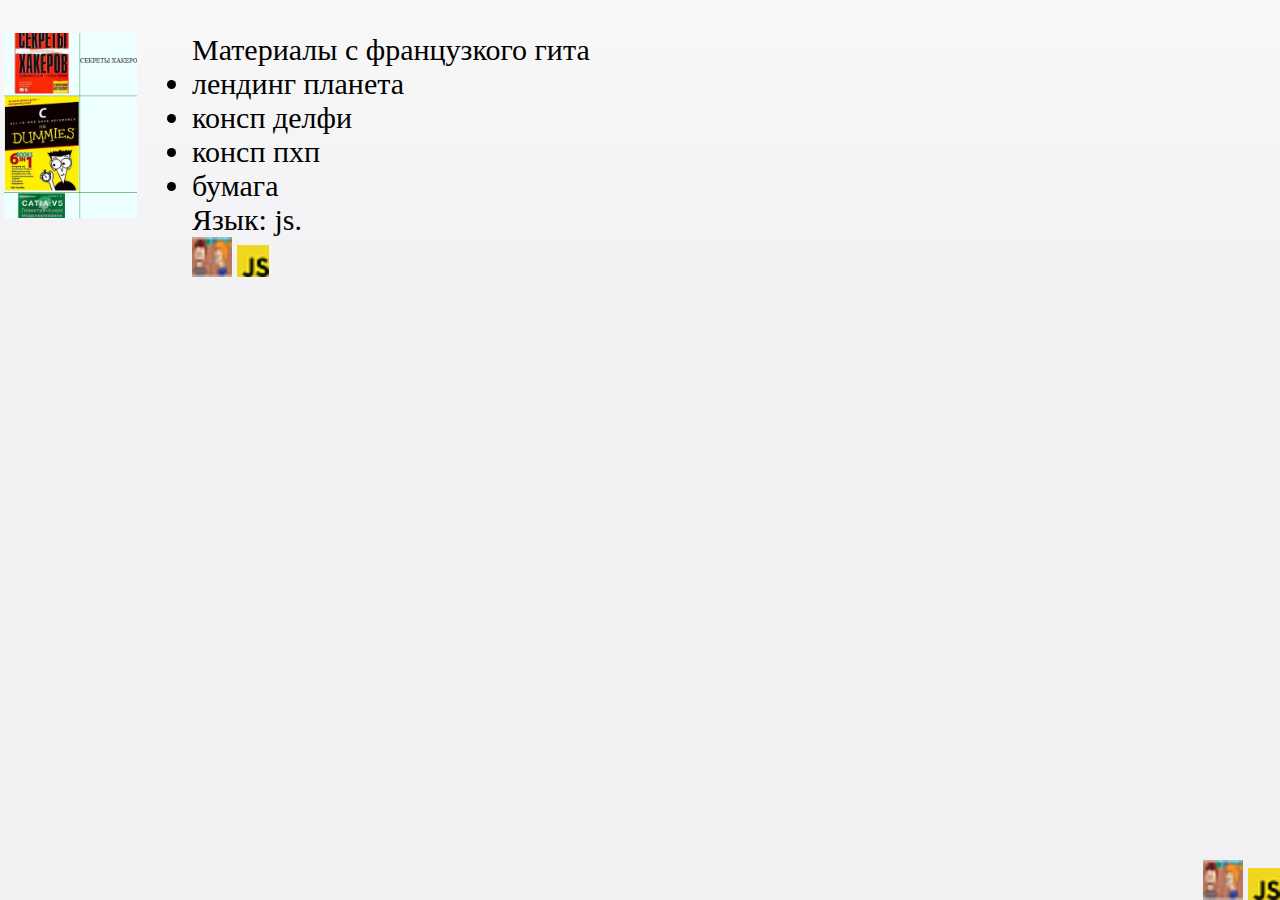
<file: infojs.html>
<!DOCTYPE html>
<html lang="en">
<head>
  <meta charset="UTF-8">
  <meta http-equiv="X-UA-Compatible" content="IE=edge">
  <meta name="viewport" content="width=device-width, initial-scale=1.0">
  <link rel="icon" type="image/x-icon" href=
"[data-uri]">


  <title>info</title>
  <style>
  *:not(hr), *::after, *::before {box-sizing: border-box;margin:0;padding:0;border:0;
  font-size: 30px;
  }ul {l0ist-style-type: none;}
#i{padding: 33px 0;background: linear-gradient(#faf8f8e6, #f1f1f4);
text-align: center;
display: flex;
}
#i div {padding: 0 55px 0 4px;}
#i article{text-align:left;}
.app{aspect-ratio:1; width:40px;
display: inline-block;
background-repeat: no-repeat;
background-size: cover;
background-image: url(

[data-uri]);

}

.vendor{aspect-ratio:1; width:32px;
display: inline-block;
background-repeat: no-repeat;
background-size: cover;
background-image: url(
[data-uri]);
}

@media screen and (max-width: 420px) {
.saw{visibility: hidden;}
}
  </style>  
</head>
<body text="black" bgcolor="#f1f1f4">

<div id=i>
<div><img src="info.png" width="133" alt=""></div>
<article>
Материалы с французкого гита<br>
<ul>
<li>лендинг планета
<li>консп делфи
<li>консп пхп
<li>бумага
</ul>
Язык: js.<br>
<p class="app saw" style="margin-right: -3px;"></p>
<p class="vendor saw"></p>
</article>
</div>

<p class="app" style="position:fixed; bottom:0; right: 37px;"></p>
<p class="vendor" style="position:fixed; bottom:0; right:0;"></p>

</body>
</html>
</file>
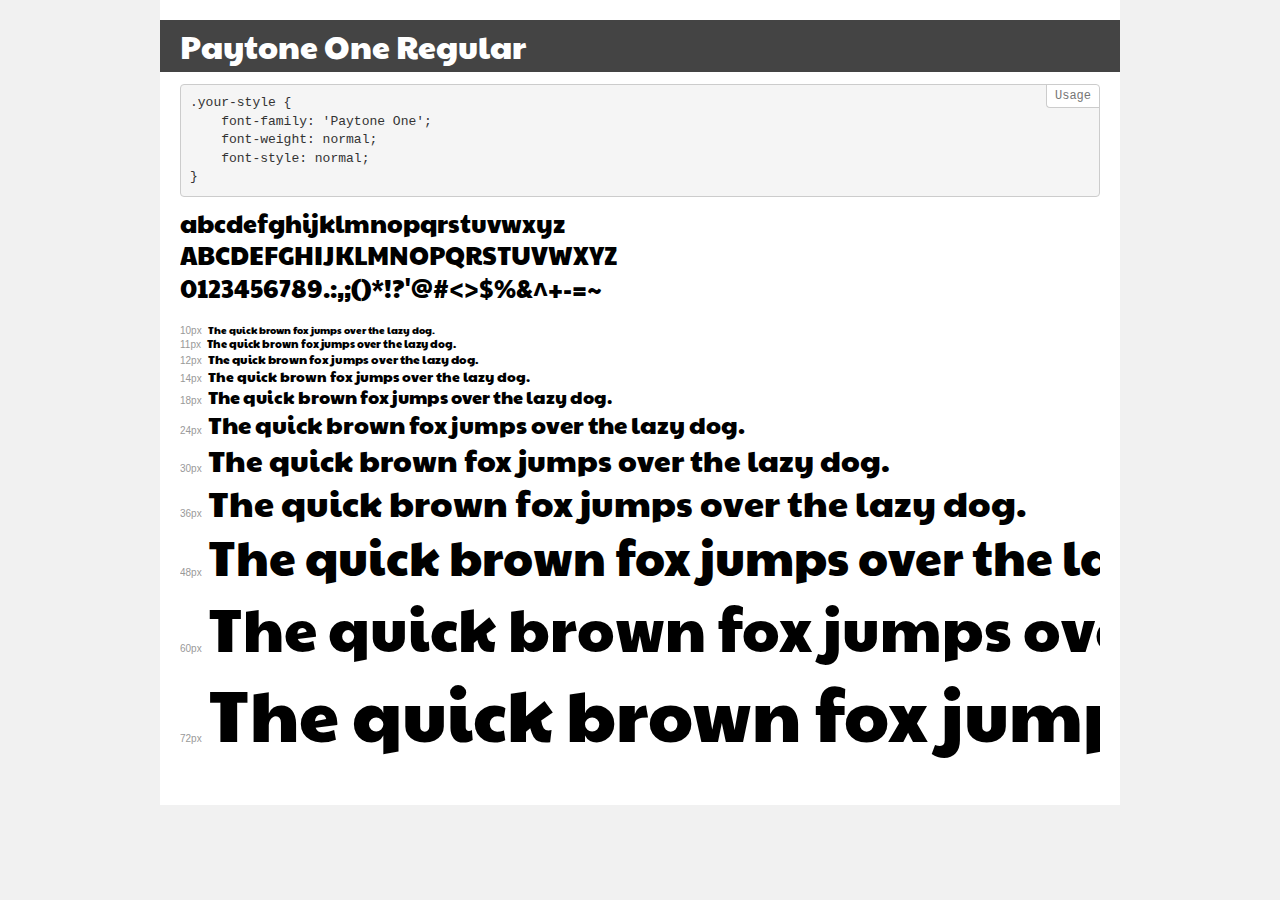
<file: font/Новая папка/demo.html>
<!DOCTYPE html>
<html>
<head>
    <meta charset="utf-8">
    <meta http-equiv="X-UA-Compatible" content="IE=edge">
    <meta name="viewport" content="width=device-width, initial-scale=1">
    <meta name="robots" content="noindex, noarchive">
    <meta name="format-detection" content="telephone=no">
    <title>Transfonter demo</title>
    <link href="stylesheet.css" rel="stylesheet">
    <style>
        /*
        http://meyerweb.com/eric/tools/css/reset/
        v2.0 | 20110126
        License: none (public domain)
        */
        html, body, div, span, applet, object, iframe,
        h1, h2, h3, h4, h5, h6, p, blockquote, pre,
        a, abbr, acronym, address, big, cite, code,
        del, dfn, em, img, ins, kbd, q, s, samp,
        small, strike, strong, sub, sup, tt, var,
        b, u, i, center,
        dl, dt, dd, ol, ul, li,
        fieldset, form, label, legend,
        table, caption, tbody, tfoot, thead, tr, th, td,
        article, aside, canvas, details, embed,
        figure, figcaption, footer, header, hgroup,
        menu, nav, output, ruby, section, summary,
        time, mark, audio, video {
            margin: 0;
            padding: 0;
            border: 0;
            font-size: 100%;
            font: inherit;
            vertical-align: baseline;
        }
        /* HTML5 display-role reset for older browsers */
        article, aside, details, figcaption, figure,
        footer, header, hgroup, menu, nav, section {
            display: block;
        }
        body {
            line-height: 1;
        }
        ol, ul {
            list-style: none;
        }
        blockquote, q {
            quotes: none;
        }
        blockquote:before, blockquote:after,
        q:before, q:after {
            content: '';
            content: none;
        }
        table {
            border-collapse: collapse;
            border-spacing: 0;
        }
        /* common styles */
        body {
            background: #f1f1f1;
            color: #000;
        }
        .page {
            background: #fff;
            width: 920px;
            margin: 0 auto;
            padding: 20px 20px 0 20px;
            overflow: hidden;
        }
        .font-container {
            overflow-x: auto;
            overflow-y: hidden;
            margin-bottom: 40px;
            line-height: 1.3;
            white-space: nowrap;
            padding-bottom: 5px;
        }
        h1 {
            position: relative;
            background: #444;
            font-size: 32px;
            color: #fff;
            padding: 10px 20px;
            margin: 0 -20px 12px -20px;
        }
        .letters {
            font-size: 25px;
            margin-bottom: 20px;
        }
        .s10:before {
            content: '10px';
        }
        .s11:before {
            content: '11px';
        }
        .s12:before {
            content: '12px';
        }
        .s14:before {
            content: '14px';
        }
        .s18:before {
            content: '18px';
        }
        .s24:before {
            content: '24px';
        }
        .s30:before {
            content: '30px';
        }
        .s36:before {
            content: '36px';
        }
        .s48:before {
            content: '48px';
        }
        .s60:before {
            content: '60px';
        }
        .s72:before {
            content: '72px';
        }
        .s10:before, .s11:before, .s12:before, .s14:before,
        .s18:before, .s24:before, .s30:before, .s36:before,
        .s48:before, .s60:before, .s72:before {
            font-family: Arial, sans-serif;
            font-size: 10px;
            font-weight: normal;
            font-style: normal;
            color: #999;
            padding-right: 6px;
        }
        pre {
            display: block;
            position: relative;
            padding: 9px;
            margin: 0 0 10px;
            font-family: Monaco, Menlo, Consolas, "Courier New", monospace !important;
            font-size: 13px;
            line-height: 1.428571429;
            color: #333;
            font-weight: normal !important;
            font-style: normal !important;
            background-color: #f5f5f5;
            border: 1px solid #ccc;
            overflow-x: auto;
            border-radius: 4px;
        }
        pre:after {
            display: block;
            position: absolute;
            right: 0;
            top: 0;
            content: 'Usage';
            line-height: 1;
            padding: 5px 8px;
            font-size: 12px;
            color: #767676;
            background-color: #fff;
            border: 1px solid #ccc;
            border-right: none;
            border-top: none;
            border-radius: 0 4px 0 4px;
            z-index: 10;
        }
        /* responsive */
        @media (max-width: 959px) {
            .page {
                width: auto;
                margin: 0;
            }
        }
    </style>
</head>
<body>
<div class="page">
    <div class="demo" style="font-family: 'Paytone One'; font-weight: normal; font-style: normal;">
        <h1>Paytone One Regular</h1>
        <pre>.your-style {
    font-family: 'Paytone One';
    font-weight: normal;
    font-style: normal;
}</pre>
        <div class="font-container">
            <p class="letters">
                abcdefghijklmnopqrstuvwxyz<br>
ABCDEFGHIJKLMNOPQRSTUVWXYZ<br>
                0123456789.:,;()*!?'@#<>$%&^+-=~
            </p>
            <p class="s10" style="font-size: 10px;">The quick brown fox jumps over the lazy dog.</p>
            <p class="s11" style="font-size: 11px;">The quick brown fox jumps over the lazy dog.</p>
            <p class="s12" style="font-size: 12px;">The quick brown fox jumps over the lazy dog.</p>
            <p class="s14" style="font-size: 14px;">The quick brown fox jumps over the lazy dog.</p>
            <p class="s18" style="font-size: 18px;">The quick brown fox jumps over the lazy dog.</p>
            <p class="s24" style="font-size: 24px;">The quick brown fox jumps over the lazy dog.</p>
            <p class="s30" style="font-size: 30px;">The quick brown fox jumps over the lazy dog.</p>
            <p class="s36" style="font-size: 36px;">The quick brown fox jumps over the lazy dog.</p>
            <p class="s48" style="font-size: 48px;">The quick brown fox jumps over the lazy dog.</p>
            <p class="s60" style="font-size: 60px;">The quick brown fox jumps over the lazy dog.</p>
            <p class="s72" style="font-size: 72px;">The quick brown fox jumps over the lazy dog.</p>
        </div>
    </div>
</div>
</body>
</html>
</file>
<file: font.css>
@font-face {
	  font-family: 's';
	  src: local("s"), local("s"), 
	  url("font/SourceSansPro-Regular.ttf") format("truetype");
	  font-weight: 400;
	  font-style: normal; }

	@font-face {
	  font-family: 'p';
	  src: local("p"), local("p"), 
	  url("font/PaytoneOne-Regular.ttf") format("truetype");
	  font-weight: 400;
	  font-style: normal; }
</file>
<file: style.css>
*, *::after, *::before {
  box-sizing: border-box;
  margin: 0;
  padding: 0;
  font-family: s;
  font-style: normal;
  font-weight: 400;
  font-size: 20px; 
  line-height: 32px;
  color: white;
  background-color: transparent;/*#0d0d0e;*/
}

ul, ol {
  list-style-type: none;
}

html {
  scroll-behavior: smooth;
}

body {background:#0d0d0e;}
a {
  color: inherit;
  text-decoration: inherit;
}

.container {
  max-width: 1200px;
  width: 90%;
  margin: 0 auto;
}

.container-wide {
  max-width: 1440px;
  width: 100%;
  margin: 0 auto;
}

.mobile {
  color: #ffffff;
  width: 150vw;
  height: 150vh;
  background: rgba(5, 114, 114, 0.9607843137);
  position: fixed;
  right: 0;
  top: 0;
  display: flex;
  justify-content: flex-end;
  transform: translateX(0);
  transition: 2s;
  pointer-events: auto;
  z-index: 10;
  font-family: s;
  font-size: 26px;
}
.mobile button {
  font-family: sans-serif;
  font-size: 26px;
}
.mobile__close {
  font-size: 80px;
  line-height: 81px;
}
.mobile__menu {
  margin: 2px 37px;
}
.mobile__menu li {
  margin: 14px 0;
}
.mobile__menu li:hover {
  opacity: 0.7;
  cursor: pointer;
}

.vid {
  opacity: 0;
  pointer-events: none;
  transform: translateX(-100%);
  transition: 1s;
}

.hidden {
  display: none;
}

.weld {
  white-space: nowrap;
}

.pointer:hover {
  cursor: pointer;
}

.header {
	
  display: flex;
  justify-content: space-between;
  align-items: center;
  font-family: p;
  font-size: 14px;
  line-height: 20px;

  line-height: 20px;
  color: #214E41;
}
.header ul {
  display: flex;
}
.header ol {
  display: none;
  margin-right: 0px;
}
.header li:hover {
  cursor: pointer;
}





@media only screen and (max-width: 850px) {
  .header ul {
    display: none;
  }
}
@media only screen and (max-width: 850px) {
  .header ol {
    display: flex;
  }
}
</file>
<file: sass/style.css>
.btn {
  padding: 7px 37px;
  display: inline-block;
  font-family: p;
  font-size: 18px;
  line-height: 20px;
  background: #d400b3;
}

.logo ul {
  display: flex;
}

.logo li {
  padding-left: 55px;
}

@media screen and (max-width: 700px) {
  .logo ul {
    display: none;
  }
}
h1 {
  font-family: p;
  font-size: 84px;
  line-height: 100px;
  width: 100%;
  max-width: 658px;
  background: none;
}

@media screen and (max-width: 400px) {
  h1 {
    font-size: 52px;
    line-height: 64px;
  }
}
@media screen and (max-width: 350px) {
  h1 {
    font-size: 40px;
    line-height: 50px;
  }
}
h2 {
  font-family: p;
  font-size: 52px;
  line-height: 64px;
  text-align: center;
}

@media screen and (max-width: 350px) {
  h2 {
    font-size: 32px;
    line-height: 44px;
  }
}
h3 {
  padding: 4px 0 7px;
  font-family: p;
  font-size: 32px;
  line-height: 44px;
}

h4 {
  padding: 4px 0 7px;
  font-family: p;
  font-size: 23px;
  line-height: 32px;
}

.header {
  position: relative;
}
.header__ball {
  display: block;
  width: 100%;
}
.header__nav {
  z-index: 14;
}
.header__box {
  display: flex;
  align-items: center;
  width: -webkit-fit-content;
  width: -moz-fit-content;
  width: fit-content;
  background: none;
}
.header__img {
  display: block;
}
.header__ballwr {
  position: absolute;
  background: green;
  top: 0;
  right: 0;
  width: 100%;
  max-width: 811px;
}
.header__ballwr:after {
  position: absolute;
  content: "";
  display: block;
  width: 139px;
  height: 334px;
  background: #0d0d0e;
  bottom: 0;
  left: 0;
  border-top: 153px solid black;
}

.discover {
  padding: 73px 0 120px;
  display: flex;
  justify-content: space-between;
  align-items: flex-start;
}
.discover__box {
  z-index: 3;
  background: none;
}
.discover__text {
  width: 100%;
  max-width: 641px;
}

.slider {
  background: #0d0d0e;
}
.slider__viewer {
  overflow: hidden;
}
.slider__inner {
  overflow: hidden;
  padding-top: 56px;
}
.slider__gallery {
  padding: 192px 0 180px;
  background: #262627;
}
.slider__tape {
  display: flex;
  justify-content: flex-start;
  gap: 56px;
}
.slider__video {
  width: 100%;
  max-width: 700px;
  background: #262627;
}
.slider__title {
  margin: 0 auto;
  display: flex;
  align-items: center;
  width: -webkit-fit-content;
  width: -moz-fit-content;
  width: fit-content;
  gap: 13px;
  height: 120px;
  font-family: p;
  font-size: 32px;
  line-height: 44px;
}
.slider__widget {
  gap: 20px;
  display: flex;
  justify-content: center;
  flex-wrap: wrap;
  gap: 30px 50px;
}
.slider__widget fieldset {
  padding: 4px 0 7px;
  border: none;
  width: -webkit-fit-content;
  width: -moz-fit-content;
  width: fit-content;
  text-align: center;
  font-family: s;
  font-size: 16px;
  line-height: 20px;
}
.slider__widget legend {
  padding: 4px 0 7px;
  text-align: center;
  font-family: p;
  font-size: 56px;
  line-height: 56px;
}
.slider__info {
  padding: 113px 0 0;
  background: #262627;
}
.slider__wrap {
  background: #262627;
  display: flex;
  justify-content: space-between;
  align-items: center;
}
.slider__text {
  width: 90%;
  max-width: 395px;
}

@media screen and (max-width: 830px) {
  .slider__wrap {
    display: block;
    text-align: center;
  }
  .slider__text {
    margin: 0 auto;
  }
}
.cardbar {
  padding: 177px 0 0;
  background: #0d0d0e;
}
.cardbar__userpic {
  width: 59px;
  height: 59px;
  background: white;
  border-radius: 50%;
}
.cardbar__caption {
  padding: 7px 0 8px;
}
.cardbar__text {
  padding: 4px 0 7px;
  font-family: s;
  font-size: 16px;
  line-height: 26px;
  max-width: 222px;
}
.cardbar__list {
  margin-top: 35px;
  width: 100%;
  display: flex;
  justify-content: space-between;
  align-items: flex-start;
  flex-wrap: wrap;
  row-gap: 60px;
}
.cardbar__list li {
  padding: 20px 0 0 20px;
  position: relative;
  display: block;
  width: 388px;
  height: 225px;
  border: 1px solid white;
  background: grey;
  overflow: hidden;
}
.cardbar__list li::after {
  content: "";
  position: absolute;
  display: block;
  width: 50px;
  height: 1px;
  top: 0;
  right: 0;
  background: white;
  transform: translate(8px, 16px) rotate(45deg);
}

@media screen and (max-width: 1305px) {
  .cardbar__list {
    justify-content: center;
    gap: 20px;
  }
}
.sale {
  padding: 185px 0 52px;
}
.sale__title {
  text-align: left;
}
.sale__main {
  padding: 1px 0 60px;
}
.sale__article {
  margin-bottom: 93px;
}
.sale__header {
  display: flex;
  justify-content: space-between;
  font-family: s;
  font-size: 16px;
  line-height: 20px;
}
.sale__caption {
  color: white;
}
.sale__price {
  color: #d400b4;
}
.sale__img {
  display: block;
  width: 100%;
}
.sale__link {
  padding: 13px 0 70px;
  display: flex;
  justify-content: flex-end;
}
.sale__arrow {
  font-family: p;
  font-size: 18px;
  line-height: 20px;
  color: #d400b3;
}
.sale__box {
  margin-top: 27px;
  -moz-column-count: 2;
       column-count: 2;
  gap: 10%;
}

@media screen and (max-width: 550px) {
  .sale__box {
    -moz-column-count: 1;
         column-count: 1;
  }
}
.artists {
  background: linear-gradient(to right, #262627 50%, #0d0d0e 50%, #0d0d0e 100%);
}
.artists__cards {
  padding: 40px 0;
  display: flex;
  justify-content: space-between;
  row-gap: 30px;
  b0ackground: olive;
  flex-wrap: wrap;
  background: #262627;
}
.artists__cards li {
  padding: 0px 0 4px;
  position: relative;
  width: 100%;
  max-width: 369px;
  text-align: center;
  overflow: hidden;
}
.artists__cards img {
  margin-bottom: 44px;
}
.artists__cards a {
  margin: 11px 0 16px;
}
.artists__tabs {
  display: grid;
  grid-template-columns: 1fr 1fr;
}
.artists__tab1 {
  margin: 0 auto;
  padding: 44px 0 4px;
  width: -webkit-fit-content;
  width: -moz-fit-content;
  width: fit-content;
  background: #262627;
}
.artists__arrow {
  font-family: p;
  font-size: 18px;
  line-height: 20px;
  color: #d400b3;
}
.artists__link {
  padding: 0px 0 0px;
}
.artists__tab2 {
  background: none;
  display: flex;
  justify-content: center;
  align-items: center;
}
.artists__gallery {
  padding: 0px 0px 82px;
  background: #262627;
}
.artists__userpic_1 {
  position: absolute;
  width: 100px;
  height: 100px;
  top: 148px;
  left: 50%;
  transform: translateX(-50%);
  background: url(../img/pic17.png);
}
.artists__userpic_2 {
  position: absolute;
  width: 100px;
  height: 100px;
  top: 148px;
  left: 50%;
  transform: translateX(-50%);
  background: url(../img/pic18.png);
}
.artists__userpic_3 {
  position: absolute;
  width: 100px;
  height: 100px;
  top: 148px;
  left: 50%;
  transform: translateX(-50%);
  background: url(../img/pic19.png);
}

@media screen and (max-width: 837px) {
  .artists__cards {
    display: flex;
    justify-content: center;
  }
}
@media screen and (max-width: 912px) {
  .artists {
    background: linear-gradient(to top, #262627 50%, #0d0d0e 50%, #0d0d0e 100%);
  }
  .artists__tabs {
    display: grid;
    grid-template-columns: 1fr;
    grid-template-rows: 1fr 1fr;
  }
  .artists__tabs div:nth-child(1) {
    order: 2;
  }
  .artists__tabs div:nth-child(2) {
    order: 1;
  }
}
#backdoor__mainForm {
  margin: 22px auto 4px;
  display: flex;
  width: 90%;
}

#backdoor__edit {
  padding: 3px 13px;
  color: #000;
  border: none;
  background-color: rgba(255, 255, 255, 0.4392156863);
  width: 456px;
  height: 50px;
  f0lex-shrink: 2;
}

#backdoor__button {
  border: none;
  background: #d400b3;
  width: 144px;
  min-width: 44px;
  height: 50px;
  f0lex-shrink: 0;
}

@media screen and (max-width: 756px) {
  #backdoor__edit {
    width: 70%;
  }
  #backdoor__button {
    width: 30%;
  }
}
.backdoor {
  padding: 121px 0px 2px;
  position: relative;
}
.backdoor__text {
  margin: 0 auto;
  text-align: center;
  width: 100%;
  max-width: 444px;
  overflow: hidden;
}
.backdoor__narrow {
  margin: 45px auto 330px;
  position: relative;
  max-width: 878px;
  width: 90%;
  height: 300px;
  b0order: 2px solid cyan;
}
.backdoor__narrow li {
  padding-bottom: 5px;
  display: flex;
  justify-content: center;
  align-items: center;
  background: rgba(255, 255, 255, 0.4666666667);
  width: 314px;
  height: 118px;
  position: absolute;
  b0order: 1px dotted red;
}
.backdoor__narrow li:nth-child(5) {
  top: 0;
  right: 0;
}
.backdoor__narrow li:nth-child(4) {
  top: 0;
  left: 0;
}
.backdoor__narrow li:nth-child(3) {
  bottom: 0;
  right: 0;
}
.backdoor__narrow li:nth-child(2) {
  bottom: 0;
  left: 0;
}
.backdoor__narrow li:nth-child(1) {
  top: 50%;
  right: 50%;
  transform: translate(50%, -50%);
}
.backdoor__narrow li img {
  display: block;
  background: none;
}
.backdoor__formwr {
  padding: 135px 0 71px;
  position: relative;
  display: flex;
  justify-content: center;
  align-items: center;
  flex-direction: column;
  background: #262627;
  border-bottom: 5px solid #d400b3;
}
.backdoor__formwr > * {
  width: 90%;
  max-width: 528px;
  text-align: center;
  background: none;
}
.backdoor__hand {
  background-color: transparent;
  position: absolute;
  top: -630px;
  width: 100%;
  height: 733px;
  background-image: url(../img/pic20.png);
  background-position: center;
  background-size: auto 100%;
  background-repeat: no-repeat;
}

@media screen and (max-width: 680px) {
  .backdoor__narrow {
    height: 590px;
  }
  .backdoor__narrow li {
    width: 100%;
  }
  .backdoor__narrow li:nth-child(1) {
    top: 0px;
    left: 0;
    transform: none;
  }
  .backdoor__narrow li:nth-child(2) {
    top: 100px;
    left: 0;
  }
  .backdoor__narrow li:nth-child(3) {
    top: 200px;
    left: 0;
  }
  .backdoor__narrow li:nth-child(4) {
    top: 300px;
    left: 0;
  }
  .backdoor__narrow li:nth-child(5) {
    top: 400px;
    left: 0;
  }
}
footer ul {
  display: flex;
}

footer li {
  cursor: pointer;
}

.footer {
  padding: 68px 0 29px;
  display: flex;
  justify-content: space-between;
  align-items: center;
  border-bottom: 1px solid white;
}
.footer__logo {
  display: flex;
  align-items: center;
  width: -webkit-fit-content;
  width: -moz-fit-content;
  width: fit-content;
  background: none;
}
.footer__img {
  display: block;
}
.footer__soc {
  gap: 12px;
}
.footer__soc img {
  background: none;
}
.footer__soc li {
  display: flex;
  justify-content: center;
  align-items: center;
  width: 46px;
  height: 46px;
  background: rgba(196, 196, 196, 0.4666666667);
  border: 1px solid #E5E5E5;
  border-opacity: 1;
}
.footer__soc li:hover {
  background: #d400b3;
}

.footee {
  padding: 25px 0 25px;
  text-align: center;
  font-size: 16pz;
  line-height: 20px;
}/*# sourceMappingURL=style.css.map */
</file>
<file: font/Новая папка/stylesheet.css>
@font-face {
    font-family: 'Paytone One';
    src: url('PaytoneOne-Regular.eot');
    src: local('Paytone One Regular'), local('PaytoneOne-Regular'),
        url('PaytoneOne-Regular.eot?#iefix') format('embedded-opentype'),
        url('PaytoneOne-Regular.woff2') format('woff2'),
        url('PaytoneOne-Regular.woff') format('woff'),
        url('PaytoneOne-Regular.ttf') format('truetype');
    font-weight: normal;
    font-style: normal;
}
</file>
